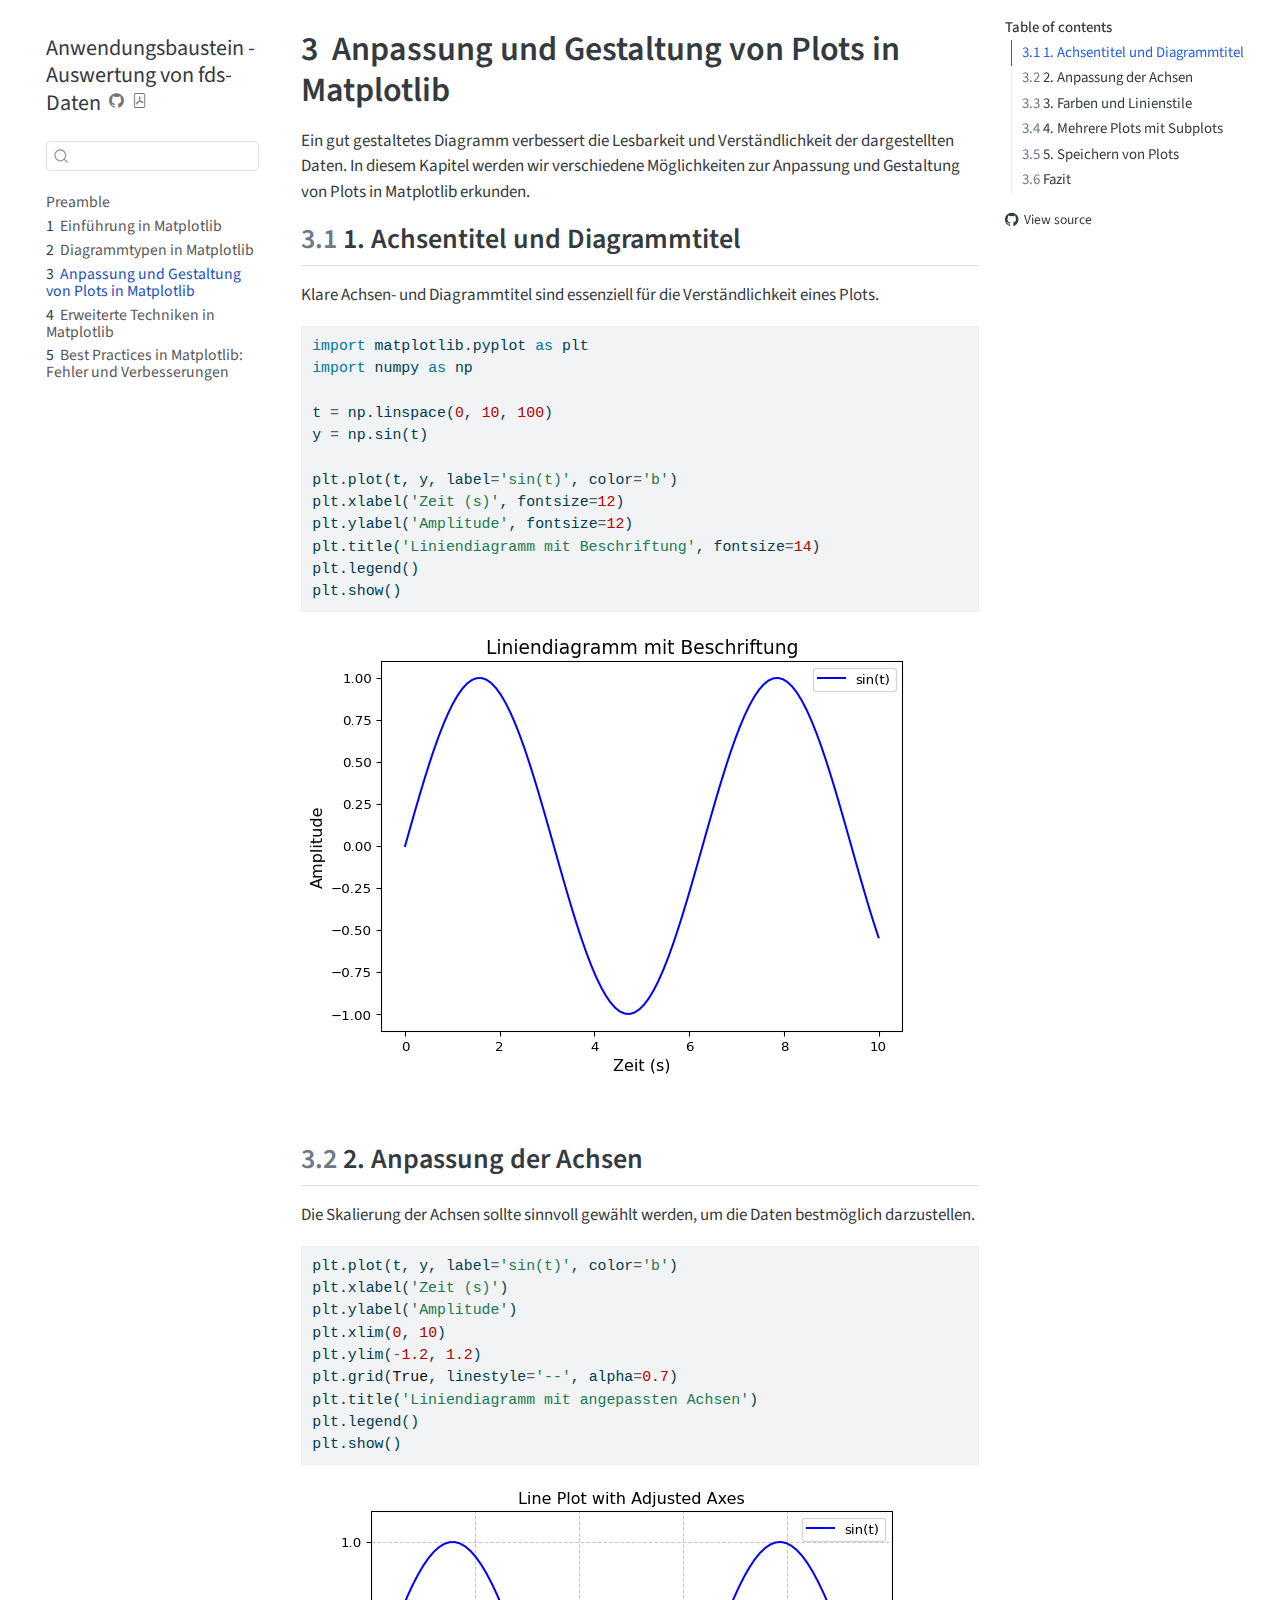
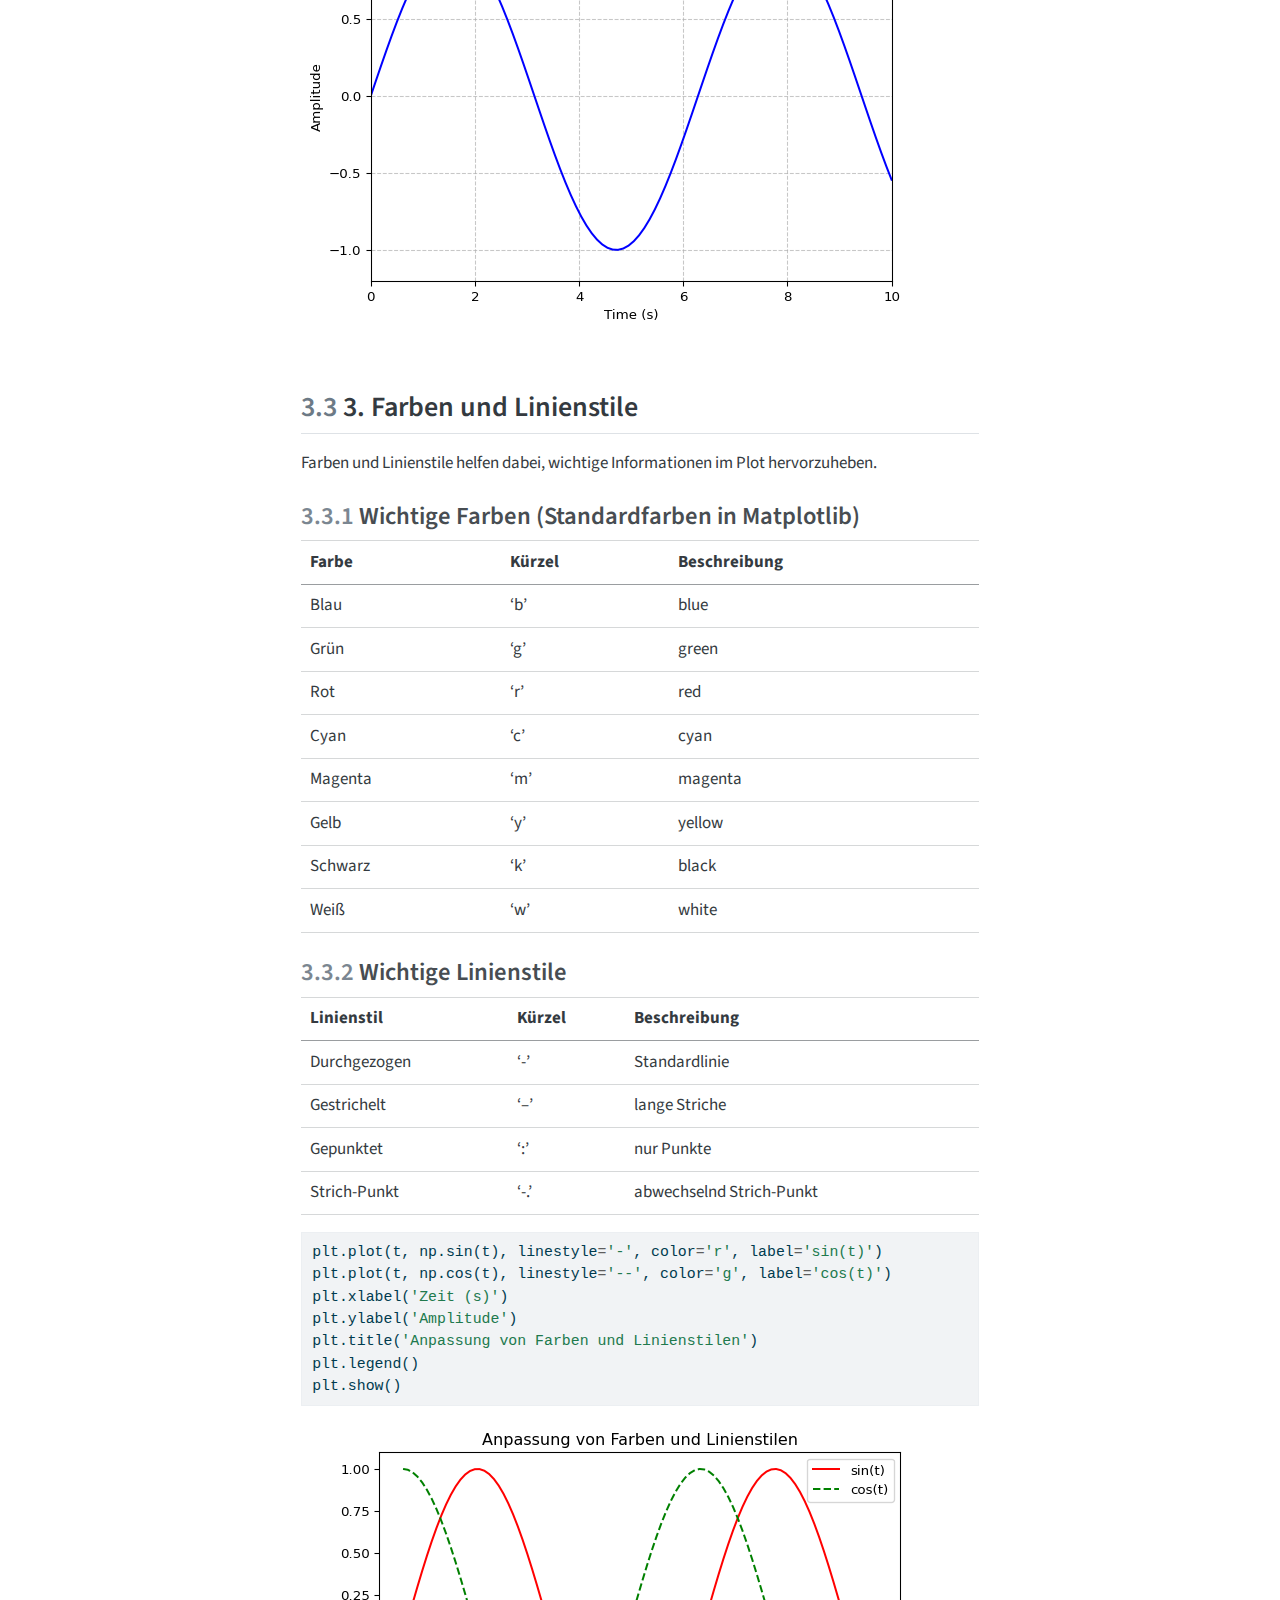
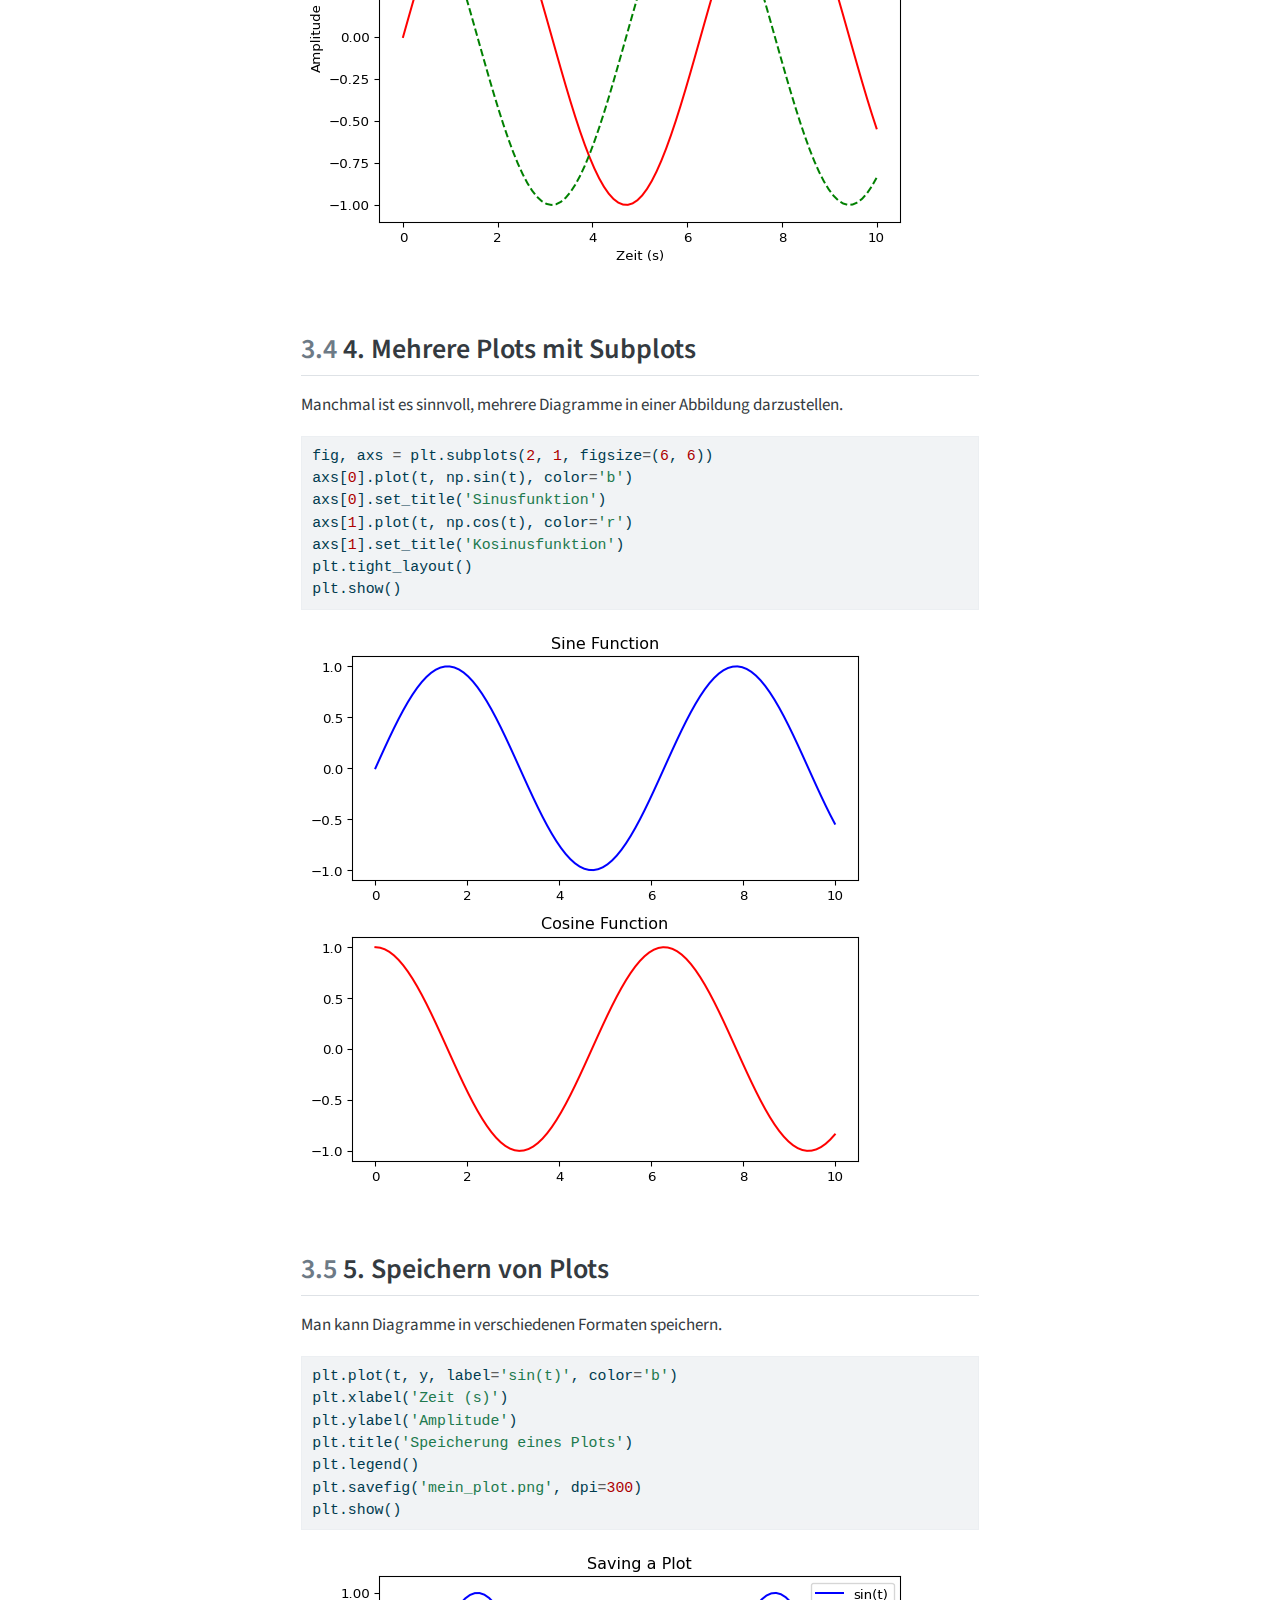
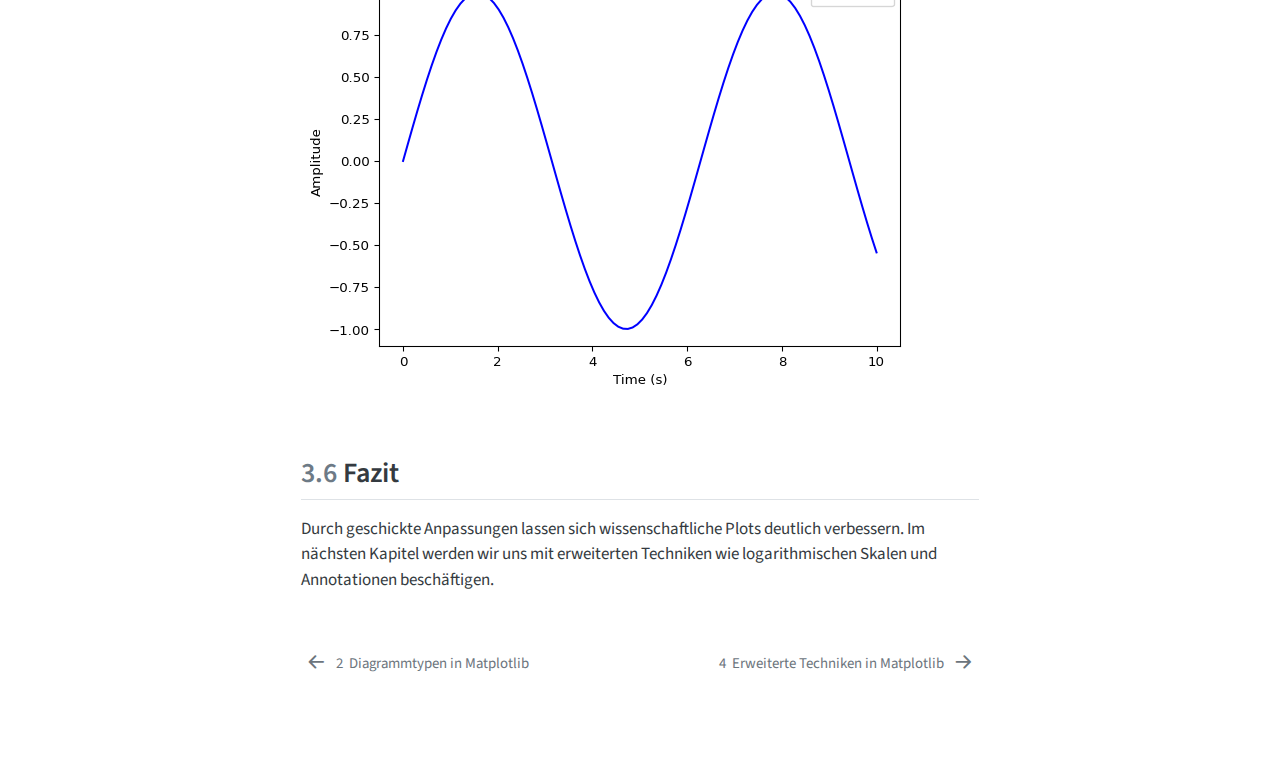
<file: output/book/skript/adapting_plots.html>
<!DOCTYPE html>
<html xmlns="http://www.w3.org/1999/xhtml" lang="en" xml:lang="en"><head>

<meta charset="utf-8">
<meta name="generator" content="quarto-1.6.42">

<meta name="viewport" content="width=device-width, initial-scale=1.0, user-scalable=yes">


<title>3&nbsp; Anpassung und Gestaltung von Plots in Matplotlib – Anwendungsbaustein - Auswertung von fds-Daten</title>
<style>
code{white-space: pre-wrap;}
span.smallcaps{font-variant: small-caps;}
div.columns{display: flex; gap: min(4vw, 1.5em);}
div.column{flex: auto; overflow-x: auto;}
div.hanging-indent{margin-left: 1.5em; text-indent: -1.5em;}
ul.task-list{list-style: none;}
ul.task-list li input[type="checkbox"] {
  width: 0.8em;
  margin: 0 0.8em 0.2em -1em; /* quarto-specific, see https://github.com/quarto-dev/quarto-cli/issues/4556 */ 
  vertical-align: middle;
}
/* CSS for syntax highlighting */
pre > code.sourceCode { white-space: pre; position: relative; }
pre > code.sourceCode > span { line-height: 1.25; }
pre > code.sourceCode > span:empty { height: 1.2em; }
.sourceCode { overflow: visible; }
code.sourceCode > span { color: inherit; text-decoration: inherit; }
div.sourceCode { margin: 1em 0; }
pre.sourceCode { margin: 0; }
@media screen {
div.sourceCode { overflow: auto; }
}
@media print {
pre > code.sourceCode { white-space: pre-wrap; }
pre > code.sourceCode > span { display: inline-block; text-indent: -5em; padding-left: 5em; }
}
pre.numberSource code
  { counter-reset: source-line 0; }
pre.numberSource code > span
  { position: relative; left: -4em; counter-increment: source-line; }
pre.numberSource code > span > a:first-child::before
  { content: counter(source-line);
    position: relative; left: -1em; text-align: right; vertical-align: baseline;
    border: none; display: inline-block;
    -webkit-touch-callout: none; -webkit-user-select: none;
    -khtml-user-select: none; -moz-user-select: none;
    -ms-user-select: none; user-select: none;
    padding: 0 4px; width: 4em;
  }
pre.numberSource { margin-left: 3em;  padding-left: 4px; }
div.sourceCode
  {   }
@media screen {
pre > code.sourceCode > span > a:first-child::before { text-decoration: underline; }
}
</style>


<script src="../site_libs/quarto-nav/quarto-nav.js"></script>
<script src="../site_libs/quarto-nav/headroom.min.js"></script>
<script src="../site_libs/clipboard/clipboard.min.js"></script>
<script src="../site_libs/quarto-search/autocomplete.umd.js"></script>
<script src="../site_libs/quarto-search/fuse.min.js"></script>
<script src="../site_libs/quarto-search/quarto-search.js"></script>
<meta name="quarto:offset" content="../">
<link href="../skript/advanced_techniques.html" rel="next">
<link href="../skript/basic_plot_types.html" rel="prev">
<script src="../site_libs/quarto-html/quarto.js"></script>
<script src="../site_libs/quarto-html/popper.min.js"></script>
<script src="../site_libs/quarto-html/tippy.umd.min.js"></script>
<script src="../site_libs/quarto-html/anchor.min.js"></script>
<link href="../site_libs/quarto-html/tippy.css" rel="stylesheet">
<link href="../site_libs/quarto-html/quarto-syntax-highlighting-2f5df379a58b258e96c21c0638c20c03.css" rel="stylesheet" id="quarto-text-highlighting-styles">
<script src="../site_libs/bootstrap/bootstrap.min.js"></script>
<link href="../site_libs/bootstrap/bootstrap-icons.css" rel="stylesheet">
<link href="../site_libs/bootstrap/bootstrap-173c08f0120535b1b8a0ba1fc00bb1ae.min.css" rel="stylesheet" append-hash="true" id="quarto-bootstrap" data-mode="light">
<script id="quarto-search-options" type="application/json">{
  "location": "sidebar",
  "copy-button": false,
  "collapse-after": 3,
  "panel-placement": "start",
  "type": "textbox",
  "limit": 50,
  "keyboard-shortcut": [
    "f",
    "/",
    "s"
  ],
  "show-item-context": false,
  "language": {
    "search-no-results-text": "No results",
    "search-matching-documents-text": "matching documents",
    "search-copy-link-title": "Copy link to search",
    "search-hide-matches-text": "Hide additional matches",
    "search-more-match-text": "more match in this document",
    "search-more-matches-text": "more matches in this document",
    "search-clear-button-title": "Clear",
    "search-text-placeholder": "",
    "search-detached-cancel-button-title": "Cancel",
    "search-submit-button-title": "Submit",
    "search-label": "Search"
  }
}</script>


</head>

<body class="nav-sidebar floating">

<div id="quarto-search-results"></div>
  <header id="quarto-header" class="headroom fixed-top">
  <nav class="quarto-secondary-nav">
    <div class="container-fluid d-flex">
      <button type="button" class="quarto-btn-toggle btn" data-bs-toggle="collapse" role="button" data-bs-target=".quarto-sidebar-collapse-item" aria-controls="quarto-sidebar" aria-expanded="false" aria-label="Toggle sidebar navigation" onclick="if (window.quartoToggleHeadroom) { window.quartoToggleHeadroom(); }">
        <i class="bi bi-layout-text-sidebar-reverse"></i>
      </button>
        <nav class="quarto-page-breadcrumbs" aria-label="breadcrumb"><ol class="breadcrumb"><li class="breadcrumb-item"><a href="../skript/adapting_plots.html"><span class="chapter-number">3</span>&nbsp; <span class="chapter-title">Anpassung und Gestaltung von Plots in Matplotlib</span></a></li></ol></nav>
        <a class="flex-grow-1" role="navigation" data-bs-toggle="collapse" data-bs-target=".quarto-sidebar-collapse-item" aria-controls="quarto-sidebar" aria-expanded="false" aria-label="Toggle sidebar navigation" onclick="if (window.quartoToggleHeadroom) { window.quartoToggleHeadroom(); }">      
        </a>
      <button type="button" class="btn quarto-search-button" aria-label="Search" onclick="window.quartoOpenSearch();">
        <i class="bi bi-search"></i>
      </button>
    </div>
  </nav>
</header>
<!-- content -->
<div id="quarto-content" class="quarto-container page-columns page-rows-contents page-layout-article">
<!-- sidebar -->
  <nav id="quarto-sidebar" class="sidebar collapse collapse-horizontal quarto-sidebar-collapse-item sidebar-navigation floating overflow-auto">
    <div class="pt-lg-2 mt-2 text-left sidebar-header">
    <div class="sidebar-title mb-0 py-0">
      <a href="../">Anwendungsbaustein - Auswertung von fds-Daten</a> 
        <div class="sidebar-tools-main">
    <a href="https://github.com/bausteine-der-datenanalyse/a-auswertung_fds_daten" title="Source Code" class="quarto-navigation-tool px-1" aria-label="Source Code"><i class="bi bi-github"></i></a>
    <a href="../Anwendungsbaustein---Auswertung-von-fds-Daten.pdf" title="Download PDF" class="quarto-navigation-tool px-1" aria-label="Download PDF"><i class="bi bi-file-pdf"></i></a>
</div>
    </div>
      </div>
        <div class="mt-2 flex-shrink-0 align-items-center">
        <div class="sidebar-search">
        <div id="quarto-search" class="" title="Search"></div>
        </div>
        </div>
    <div class="sidebar-menu-container"> 
    <ul class="list-unstyled mt-1">
        <li class="sidebar-item">
  <div class="sidebar-item-container"> 
  <a href="../index.html" class="sidebar-item-text sidebar-link">
 <span class="menu-text">Preamble</span></a>
  </div>
</li>
        <li class="sidebar-item">
  <div class="sidebar-item-container"> 
  <a href="../skript/introduction.html" class="sidebar-item-text sidebar-link">
 <span class="menu-text"><span class="chapter-number">1</span>&nbsp; <span class="chapter-title">Einführung in Matplotlib</span></span></a>
  </div>
</li>
        <li class="sidebar-item">
  <div class="sidebar-item-container"> 
  <a href="../skript/basic_plot_types.html" class="sidebar-item-text sidebar-link">
 <span class="menu-text"><span class="chapter-number">2</span>&nbsp; <span class="chapter-title">Diagrammtypen in Matplotlib</span></span></a>
  </div>
</li>
        <li class="sidebar-item">
  <div class="sidebar-item-container"> 
  <a href="../skript/adapting_plots.html" class="sidebar-item-text sidebar-link active">
 <span class="menu-text"><span class="chapter-number">3</span>&nbsp; <span class="chapter-title">Anpassung und Gestaltung von Plots in Matplotlib</span></span></a>
  </div>
</li>
        <li class="sidebar-item">
  <div class="sidebar-item-container"> 
  <a href="../skript/advanced_techniques.html" class="sidebar-item-text sidebar-link">
 <span class="menu-text"><span class="chapter-number">4</span>&nbsp; <span class="chapter-title">Erweiterte Techniken in Matplotlib</span></span></a>
  </div>
</li>
        <li class="sidebar-item">
  <div class="sidebar-item-container"> 
  <a href="../skript/scientific_plotting.html" class="sidebar-item-text sidebar-link">
 <span class="menu-text"><span class="chapter-number">5</span>&nbsp; <span class="chapter-title">Best Practices in Matplotlib: Fehler und Verbesserungen</span></span></a>
  </div>
</li>
    </ul>
    </div>
</nav>
<div id="quarto-sidebar-glass" class="quarto-sidebar-collapse-item" data-bs-toggle="collapse" data-bs-target=".quarto-sidebar-collapse-item"></div>
<!-- margin-sidebar -->
    <div id="quarto-margin-sidebar" class="sidebar margin-sidebar">
        <nav id="TOC" role="doc-toc" class="toc-active">
    <h2 id="toc-title">Table of contents</h2>
   
  <ul>
  <li><a href="#achsentitel-und-diagrammtitel" id="toc-achsentitel-und-diagrammtitel" class="nav-link active" data-scroll-target="#achsentitel-und-diagrammtitel"><span class="header-section-number">3.1</span> 1. Achsentitel und Diagrammtitel</a></li>
  <li><a href="#anpassung-der-achsen" id="toc-anpassung-der-achsen" class="nav-link" data-scroll-target="#anpassung-der-achsen"><span class="header-section-number">3.2</span> 2. Anpassung der Achsen</a></li>
  <li><a href="#farben-und-linienstile" id="toc-farben-und-linienstile" class="nav-link" data-scroll-target="#farben-und-linienstile"><span class="header-section-number">3.3</span> 3. Farben und Linienstile</a>
  <ul class="collapse">
  <li><a href="#wichtige-farben-standardfarben-in-matplotlib" id="toc-wichtige-farben-standardfarben-in-matplotlib" class="nav-link" data-scroll-target="#wichtige-farben-standardfarben-in-matplotlib"><span class="header-section-number">3.3.1</span> Wichtige Farben (Standardfarben in Matplotlib)</a></li>
  <li><a href="#wichtige-linienstile" id="toc-wichtige-linienstile" class="nav-link" data-scroll-target="#wichtige-linienstile"><span class="header-section-number">3.3.2</span> Wichtige Linienstile</a></li>
  </ul></li>
  <li><a href="#mehrere-plots-mit-subplots" id="toc-mehrere-plots-mit-subplots" class="nav-link" data-scroll-target="#mehrere-plots-mit-subplots"><span class="header-section-number">3.4</span> 4. Mehrere Plots mit Subplots</a></li>
  <li><a href="#speichern-von-plots" id="toc-speichern-von-plots" class="nav-link" data-scroll-target="#speichern-von-plots"><span class="header-section-number">3.5</span> 5. Speichern von Plots</a></li>
  <li><a href="#fazit" id="toc-fazit" class="nav-link" data-scroll-target="#fazit"><span class="header-section-number">3.6</span> Fazit</a></li>
  </ul>
<div class="toc-actions"><ul><li><a href="https://github.com/bausteine-der-datenanalyse/a-auswertung_fds_daten/blob/main/skript/adapting_plots.qmd" class="toc-action"><i class="bi bi-github"></i>View source</a></li></ul></div></nav>
    </div>
<!-- main -->
<main class="content" id="quarto-document-content">

<header id="title-block-header" class="quarto-title-block default">
<div class="quarto-title">
<h1 class="title"><span class="chapter-number">3</span>&nbsp; <span class="chapter-title">Anpassung und Gestaltung von Plots in Matplotlib</span></h1>
</div>



<div class="quarto-title-meta">

    
  
    
  </div>
  


</header>


<p>Ein gut gestaltetes Diagramm verbessert die Lesbarkeit und Verständlichkeit der dargestellten Daten. In diesem Kapitel werden wir verschiedene Möglichkeiten zur Anpassung und Gestaltung von Plots in Matplotlib erkunden.</p>
<section id="achsentitel-und-diagrammtitel" class="level2" data-number="3.1">
<h2 data-number="3.1" class="anchored" data-anchor-id="achsentitel-und-diagrammtitel"><span class="header-section-number">3.1</span> 1. Achsentitel und Diagrammtitel</h2>
<p>Klare Achsen- und Diagrammtitel sind essenziell für die Verständlichkeit eines Plots.</p>
<div id="021e5a66" class="cell" data-execution_count="1">
<div class="sourceCode cell-code" id="cb1"><pre class="sourceCode python code-with-copy"><code class="sourceCode python"><span id="cb1-1"><a href="#cb1-1" aria-hidden="true" tabindex="-1"></a><span class="im">import</span> matplotlib.pyplot <span class="im">as</span> plt</span>
<span id="cb1-2"><a href="#cb1-2" aria-hidden="true" tabindex="-1"></a><span class="im">import</span> numpy <span class="im">as</span> np</span>
<span id="cb1-3"><a href="#cb1-3" aria-hidden="true" tabindex="-1"></a></span>
<span id="cb1-4"><a href="#cb1-4" aria-hidden="true" tabindex="-1"></a>t <span class="op">=</span> np.linspace(<span class="dv">0</span>, <span class="dv">10</span>, <span class="dv">100</span>)</span>
<span id="cb1-5"><a href="#cb1-5" aria-hidden="true" tabindex="-1"></a>y <span class="op">=</span> np.sin(t)</span>
<span id="cb1-6"><a href="#cb1-6" aria-hidden="true" tabindex="-1"></a></span>
<span id="cb1-7"><a href="#cb1-7" aria-hidden="true" tabindex="-1"></a>plt.plot(t, y, label<span class="op">=</span><span class="st">'sin(t)'</span>, color<span class="op">=</span><span class="st">'b'</span>)</span>
<span id="cb1-8"><a href="#cb1-8" aria-hidden="true" tabindex="-1"></a>plt.xlabel(<span class="st">'Zeit (s)'</span>, fontsize<span class="op">=</span><span class="dv">12</span>)</span>
<span id="cb1-9"><a href="#cb1-9" aria-hidden="true" tabindex="-1"></a>plt.ylabel(<span class="st">'Amplitude'</span>, fontsize<span class="op">=</span><span class="dv">12</span>)</span>
<span id="cb1-10"><a href="#cb1-10" aria-hidden="true" tabindex="-1"></a>plt.title(<span class="st">'Liniendiagramm mit Beschriftung'</span>, fontsize<span class="op">=</span><span class="dv">14</span>)</span>
<span id="cb1-11"><a href="#cb1-11" aria-hidden="true" tabindex="-1"></a>plt.legend()</span>
<span id="cb1-12"><a href="#cb1-12" aria-hidden="true" tabindex="-1"></a>plt.show()</span></code><button title="Copy to Clipboard" class="code-copy-button"><i class="bi"></i></button></pre></div>
<div class="cell-output cell-output-display">
<div>
<figure class="figure">
<p><img src="adapting_plots_files/figure-html/cell-2-output-1.png" class="img-fluid figure-img"></p>
</figure>
</div>
</div>
</div>
</section>
<section id="anpassung-der-achsen" class="level2" data-number="3.2">
<h2 data-number="3.2" class="anchored" data-anchor-id="anpassung-der-achsen"><span class="header-section-number">3.2</span> 2. Anpassung der Achsen</h2>
<p>Die Skalierung der Achsen sollte sinnvoll gewählt werden, um die Daten bestmöglich darzustellen.</p>
<div id="a195173a" class="cell" data-execution_count="2">
<div class="sourceCode cell-code" id="cb2"><pre class="sourceCode python code-with-copy"><code class="sourceCode python"><span id="cb2-1"><a href="#cb2-1" aria-hidden="true" tabindex="-1"></a>plt.plot(t, y, label<span class="op">=</span><span class="st">'sin(t)'</span>, color<span class="op">=</span><span class="st">'b'</span>)</span>
<span id="cb2-2"><a href="#cb2-2" aria-hidden="true" tabindex="-1"></a>plt.xlabel(<span class="st">'Zeit (s)'</span>)</span>
<span id="cb2-3"><a href="#cb2-3" aria-hidden="true" tabindex="-1"></a>plt.ylabel(<span class="st">'Amplitude'</span>)</span>
<span id="cb2-4"><a href="#cb2-4" aria-hidden="true" tabindex="-1"></a>plt.xlim(<span class="dv">0</span>, <span class="dv">10</span>)</span>
<span id="cb2-5"><a href="#cb2-5" aria-hidden="true" tabindex="-1"></a>plt.ylim(<span class="op">-</span><span class="fl">1.2</span>, <span class="fl">1.2</span>)</span>
<span id="cb2-6"><a href="#cb2-6" aria-hidden="true" tabindex="-1"></a>plt.grid(<span class="va">True</span>, linestyle<span class="op">=</span><span class="st">'--'</span>, alpha<span class="op">=</span><span class="fl">0.7</span>)</span>
<span id="cb2-7"><a href="#cb2-7" aria-hidden="true" tabindex="-1"></a>plt.title(<span class="st">'Liniendiagramm mit angepassten Achsen'</span>)</span>
<span id="cb2-8"><a href="#cb2-8" aria-hidden="true" tabindex="-1"></a>plt.legend()</span>
<span id="cb2-9"><a href="#cb2-9" aria-hidden="true" tabindex="-1"></a>plt.show()</span></code><button title="Copy to Clipboard" class="code-copy-button"><i class="bi"></i></button></pre></div>
<div class="cell-output cell-output-display">
<div>
<figure class="figure">
<p><img src="adapting_plots_files/figure-html/cell-3-output-1.png" class="img-fluid figure-img"></p>
</figure>
</div>
</div>
</div>
</section>
<section id="farben-und-linienstile" class="level2" data-number="3.3">
<h2 data-number="3.3" class="anchored" data-anchor-id="farben-und-linienstile"><span class="header-section-number">3.3</span> 3. Farben und Linienstile</h2>
<p>Farben und Linienstile helfen dabei, wichtige Informationen im Plot hervorzuheben.</p>
<section id="wichtige-farben-standardfarben-in-matplotlib" class="level3" data-number="3.3.1">
<h3 data-number="3.3.1" class="anchored" data-anchor-id="wichtige-farben-standardfarben-in-matplotlib"><span class="header-section-number">3.3.1</span> Wichtige Farben (Standardfarben in Matplotlib)</h3>
<table class="table">
<thead>
<tr class="header">
<th>Farbe</th>
<th>Kürzel</th>
<th>Beschreibung</th>
</tr>
</thead>
<tbody>
<tr class="odd">
<td>Blau</td>
<td>‘b’</td>
<td>blue</td>
</tr>
<tr class="even">
<td>Grün</td>
<td>‘g’</td>
<td>green</td>
</tr>
<tr class="odd">
<td>Rot</td>
<td>‘r’</td>
<td>red</td>
</tr>
<tr class="even">
<td>Cyan</td>
<td>‘c’</td>
<td>cyan</td>
</tr>
<tr class="odd">
<td>Magenta</td>
<td>‘m’</td>
<td>magenta</td>
</tr>
<tr class="even">
<td>Gelb</td>
<td>‘y’</td>
<td>yellow</td>
</tr>
<tr class="odd">
<td>Schwarz</td>
<td>‘k’</td>
<td>black</td>
</tr>
<tr class="even">
<td>Weiß</td>
<td>‘w’</td>
<td>white</td>
</tr>
</tbody>
</table>
</section>
<section id="wichtige-linienstile" class="level3" data-number="3.3.2">
<h3 data-number="3.3.2" class="anchored" data-anchor-id="wichtige-linienstile"><span class="header-section-number">3.3.2</span> Wichtige Linienstile</h3>
<table class="table">
<thead>
<tr class="header">
<th>Linienstil</th>
<th>Kürzel</th>
<th>Beschreibung</th>
</tr>
</thead>
<tbody>
<tr class="odd">
<td>Durchgezogen</td>
<td>‘-’</td>
<td>Standardlinie</td>
</tr>
<tr class="even">
<td>Gestrichelt</td>
<td>‘–’</td>
<td>lange Striche</td>
</tr>
<tr class="odd">
<td>Gepunktet</td>
<td>‘:’</td>
<td>nur Punkte</td>
</tr>
<tr class="even">
<td>Strich-Punkt</td>
<td>‘-.’</td>
<td>abwechselnd Strich-Punkt</td>
</tr>
</tbody>
</table>
<div id="2fc92881" class="cell" data-execution_count="3">
<div class="sourceCode cell-code" id="cb3"><pre class="sourceCode python code-with-copy"><code class="sourceCode python"><span id="cb3-1"><a href="#cb3-1" aria-hidden="true" tabindex="-1"></a>plt.plot(t, np.sin(t), linestyle<span class="op">=</span><span class="st">'-'</span>, color<span class="op">=</span><span class="st">'r'</span>, label<span class="op">=</span><span class="st">'sin(t)'</span>)</span>
<span id="cb3-2"><a href="#cb3-2" aria-hidden="true" tabindex="-1"></a>plt.plot(t, np.cos(t), linestyle<span class="op">=</span><span class="st">'--'</span>, color<span class="op">=</span><span class="st">'g'</span>, label<span class="op">=</span><span class="st">'cos(t)'</span>)</span>
<span id="cb3-3"><a href="#cb3-3" aria-hidden="true" tabindex="-1"></a>plt.xlabel(<span class="st">'Zeit (s)'</span>)</span>
<span id="cb3-4"><a href="#cb3-4" aria-hidden="true" tabindex="-1"></a>plt.ylabel(<span class="st">'Amplitude'</span>)</span>
<span id="cb3-5"><a href="#cb3-5" aria-hidden="true" tabindex="-1"></a>plt.title(<span class="st">'Anpassung von Farben und Linienstilen'</span>)</span>
<span id="cb3-6"><a href="#cb3-6" aria-hidden="true" tabindex="-1"></a>plt.legend()</span>
<span id="cb3-7"><a href="#cb3-7" aria-hidden="true" tabindex="-1"></a>plt.show()</span></code><button title="Copy to Clipboard" class="code-copy-button"><i class="bi"></i></button></pre></div>
<div class="cell-output cell-output-display">
<div>
<figure class="figure">
<p><img src="adapting_plots_files/figure-html/cell-4-output-1.png" class="img-fluid figure-img"></p>
</figure>
</div>
</div>
</div>
</section>
</section>
<section id="mehrere-plots-mit-subplots" class="level2" data-number="3.4">
<h2 data-number="3.4" class="anchored" data-anchor-id="mehrere-plots-mit-subplots"><span class="header-section-number">3.4</span> 4. Mehrere Plots mit Subplots</h2>
<p>Manchmal ist es sinnvoll, mehrere Diagramme in einer Abbildung darzustellen.</p>
<div id="88d4530c" class="cell" data-execution_count="4">
<div class="sourceCode cell-code" id="cb4"><pre class="sourceCode python code-with-copy"><code class="sourceCode python"><span id="cb4-1"><a href="#cb4-1" aria-hidden="true" tabindex="-1"></a>fig, axs <span class="op">=</span> plt.subplots(<span class="dv">2</span>, <span class="dv">1</span>, figsize<span class="op">=</span>(<span class="dv">6</span>, <span class="dv">6</span>))</span>
<span id="cb4-2"><a href="#cb4-2" aria-hidden="true" tabindex="-1"></a>axs[<span class="dv">0</span>].plot(t, np.sin(t), color<span class="op">=</span><span class="st">'b'</span>)</span>
<span id="cb4-3"><a href="#cb4-3" aria-hidden="true" tabindex="-1"></a>axs[<span class="dv">0</span>].set_title(<span class="st">'Sinusfunktion'</span>)</span>
<span id="cb4-4"><a href="#cb4-4" aria-hidden="true" tabindex="-1"></a>axs[<span class="dv">1</span>].plot(t, np.cos(t), color<span class="op">=</span><span class="st">'r'</span>)</span>
<span id="cb4-5"><a href="#cb4-5" aria-hidden="true" tabindex="-1"></a>axs[<span class="dv">1</span>].set_title(<span class="st">'Kosinusfunktion'</span>)</span>
<span id="cb4-6"><a href="#cb4-6" aria-hidden="true" tabindex="-1"></a>plt.tight_layout()</span>
<span id="cb4-7"><a href="#cb4-7" aria-hidden="true" tabindex="-1"></a>plt.show()</span></code><button title="Copy to Clipboard" class="code-copy-button"><i class="bi"></i></button></pre></div>
<div class="cell-output cell-output-display">
<div>
<figure class="figure">
<p><img src="adapting_plots_files/figure-html/cell-5-output-1.png" class="img-fluid figure-img"></p>
</figure>
</div>
</div>
</div>
</section>
<section id="speichern-von-plots" class="level2" data-number="3.5">
<h2 data-number="3.5" class="anchored" data-anchor-id="speichern-von-plots"><span class="header-section-number">3.5</span> 5. Speichern von Plots</h2>
<p>Man kann Diagramme in verschiedenen Formaten speichern.</p>
<div id="10e4d010" class="cell" data-execution_count="5">
<div class="sourceCode cell-code" id="cb5"><pre class="sourceCode python code-with-copy"><code class="sourceCode python"><span id="cb5-1"><a href="#cb5-1" aria-hidden="true" tabindex="-1"></a>plt.plot(t, y, label<span class="op">=</span><span class="st">'sin(t)'</span>, color<span class="op">=</span><span class="st">'b'</span>)</span>
<span id="cb5-2"><a href="#cb5-2" aria-hidden="true" tabindex="-1"></a>plt.xlabel(<span class="st">'Zeit (s)'</span>)</span>
<span id="cb5-3"><a href="#cb5-3" aria-hidden="true" tabindex="-1"></a>plt.ylabel(<span class="st">'Amplitude'</span>)</span>
<span id="cb5-4"><a href="#cb5-4" aria-hidden="true" tabindex="-1"></a>plt.title(<span class="st">'Speicherung eines Plots'</span>)</span>
<span id="cb5-5"><a href="#cb5-5" aria-hidden="true" tabindex="-1"></a>plt.legend()</span>
<span id="cb5-6"><a href="#cb5-6" aria-hidden="true" tabindex="-1"></a>plt.savefig(<span class="st">'mein_plot.png'</span>, dpi<span class="op">=</span><span class="dv">300</span>)</span>
<span id="cb5-7"><a href="#cb5-7" aria-hidden="true" tabindex="-1"></a>plt.show()</span></code><button title="Copy to Clipboard" class="code-copy-button"><i class="bi"></i></button></pre></div>
<div class="cell-output cell-output-display">
<div>
<figure class="figure">
<p><img src="adapting_plots_files/figure-html/cell-6-output-1.png" class="img-fluid figure-img"></p>
</figure>
</div>
</div>
</div>
</section>
<section id="fazit" class="level2" data-number="3.6">
<h2 data-number="3.6" class="anchored" data-anchor-id="fazit"><span class="header-section-number">3.6</span> Fazit</h2>
<p>Durch geschickte Anpassungen lassen sich wissenschaftliche Plots deutlich verbessern. Im nächsten Kapitel werden wir uns mit erweiterten Techniken wie logarithmischen Skalen und Annotationen beschäftigen.</p>


</section>

</main> <!-- /main -->
<script id="quarto-html-after-body" type="application/javascript">
window.document.addEventListener("DOMContentLoaded", function (event) {
  const toggleBodyColorMode = (bsSheetEl) => {
    const mode = bsSheetEl.getAttribute("data-mode");
    const bodyEl = window.document.querySelector("body");
    if (mode === "dark") {
      bodyEl.classList.add("quarto-dark");
      bodyEl.classList.remove("quarto-light");
    } else {
      bodyEl.classList.add("quarto-light");
      bodyEl.classList.remove("quarto-dark");
    }
  }
  const toggleBodyColorPrimary = () => {
    const bsSheetEl = window.document.querySelector("link#quarto-bootstrap");
    if (bsSheetEl) {
      toggleBodyColorMode(bsSheetEl);
    }
  }
  toggleBodyColorPrimary();  
  const icon = "";
  const anchorJS = new window.AnchorJS();
  anchorJS.options = {
    placement: 'right',
    icon: icon
  };
  anchorJS.add('.anchored');
  const isCodeAnnotation = (el) => {
    for (const clz of el.classList) {
      if (clz.startsWith('code-annotation-')) {                     
        return true;
      }
    }
    return false;
  }
  const onCopySuccess = function(e) {
    // button target
    const button = e.trigger;
    // don't keep focus
    button.blur();
    // flash "checked"
    button.classList.add('code-copy-button-checked');
    var currentTitle = button.getAttribute("title");
    button.setAttribute("title", "Copied!");
    let tooltip;
    if (window.bootstrap) {
      button.setAttribute("data-bs-toggle", "tooltip");
      button.setAttribute("data-bs-placement", "left");
      button.setAttribute("data-bs-title", "Copied!");
      tooltip = new bootstrap.Tooltip(button, 
        { trigger: "manual", 
          customClass: "code-copy-button-tooltip",
          offset: [0, -8]});
      tooltip.show();    
    }
    setTimeout(function() {
      if (tooltip) {
        tooltip.hide();
        button.removeAttribute("data-bs-title");
        button.removeAttribute("data-bs-toggle");
        button.removeAttribute("data-bs-placement");
      }
      button.setAttribute("title", currentTitle);
      button.classList.remove('code-copy-button-checked');
    }, 1000);
    // clear code selection
    e.clearSelection();
  }
  const getTextToCopy = function(trigger) {
      const codeEl = trigger.previousElementSibling.cloneNode(true);
      for (const childEl of codeEl.children) {
        if (isCodeAnnotation(childEl)) {
          childEl.remove();
        }
      }
      return codeEl.innerText;
  }
  const clipboard = new window.ClipboardJS('.code-copy-button:not([data-in-quarto-modal])', {
    text: getTextToCopy
  });
  clipboard.on('success', onCopySuccess);
  if (window.document.getElementById('quarto-embedded-source-code-modal')) {
    const clipboardModal = new window.ClipboardJS('.code-copy-button[data-in-quarto-modal]', {
      text: getTextToCopy,
      container: window.document.getElementById('quarto-embedded-source-code-modal')
    });
    clipboardModal.on('success', onCopySuccess);
  }
    var localhostRegex = new RegExp(/^(?:http|https):\/\/localhost\:?[0-9]*\//);
    var mailtoRegex = new RegExp(/^mailto:/);
      var filterRegex = new RegExp('/' + window.location.host + '/');
    var isInternal = (href) => {
        return filterRegex.test(href) || localhostRegex.test(href) || mailtoRegex.test(href);
    }
    // Inspect non-navigation links and adorn them if external
 	var links = window.document.querySelectorAll('a[href]:not(.nav-link):not(.navbar-brand):not(.toc-action):not(.sidebar-link):not(.sidebar-item-toggle):not(.pagination-link):not(.no-external):not([aria-hidden]):not(.dropdown-item):not(.quarto-navigation-tool):not(.about-link)');
    for (var i=0; i<links.length; i++) {
      const link = links[i];
      if (!isInternal(link.href)) {
        // undo the damage that might have been done by quarto-nav.js in the case of
        // links that we want to consider external
        if (link.dataset.originalHref !== undefined) {
          link.href = link.dataset.originalHref;
        }
      }
    }
  function tippyHover(el, contentFn, onTriggerFn, onUntriggerFn) {
    const config = {
      allowHTML: true,
      maxWidth: 500,
      delay: 100,
      arrow: false,
      appendTo: function(el) {
          return el.parentElement;
      },
      interactive: true,
      interactiveBorder: 10,
      theme: 'quarto',
      placement: 'bottom-start',
    };
    if (contentFn) {
      config.content = contentFn;
    }
    if (onTriggerFn) {
      config.onTrigger = onTriggerFn;
    }
    if (onUntriggerFn) {
      config.onUntrigger = onUntriggerFn;
    }
    window.tippy(el, config); 
  }
  const noterefs = window.document.querySelectorAll('a[role="doc-noteref"]');
  for (var i=0; i<noterefs.length; i++) {
    const ref = noterefs[i];
    tippyHover(ref, function() {
      // use id or data attribute instead here
      let href = ref.getAttribute('data-footnote-href') || ref.getAttribute('href');
      try { href = new URL(href).hash; } catch {}
      const id = href.replace(/^#\/?/, "");
      const note = window.document.getElementById(id);
      if (note) {
        return note.innerHTML;
      } else {
        return "";
      }
    });
  }
  const xrefs = window.document.querySelectorAll('a.quarto-xref');
  const processXRef = (id, note) => {
    // Strip column container classes
    const stripColumnClz = (el) => {
      el.classList.remove("page-full", "page-columns");
      if (el.children) {
        for (const child of el.children) {
          stripColumnClz(child);
        }
      }
    }
    stripColumnClz(note)
    if (id === null || id.startsWith('sec-')) {
      // Special case sections, only their first couple elements
      const container = document.createElement("div");
      if (note.children && note.children.length > 2) {
        container.appendChild(note.children[0].cloneNode(true));
        for (let i = 1; i < note.children.length; i++) {
          const child = note.children[i];
          if (child.tagName === "P" && child.innerText === "") {
            continue;
          } else {
            container.appendChild(child.cloneNode(true));
            break;
          }
        }
        if (window.Quarto?.typesetMath) {
          window.Quarto.typesetMath(container);
        }
        return container.innerHTML
      } else {
        if (window.Quarto?.typesetMath) {
          window.Quarto.typesetMath(note);
        }
        return note.innerHTML;
      }
    } else {
      // Remove any anchor links if they are present
      const anchorLink = note.querySelector('a.anchorjs-link');
      if (anchorLink) {
        anchorLink.remove();
      }
      if (window.Quarto?.typesetMath) {
        window.Quarto.typesetMath(note);
      }
      if (note.classList.contains("callout")) {
        return note.outerHTML;
      } else {
        return note.innerHTML;
      }
    }
  }
  for (var i=0; i<xrefs.length; i++) {
    const xref = xrefs[i];
    tippyHover(xref, undefined, function(instance) {
      instance.disable();
      let url = xref.getAttribute('href');
      let hash = undefined; 
      if (url.startsWith('#')) {
        hash = url;
      } else {
        try { hash = new URL(url).hash; } catch {}
      }
      if (hash) {
        const id = hash.replace(/^#\/?/, "");
        const note = window.document.getElementById(id);
        if (note !== null) {
          try {
            const html = processXRef(id, note.cloneNode(true));
            instance.setContent(html);
          } finally {
            instance.enable();
            instance.show();
          }
        } else {
          // See if we can fetch this
          fetch(url.split('#')[0])
          .then(res => res.text())
          .then(html => {
            const parser = new DOMParser();
            const htmlDoc = parser.parseFromString(html, "text/html");
            const note = htmlDoc.getElementById(id);
            if (note !== null) {
              const html = processXRef(id, note);
              instance.setContent(html);
            } 
          }).finally(() => {
            instance.enable();
            instance.show();
          });
        }
      } else {
        // See if we can fetch a full url (with no hash to target)
        // This is a special case and we should probably do some content thinning / targeting
        fetch(url)
        .then(res => res.text())
        .then(html => {
          const parser = new DOMParser();
          const htmlDoc = parser.parseFromString(html, "text/html");
          const note = htmlDoc.querySelector('main.content');
          if (note !== null) {
            // This should only happen for chapter cross references
            // (since there is no id in the URL)
            // remove the first header
            if (note.children.length > 0 && note.children[0].tagName === "HEADER") {
              note.children[0].remove();
            }
            const html = processXRef(null, note);
            instance.setContent(html);
          } 
        }).finally(() => {
          instance.enable();
          instance.show();
        });
      }
    }, function(instance) {
    });
  }
      let selectedAnnoteEl;
      const selectorForAnnotation = ( cell, annotation) => {
        let cellAttr = 'data-code-cell="' + cell + '"';
        let lineAttr = 'data-code-annotation="' +  annotation + '"';
        const selector = 'span[' + cellAttr + '][' + lineAttr + ']';
        return selector;
      }
      const selectCodeLines = (annoteEl) => {
        const doc = window.document;
        const targetCell = annoteEl.getAttribute("data-target-cell");
        const targetAnnotation = annoteEl.getAttribute("data-target-annotation");
        const annoteSpan = window.document.querySelector(selectorForAnnotation(targetCell, targetAnnotation));
        const lines = annoteSpan.getAttribute("data-code-lines").split(",");
        const lineIds = lines.map((line) => {
          return targetCell + "-" + line;
        })
        let top = null;
        let height = null;
        let parent = null;
        if (lineIds.length > 0) {
            //compute the position of the single el (top and bottom and make a div)
            const el = window.document.getElementById(lineIds[0]);
            top = el.offsetTop;
            height = el.offsetHeight;
            parent = el.parentElement.parentElement;
          if (lineIds.length > 1) {
            const lastEl = window.document.getElementById(lineIds[lineIds.length - 1]);
            const bottom = lastEl.offsetTop + lastEl.offsetHeight;
            height = bottom - top;
          }
          if (top !== null && height !== null && parent !== null) {
            // cook up a div (if necessary) and position it 
            let div = window.document.getElementById("code-annotation-line-highlight");
            if (div === null) {
              div = window.document.createElement("div");
              div.setAttribute("id", "code-annotation-line-highlight");
              div.style.position = 'absolute';
              parent.appendChild(div);
            }
            div.style.top = top - 2 + "px";
            div.style.height = height + 4 + "px";
            div.style.left = 0;
            let gutterDiv = window.document.getElementById("code-annotation-line-highlight-gutter");
            if (gutterDiv === null) {
              gutterDiv = window.document.createElement("div");
              gutterDiv.setAttribute("id", "code-annotation-line-highlight-gutter");
              gutterDiv.style.position = 'absolute';
              const codeCell = window.document.getElementById(targetCell);
              const gutter = codeCell.querySelector('.code-annotation-gutter');
              gutter.appendChild(gutterDiv);
            }
            gutterDiv.style.top = top - 2 + "px";
            gutterDiv.style.height = height + 4 + "px";
          }
          selectedAnnoteEl = annoteEl;
        }
      };
      const unselectCodeLines = () => {
        const elementsIds = ["code-annotation-line-highlight", "code-annotation-line-highlight-gutter"];
        elementsIds.forEach((elId) => {
          const div = window.document.getElementById(elId);
          if (div) {
            div.remove();
          }
        });
        selectedAnnoteEl = undefined;
      };
        // Handle positioning of the toggle
    window.addEventListener(
      "resize",
      throttle(() => {
        elRect = undefined;
        if (selectedAnnoteEl) {
          selectCodeLines(selectedAnnoteEl);
        }
      }, 10)
    );
    function throttle(fn, ms) {
    let throttle = false;
    let timer;
      return (...args) => {
        if(!throttle) { // first call gets through
            fn.apply(this, args);
            throttle = true;
        } else { // all the others get throttled
            if(timer) clearTimeout(timer); // cancel #2
            timer = setTimeout(() => {
              fn.apply(this, args);
              timer = throttle = false;
            }, ms);
        }
      };
    }
      // Attach click handler to the DT
      const annoteDls = window.document.querySelectorAll('dt[data-target-cell]');
      for (const annoteDlNode of annoteDls) {
        annoteDlNode.addEventListener('click', (event) => {
          const clickedEl = event.target;
          if (clickedEl !== selectedAnnoteEl) {
            unselectCodeLines();
            const activeEl = window.document.querySelector('dt[data-target-cell].code-annotation-active');
            if (activeEl) {
              activeEl.classList.remove('code-annotation-active');
            }
            selectCodeLines(clickedEl);
            clickedEl.classList.add('code-annotation-active');
          } else {
            // Unselect the line
            unselectCodeLines();
            clickedEl.classList.remove('code-annotation-active');
          }
        });
      }
  const findCites = (el) => {
    const parentEl = el.parentElement;
    if (parentEl) {
      const cites = parentEl.dataset.cites;
      if (cites) {
        return {
          el,
          cites: cites.split(' ')
        };
      } else {
        return findCites(el.parentElement)
      }
    } else {
      return undefined;
    }
  };
  var bibliorefs = window.document.querySelectorAll('a[role="doc-biblioref"]');
  for (var i=0; i<bibliorefs.length; i++) {
    const ref = bibliorefs[i];
    const citeInfo = findCites(ref);
    if (citeInfo) {
      tippyHover(citeInfo.el, function() {
        var popup = window.document.createElement('div');
        citeInfo.cites.forEach(function(cite) {
          var citeDiv = window.document.createElement('div');
          citeDiv.classList.add('hanging-indent');
          citeDiv.classList.add('csl-entry');
          var biblioDiv = window.document.getElementById('ref-' + cite);
          if (biblioDiv) {
            citeDiv.innerHTML = biblioDiv.innerHTML;
          }
          popup.appendChild(citeDiv);
        });
        return popup.innerHTML;
      });
    }
  }
});
</script>
<nav class="page-navigation">
  <div class="nav-page nav-page-previous">
      <a href="../skript/basic_plot_types.html" class="pagination-link" aria-label="Diagrammtypen in Matplotlib">
        <i class="bi bi-arrow-left-short"></i> <span class="nav-page-text"><span class="chapter-number">2</span>&nbsp; <span class="chapter-title">Diagrammtypen in Matplotlib</span></span>
      </a>          
  </div>
  <div class="nav-page nav-page-next">
      <a href="../skript/advanced_techniques.html" class="pagination-link" aria-label="Erweiterte Techniken in Matplotlib">
        <span class="nav-page-text"><span class="chapter-number">4</span>&nbsp; <span class="chapter-title">Erweiterte Techniken in Matplotlib</span></span> <i class="bi bi-arrow-right-short"></i>
      </a>
  </div>
</nav>
</div> <!-- /content -->




<footer class="footer"><div class="nav-footer"><div class="nav-footer-center"><div class="toc-actions d-sm-block d-md-none"><ul><li><a href="https://github.com/bausteine-der-datenanalyse/a-auswertung_fds_daten/blob/main/skript/adapting_plots.qmd" class="toc-action"><i class="bi bi-github"></i>View source</a></li></ul></div></div></div></footer></body></html>
</file>
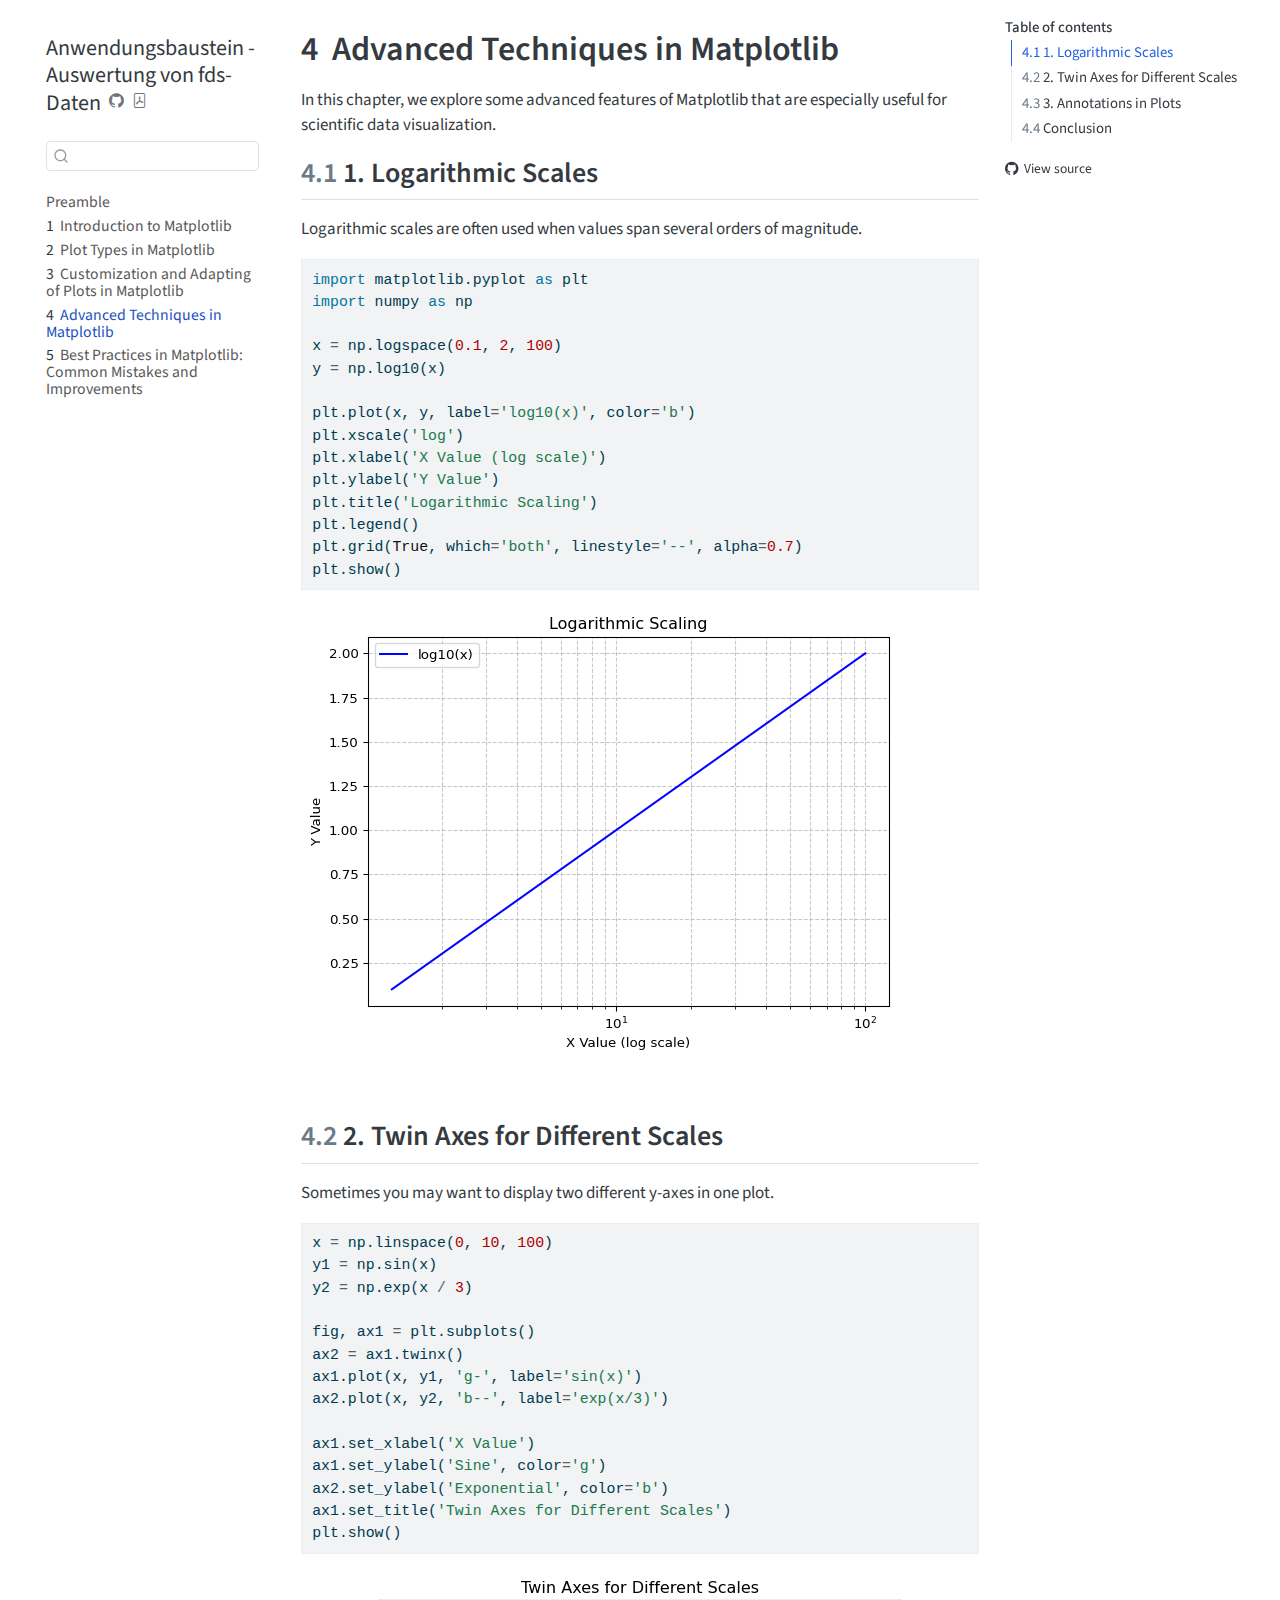
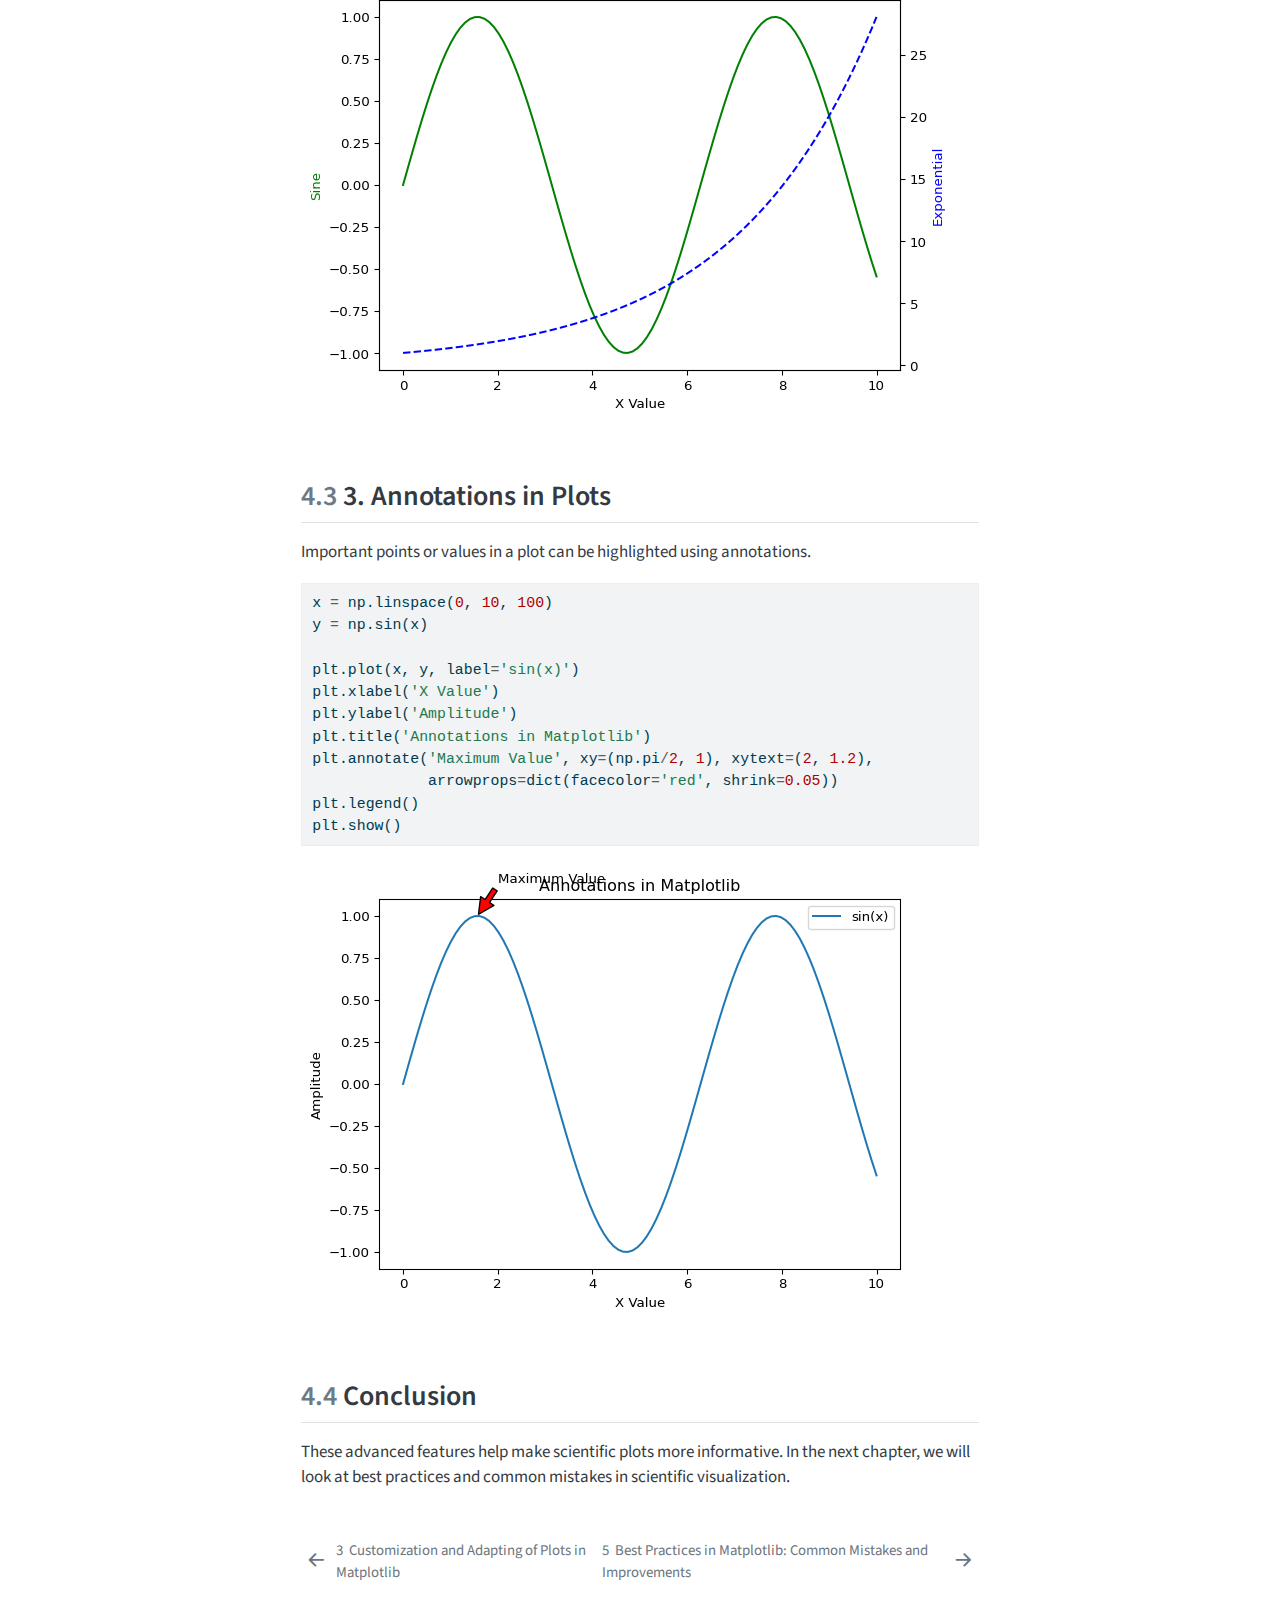
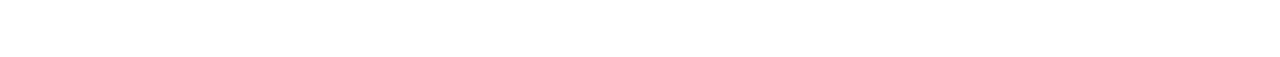
<file: output/book/skript/advanced_techniques.html>
<!DOCTYPE html>
<html xmlns="http://www.w3.org/1999/xhtml" lang="en" xml:lang="en"><head>

<meta charset="utf-8">
<meta name="generator" content="quarto-1.6.42">

<meta name="viewport" content="width=device-width, initial-scale=1.0, user-scalable=yes">


<title>4&nbsp; Advanced Techniques in Matplotlib – Anwendungsbaustein - Auswertung von fds-Daten</title>
<style>
code{white-space: pre-wrap;}
span.smallcaps{font-variant: small-caps;}
div.columns{display: flex; gap: min(4vw, 1.5em);}
div.column{flex: auto; overflow-x: auto;}
div.hanging-indent{margin-left: 1.5em; text-indent: -1.5em;}
ul.task-list{list-style: none;}
ul.task-list li input[type="checkbox"] {
  width: 0.8em;
  margin: 0 0.8em 0.2em -1em; /* quarto-specific, see https://github.com/quarto-dev/quarto-cli/issues/4556 */ 
  vertical-align: middle;
}
/* CSS for syntax highlighting */
pre > code.sourceCode { white-space: pre; position: relative; }
pre > code.sourceCode > span { line-height: 1.25; }
pre > code.sourceCode > span:empty { height: 1.2em; }
.sourceCode { overflow: visible; }
code.sourceCode > span { color: inherit; text-decoration: inherit; }
div.sourceCode { margin: 1em 0; }
pre.sourceCode { margin: 0; }
@media screen {
div.sourceCode { overflow: auto; }
}
@media print {
pre > code.sourceCode { white-space: pre-wrap; }
pre > code.sourceCode > span { display: inline-block; text-indent: -5em; padding-left: 5em; }
}
pre.numberSource code
  { counter-reset: source-line 0; }
pre.numberSource code > span
  { position: relative; left: -4em; counter-increment: source-line; }
pre.numberSource code > span > a:first-child::before
  { content: counter(source-line);
    position: relative; left: -1em; text-align: right; vertical-align: baseline;
    border: none; display: inline-block;
    -webkit-touch-callout: none; -webkit-user-select: none;
    -khtml-user-select: none; -moz-user-select: none;
    -ms-user-select: none; user-select: none;
    padding: 0 4px; width: 4em;
  }
pre.numberSource { margin-left: 3em;  padding-left: 4px; }
div.sourceCode
  {   }
@media screen {
pre > code.sourceCode > span > a:first-child::before { text-decoration: underline; }
}
</style>


<script src="../site_libs/quarto-nav/quarto-nav.js"></script>
<script src="../site_libs/quarto-nav/headroom.min.js"></script>
<script src="../site_libs/clipboard/clipboard.min.js"></script>
<script src="../site_libs/quarto-search/autocomplete.umd.js"></script>
<script src="../site_libs/quarto-search/fuse.min.js"></script>
<script src="../site_libs/quarto-search/quarto-search.js"></script>
<meta name="quarto:offset" content="../">
<link href="../skript/scientific_plotting.html" rel="next">
<link href="../skript/adapting_plots.html" rel="prev">
<script src="../site_libs/quarto-html/quarto.js"></script>
<script src="../site_libs/quarto-html/popper.min.js"></script>
<script src="../site_libs/quarto-html/tippy.umd.min.js"></script>
<script src="../site_libs/quarto-html/anchor.min.js"></script>
<link href="../site_libs/quarto-html/tippy.css" rel="stylesheet">
<link href="../site_libs/quarto-html/quarto-syntax-highlighting-2f5df379a58b258e96c21c0638c20c03.css" rel="stylesheet" id="quarto-text-highlighting-styles">
<script src="../site_libs/bootstrap/bootstrap.min.js"></script>
<link href="../site_libs/bootstrap/bootstrap-icons.css" rel="stylesheet">
<link href="../site_libs/bootstrap/bootstrap-81892d67c6241247f2c4f8ce88ed6504.min.css" rel="stylesheet" append-hash="true" id="quarto-bootstrap" data-mode="light">
<script id="quarto-search-options" type="application/json">{
  "location": "sidebar",
  "copy-button": false,
  "collapse-after": 3,
  "panel-placement": "start",
  "type": "textbox",
  "limit": 50,
  "keyboard-shortcut": [
    "f",
    "/",
    "s"
  ],
  "show-item-context": false,
  "language": {
    "search-no-results-text": "No results",
    "search-matching-documents-text": "matching documents",
    "search-copy-link-title": "Copy link to search",
    "search-hide-matches-text": "Hide additional matches",
    "search-more-match-text": "more match in this document",
    "search-more-matches-text": "more matches in this document",
    "search-clear-button-title": "Clear",
    "search-text-placeholder": "",
    "search-detached-cancel-button-title": "Cancel",
    "search-submit-button-title": "Submit",
    "search-label": "Search"
  }
}</script>


</head>

<body class="nav-sidebar floating">

<div id="quarto-search-results"></div>
  <header id="quarto-header" class="headroom fixed-top">
  <nav class="quarto-secondary-nav">
    <div class="container-fluid d-flex">
      <button type="button" class="quarto-btn-toggle btn" data-bs-toggle="collapse" role="button" data-bs-target=".quarto-sidebar-collapse-item" aria-controls="quarto-sidebar" aria-expanded="false" aria-label="Toggle sidebar navigation" onclick="if (window.quartoToggleHeadroom) { window.quartoToggleHeadroom(); }">
        <i class="bi bi-layout-text-sidebar-reverse"></i>
      </button>
        <nav class="quarto-page-breadcrumbs" aria-label="breadcrumb"><ol class="breadcrumb"><li class="breadcrumb-item"><a href="../skript/advanced_techniques.html"><span class="chapter-number">4</span>&nbsp; <span class="chapter-title">Advanced Techniques in Matplotlib</span></a></li></ol></nav>
        <a class="flex-grow-1" role="navigation" data-bs-toggle="collapse" data-bs-target=".quarto-sidebar-collapse-item" aria-controls="quarto-sidebar" aria-expanded="false" aria-label="Toggle sidebar navigation" onclick="if (window.quartoToggleHeadroom) { window.quartoToggleHeadroom(); }">      
        </a>
      <button type="button" class="btn quarto-search-button" aria-label="Search" onclick="window.quartoOpenSearch();">
        <i class="bi bi-search"></i>
      </button>
    </div>
  </nav>
</header>
<!-- content -->
<div id="quarto-content" class="quarto-container page-columns page-rows-contents page-layout-article">
<!-- sidebar -->
  <nav id="quarto-sidebar" class="sidebar collapse collapse-horizontal quarto-sidebar-collapse-item sidebar-navigation floating overflow-auto">
    <div class="pt-lg-2 mt-2 text-left sidebar-header">
    <div class="sidebar-title mb-0 py-0">
      <a href="../">Anwendungsbaustein - Auswertung von fds-Daten</a> 
        <div class="sidebar-tools-main">
    <a href="https://github.com/bausteine-der-datenanalyse/a-auswertung_fds_daten" title="Source Code" class="quarto-navigation-tool px-1" aria-label="Source Code"><i class="bi bi-github"></i></a>
    <a href="../Anwendungsbaustein---Auswertung-von-fds-Daten.pdf" title="Download PDF" class="quarto-navigation-tool px-1" aria-label="Download PDF"><i class="bi bi-file-pdf"></i></a>
</div>
    </div>
      </div>
        <div class="mt-2 flex-shrink-0 align-items-center">
        <div class="sidebar-search">
        <div id="quarto-search" class="" title="Search"></div>
        </div>
        </div>
    <div class="sidebar-menu-container"> 
    <ul class="list-unstyled mt-1">
        <li class="sidebar-item">
  <div class="sidebar-item-container"> 
  <a href="../index.html" class="sidebar-item-text sidebar-link">
 <span class="menu-text">Preamble</span></a>
  </div>
</li>
        <li class="sidebar-item">
  <div class="sidebar-item-container"> 
  <a href="../skript/introduction.html" class="sidebar-item-text sidebar-link">
 <span class="menu-text"><span class="chapter-number">1</span>&nbsp; <span class="chapter-title">Introduction to Matplotlib</span></span></a>
  </div>
</li>
        <li class="sidebar-item">
  <div class="sidebar-item-container"> 
  <a href="../skript/basic_plot_types.html" class="sidebar-item-text sidebar-link">
 <span class="menu-text"><span class="chapter-number">2</span>&nbsp; <span class="chapter-title">Plot Types in Matplotlib</span></span></a>
  </div>
</li>
        <li class="sidebar-item">
  <div class="sidebar-item-container"> 
  <a href="../skript/adapting_plots.html" class="sidebar-item-text sidebar-link">
 <span class="menu-text"><span class="chapter-number">3</span>&nbsp; <span class="chapter-title">Customization and Adapting of Plots in Matplotlib</span></span></a>
  </div>
</li>
        <li class="sidebar-item">
  <div class="sidebar-item-container"> 
  <a href="../skript/advanced_techniques.html" class="sidebar-item-text sidebar-link active">
 <span class="menu-text"><span class="chapter-number">4</span>&nbsp; <span class="chapter-title">Advanced Techniques in Matplotlib</span></span></a>
  </div>
</li>
        <li class="sidebar-item">
  <div class="sidebar-item-container"> 
  <a href="../skript/scientific_plotting.html" class="sidebar-item-text sidebar-link">
 <span class="menu-text"><span class="chapter-number">5</span>&nbsp; <span class="chapter-title">Best Practices in Matplotlib: Common Mistakes and Improvements</span></span></a>
  </div>
</li>
    </ul>
    </div>
</nav>
<div id="quarto-sidebar-glass" class="quarto-sidebar-collapse-item" data-bs-toggle="collapse" data-bs-target=".quarto-sidebar-collapse-item"></div>
<!-- margin-sidebar -->
    <div id="quarto-margin-sidebar" class="sidebar margin-sidebar">
        <nav id="TOC" role="doc-toc" class="toc-active">
    <h2 id="toc-title">Table of contents</h2>
   
  <ul>
  <li><a href="#logarithmic-scales" id="toc-logarithmic-scales" class="nav-link active" data-scroll-target="#logarithmic-scales"><span class="header-section-number">4.1</span> 1. Logarithmic Scales</a></li>
  <li><a href="#twin-axes-for-different-scales" id="toc-twin-axes-for-different-scales" class="nav-link" data-scroll-target="#twin-axes-for-different-scales"><span class="header-section-number">4.2</span> 2. Twin Axes for Different Scales</a></li>
  <li><a href="#annotations-in-plots" id="toc-annotations-in-plots" class="nav-link" data-scroll-target="#annotations-in-plots"><span class="header-section-number">4.3</span> 3. Annotations in Plots</a></li>
  <li><a href="#conclusion" id="toc-conclusion" class="nav-link" data-scroll-target="#conclusion"><span class="header-section-number">4.4</span> Conclusion</a></li>
  </ul>
<div class="toc-actions"><ul><li><a href="https://github.com/bausteine-der-datenanalyse/a-auswertung_fds_daten/blob/main/skript/advanced_techniques.qmd" class="toc-action"><i class="bi bi-github"></i>View source</a></li></ul></div></nav>
    </div>
<!-- main -->
<main class="content" id="quarto-document-content">

<header id="title-block-header" class="quarto-title-block default">
<div class="quarto-title">
<h1 class="title"><span class="chapter-number">4</span>&nbsp; <span class="chapter-title">Advanced Techniques in Matplotlib</span></h1>
</div>



<div class="quarto-title-meta">

    
  
    
  </div>
  


</header>


<p>In this chapter, we explore some advanced features of Matplotlib that are especially useful for scientific data visualization.</p>
<section id="logarithmic-scales" class="level2" data-number="4.1">
<h2 data-number="4.1" class="anchored" data-anchor-id="logarithmic-scales"><span class="header-section-number">4.1</span> 1. Logarithmic Scales</h2>
<p>Logarithmic scales are often used when values span several orders of magnitude.</p>
<div id="86449ad0" class="cell" data-execution_count="1">
<div class="sourceCode cell-code" id="cb1"><pre class="sourceCode python code-with-copy"><code class="sourceCode python"><span id="cb1-1"><a href="#cb1-1" aria-hidden="true" tabindex="-1"></a><span class="im">import</span> matplotlib.pyplot <span class="im">as</span> plt</span>
<span id="cb1-2"><a href="#cb1-2" aria-hidden="true" tabindex="-1"></a><span class="im">import</span> numpy <span class="im">as</span> np</span>
<span id="cb1-3"><a href="#cb1-3" aria-hidden="true" tabindex="-1"></a></span>
<span id="cb1-4"><a href="#cb1-4" aria-hidden="true" tabindex="-1"></a>x <span class="op">=</span> np.logspace(<span class="fl">0.1</span>, <span class="dv">2</span>, <span class="dv">100</span>)</span>
<span id="cb1-5"><a href="#cb1-5" aria-hidden="true" tabindex="-1"></a>y <span class="op">=</span> np.log10(x)</span>
<span id="cb1-6"><a href="#cb1-6" aria-hidden="true" tabindex="-1"></a></span>
<span id="cb1-7"><a href="#cb1-7" aria-hidden="true" tabindex="-1"></a>plt.plot(x, y, label<span class="op">=</span><span class="st">'log10(x)'</span>, color<span class="op">=</span><span class="st">'b'</span>)</span>
<span id="cb1-8"><a href="#cb1-8" aria-hidden="true" tabindex="-1"></a>plt.xscale(<span class="st">'log'</span>)</span>
<span id="cb1-9"><a href="#cb1-9" aria-hidden="true" tabindex="-1"></a>plt.xlabel(<span class="st">'X Value (log scale)'</span>)</span>
<span id="cb1-10"><a href="#cb1-10" aria-hidden="true" tabindex="-1"></a>plt.ylabel(<span class="st">'Y Value'</span>)</span>
<span id="cb1-11"><a href="#cb1-11" aria-hidden="true" tabindex="-1"></a>plt.title(<span class="st">'Logarithmic Scaling'</span>)</span>
<span id="cb1-12"><a href="#cb1-12" aria-hidden="true" tabindex="-1"></a>plt.legend()</span>
<span id="cb1-13"><a href="#cb1-13" aria-hidden="true" tabindex="-1"></a>plt.grid(<span class="va">True</span>, which<span class="op">=</span><span class="st">'both'</span>, linestyle<span class="op">=</span><span class="st">'--'</span>, alpha<span class="op">=</span><span class="fl">0.7</span>)</span>
<span id="cb1-14"><a href="#cb1-14" aria-hidden="true" tabindex="-1"></a>plt.show()</span></code><button title="Copy to Clipboard" class="code-copy-button"><i class="bi"></i></button></pre></div>
<div class="cell-output cell-output-display">
<div>
<figure class="figure">
<p><img src="advanced_techniques_files/figure-html/cell-2-output-1.png" class="img-fluid figure-img"></p>
</figure>
</div>
</div>
</div>
</section>
<section id="twin-axes-for-different-scales" class="level2" data-number="4.2">
<h2 data-number="4.2" class="anchored" data-anchor-id="twin-axes-for-different-scales"><span class="header-section-number">4.2</span> 2. Twin Axes for Different Scales</h2>
<p>Sometimes you may want to display two different y-axes in one plot.</p>
<div id="ce365338" class="cell" data-execution_count="2">
<div class="sourceCode cell-code" id="cb2"><pre class="sourceCode python code-with-copy"><code class="sourceCode python"><span id="cb2-1"><a href="#cb2-1" aria-hidden="true" tabindex="-1"></a>x <span class="op">=</span> np.linspace(<span class="dv">0</span>, <span class="dv">10</span>, <span class="dv">100</span>)</span>
<span id="cb2-2"><a href="#cb2-2" aria-hidden="true" tabindex="-1"></a>y1 <span class="op">=</span> np.sin(x)</span>
<span id="cb2-3"><a href="#cb2-3" aria-hidden="true" tabindex="-1"></a>y2 <span class="op">=</span> np.exp(x <span class="op">/</span> <span class="dv">3</span>)</span>
<span id="cb2-4"><a href="#cb2-4" aria-hidden="true" tabindex="-1"></a></span>
<span id="cb2-5"><a href="#cb2-5" aria-hidden="true" tabindex="-1"></a>fig, ax1 <span class="op">=</span> plt.subplots()</span>
<span id="cb2-6"><a href="#cb2-6" aria-hidden="true" tabindex="-1"></a>ax2 <span class="op">=</span> ax1.twinx()</span>
<span id="cb2-7"><a href="#cb2-7" aria-hidden="true" tabindex="-1"></a>ax1.plot(x, y1, <span class="st">'g-'</span>, label<span class="op">=</span><span class="st">'sin(x)'</span>)</span>
<span id="cb2-8"><a href="#cb2-8" aria-hidden="true" tabindex="-1"></a>ax2.plot(x, y2, <span class="st">'b--'</span>, label<span class="op">=</span><span class="st">'exp(x/3)'</span>)</span>
<span id="cb2-9"><a href="#cb2-9" aria-hidden="true" tabindex="-1"></a></span>
<span id="cb2-10"><a href="#cb2-10" aria-hidden="true" tabindex="-1"></a>ax1.set_xlabel(<span class="st">'X Value'</span>)</span>
<span id="cb2-11"><a href="#cb2-11" aria-hidden="true" tabindex="-1"></a>ax1.set_ylabel(<span class="st">'Sine'</span>, color<span class="op">=</span><span class="st">'g'</span>)</span>
<span id="cb2-12"><a href="#cb2-12" aria-hidden="true" tabindex="-1"></a>ax2.set_ylabel(<span class="st">'Exponential'</span>, color<span class="op">=</span><span class="st">'b'</span>)</span>
<span id="cb2-13"><a href="#cb2-13" aria-hidden="true" tabindex="-1"></a>ax1.set_title(<span class="st">'Twin Axes for Different Scales'</span>)</span>
<span id="cb2-14"><a href="#cb2-14" aria-hidden="true" tabindex="-1"></a>plt.show()</span></code><button title="Copy to Clipboard" class="code-copy-button"><i class="bi"></i></button></pre></div>
<div class="cell-output cell-output-display">
<div>
<figure class="figure">
<p><img src="advanced_techniques_files/figure-html/cell-3-output-1.png" class="img-fluid figure-img"></p>
</figure>
</div>
</div>
</div>
</section>
<section id="annotations-in-plots" class="level2" data-number="4.3">
<h2 data-number="4.3" class="anchored" data-anchor-id="annotations-in-plots"><span class="header-section-number">4.3</span> 3. Annotations in Plots</h2>
<p>Important points or values in a plot can be highlighted using annotations.</p>
<div id="b3b5916b" class="cell" data-execution_count="3">
<div class="sourceCode cell-code" id="cb3"><pre class="sourceCode python code-with-copy"><code class="sourceCode python"><span id="cb3-1"><a href="#cb3-1" aria-hidden="true" tabindex="-1"></a>x <span class="op">=</span> np.linspace(<span class="dv">0</span>, <span class="dv">10</span>, <span class="dv">100</span>)</span>
<span id="cb3-2"><a href="#cb3-2" aria-hidden="true" tabindex="-1"></a>y <span class="op">=</span> np.sin(x)</span>
<span id="cb3-3"><a href="#cb3-3" aria-hidden="true" tabindex="-1"></a></span>
<span id="cb3-4"><a href="#cb3-4" aria-hidden="true" tabindex="-1"></a>plt.plot(x, y, label<span class="op">=</span><span class="st">'sin(x)'</span>)</span>
<span id="cb3-5"><a href="#cb3-5" aria-hidden="true" tabindex="-1"></a>plt.xlabel(<span class="st">'X Value'</span>)</span>
<span id="cb3-6"><a href="#cb3-6" aria-hidden="true" tabindex="-1"></a>plt.ylabel(<span class="st">'Amplitude'</span>)</span>
<span id="cb3-7"><a href="#cb3-7" aria-hidden="true" tabindex="-1"></a>plt.title(<span class="st">'Annotations in Matplotlib'</span>)</span>
<span id="cb3-8"><a href="#cb3-8" aria-hidden="true" tabindex="-1"></a>plt.annotate(<span class="st">'Maximum Value'</span>, xy<span class="op">=</span>(np.pi<span class="op">/</span><span class="dv">2</span>, <span class="dv">1</span>), xytext<span class="op">=</span>(<span class="dv">2</span>, <span class="fl">1.2</span>),</span>
<span id="cb3-9"><a href="#cb3-9" aria-hidden="true" tabindex="-1"></a>             arrowprops<span class="op">=</span><span class="bu">dict</span>(facecolor<span class="op">=</span><span class="st">'red'</span>, shrink<span class="op">=</span><span class="fl">0.05</span>))</span>
<span id="cb3-10"><a href="#cb3-10" aria-hidden="true" tabindex="-1"></a>plt.legend()</span>
<span id="cb3-11"><a href="#cb3-11" aria-hidden="true" tabindex="-1"></a>plt.show()</span></code><button title="Copy to Clipboard" class="code-copy-button"><i class="bi"></i></button></pre></div>
<div class="cell-output cell-output-display">
<div>
<figure class="figure">
<p><img src="advanced_techniques_files/figure-html/cell-4-output-1.png" class="img-fluid figure-img"></p>
</figure>
</div>
</div>
</div>
</section>
<section id="conclusion" class="level2" data-number="4.4">
<h2 data-number="4.4" class="anchored" data-anchor-id="conclusion"><span class="header-section-number">4.4</span> Conclusion</h2>
<p>These advanced features help make scientific plots more informative. In the next chapter, we will look at best practices and common mistakes in scientific visualization.</p>


</section>

</main> <!-- /main -->
<script id="quarto-html-after-body" type="application/javascript">
window.document.addEventListener("DOMContentLoaded", function (event) {
  const toggleBodyColorMode = (bsSheetEl) => {
    const mode = bsSheetEl.getAttribute("data-mode");
    const bodyEl = window.document.querySelector("body");
    if (mode === "dark") {
      bodyEl.classList.add("quarto-dark");
      bodyEl.classList.remove("quarto-light");
    } else {
      bodyEl.classList.add("quarto-light");
      bodyEl.classList.remove("quarto-dark");
    }
  }
  const toggleBodyColorPrimary = () => {
    const bsSheetEl = window.document.querySelector("link#quarto-bootstrap");
    if (bsSheetEl) {
      toggleBodyColorMode(bsSheetEl);
    }
  }
  toggleBodyColorPrimary();  
  const icon = "";
  const anchorJS = new window.AnchorJS();
  anchorJS.options = {
    placement: 'right',
    icon: icon
  };
  anchorJS.add('.anchored');
  const isCodeAnnotation = (el) => {
    for (const clz of el.classList) {
      if (clz.startsWith('code-annotation-')) {                     
        return true;
      }
    }
    return false;
  }
  const onCopySuccess = function(e) {
    // button target
    const button = e.trigger;
    // don't keep focus
    button.blur();
    // flash "checked"
    button.classList.add('code-copy-button-checked');
    var currentTitle = button.getAttribute("title");
    button.setAttribute("title", "Copied!");
    let tooltip;
    if (window.bootstrap) {
      button.setAttribute("data-bs-toggle", "tooltip");
      button.setAttribute("data-bs-placement", "left");
      button.setAttribute("data-bs-title", "Copied!");
      tooltip = new bootstrap.Tooltip(button, 
        { trigger: "manual", 
          customClass: "code-copy-button-tooltip",
          offset: [0, -8]});
      tooltip.show();    
    }
    setTimeout(function() {
      if (tooltip) {
        tooltip.hide();
        button.removeAttribute("data-bs-title");
        button.removeAttribute("data-bs-toggle");
        button.removeAttribute("data-bs-placement");
      }
      button.setAttribute("title", currentTitle);
      button.classList.remove('code-copy-button-checked');
    }, 1000);
    // clear code selection
    e.clearSelection();
  }
  const getTextToCopy = function(trigger) {
      const codeEl = trigger.previousElementSibling.cloneNode(true);
      for (const childEl of codeEl.children) {
        if (isCodeAnnotation(childEl)) {
          childEl.remove();
        }
      }
      return codeEl.innerText;
  }
  const clipboard = new window.ClipboardJS('.code-copy-button:not([data-in-quarto-modal])', {
    text: getTextToCopy
  });
  clipboard.on('success', onCopySuccess);
  if (window.document.getElementById('quarto-embedded-source-code-modal')) {
    const clipboardModal = new window.ClipboardJS('.code-copy-button[data-in-quarto-modal]', {
      text: getTextToCopy,
      container: window.document.getElementById('quarto-embedded-source-code-modal')
    });
    clipboardModal.on('success', onCopySuccess);
  }
    var localhostRegex = new RegExp(/^(?:http|https):\/\/localhost\:?[0-9]*\//);
    var mailtoRegex = new RegExp(/^mailto:/);
      var filterRegex = new RegExp('/' + window.location.host + '/');
    var isInternal = (href) => {
        return filterRegex.test(href) || localhostRegex.test(href) || mailtoRegex.test(href);
    }
    // Inspect non-navigation links and adorn them if external
 	var links = window.document.querySelectorAll('a[href]:not(.nav-link):not(.navbar-brand):not(.toc-action):not(.sidebar-link):not(.sidebar-item-toggle):not(.pagination-link):not(.no-external):not([aria-hidden]):not(.dropdown-item):not(.quarto-navigation-tool):not(.about-link)');
    for (var i=0; i<links.length; i++) {
      const link = links[i];
      if (!isInternal(link.href)) {
        // undo the damage that might have been done by quarto-nav.js in the case of
        // links that we want to consider external
        if (link.dataset.originalHref !== undefined) {
          link.href = link.dataset.originalHref;
        }
      }
    }
  function tippyHover(el, contentFn, onTriggerFn, onUntriggerFn) {
    const config = {
      allowHTML: true,
      maxWidth: 500,
      delay: 100,
      arrow: false,
      appendTo: function(el) {
          return el.parentElement;
      },
      interactive: true,
      interactiveBorder: 10,
      theme: 'quarto',
      placement: 'bottom-start',
    };
    if (contentFn) {
      config.content = contentFn;
    }
    if (onTriggerFn) {
      config.onTrigger = onTriggerFn;
    }
    if (onUntriggerFn) {
      config.onUntrigger = onUntriggerFn;
    }
    window.tippy(el, config); 
  }
  const noterefs = window.document.querySelectorAll('a[role="doc-noteref"]');
  for (var i=0; i<noterefs.length; i++) {
    const ref = noterefs[i];
    tippyHover(ref, function() {
      // use id or data attribute instead here
      let href = ref.getAttribute('data-footnote-href') || ref.getAttribute('href');
      try { href = new URL(href).hash; } catch {}
      const id = href.replace(/^#\/?/, "");
      const note = window.document.getElementById(id);
      if (note) {
        return note.innerHTML;
      } else {
        return "";
      }
    });
  }
  const xrefs = window.document.querySelectorAll('a.quarto-xref');
  const processXRef = (id, note) => {
    // Strip column container classes
    const stripColumnClz = (el) => {
      el.classList.remove("page-full", "page-columns");
      if (el.children) {
        for (const child of el.children) {
          stripColumnClz(child);
        }
      }
    }
    stripColumnClz(note)
    if (id === null || id.startsWith('sec-')) {
      // Special case sections, only their first couple elements
      const container = document.createElement("div");
      if (note.children && note.children.length > 2) {
        container.appendChild(note.children[0].cloneNode(true));
        for (let i = 1; i < note.children.length; i++) {
          const child = note.children[i];
          if (child.tagName === "P" && child.innerText === "") {
            continue;
          } else {
            container.appendChild(child.cloneNode(true));
            break;
          }
        }
        if (window.Quarto?.typesetMath) {
          window.Quarto.typesetMath(container);
        }
        return container.innerHTML
      } else {
        if (window.Quarto?.typesetMath) {
          window.Quarto.typesetMath(note);
        }
        return note.innerHTML;
      }
    } else {
      // Remove any anchor links if they are present
      const anchorLink = note.querySelector('a.anchorjs-link');
      if (anchorLink) {
        anchorLink.remove();
      }
      if (window.Quarto?.typesetMath) {
        window.Quarto.typesetMath(note);
      }
      if (note.classList.contains("callout")) {
        return note.outerHTML;
      } else {
        return note.innerHTML;
      }
    }
  }
  for (var i=0; i<xrefs.length; i++) {
    const xref = xrefs[i];
    tippyHover(xref, undefined, function(instance) {
      instance.disable();
      let url = xref.getAttribute('href');
      let hash = undefined; 
      if (url.startsWith('#')) {
        hash = url;
      } else {
        try { hash = new URL(url).hash; } catch {}
      }
      if (hash) {
        const id = hash.replace(/^#\/?/, "");
        const note = window.document.getElementById(id);
        if (note !== null) {
          try {
            const html = processXRef(id, note.cloneNode(true));
            instance.setContent(html);
          } finally {
            instance.enable();
            instance.show();
          }
        } else {
          // See if we can fetch this
          fetch(url.split('#')[0])
          .then(res => res.text())
          .then(html => {
            const parser = new DOMParser();
            const htmlDoc = parser.parseFromString(html, "text/html");
            const note = htmlDoc.getElementById(id);
            if (note !== null) {
              const html = processXRef(id, note);
              instance.setContent(html);
            } 
          }).finally(() => {
            instance.enable();
            instance.show();
          });
        }
      } else {
        // See if we can fetch a full url (with no hash to target)
        // This is a special case and we should probably do some content thinning / targeting
        fetch(url)
        .then(res => res.text())
        .then(html => {
          const parser = new DOMParser();
          const htmlDoc = parser.parseFromString(html, "text/html");
          const note = htmlDoc.querySelector('main.content');
          if (note !== null) {
            // This should only happen for chapter cross references
            // (since there is no id in the URL)
            // remove the first header
            if (note.children.length > 0 && note.children[0].tagName === "HEADER") {
              note.children[0].remove();
            }
            const html = processXRef(null, note);
            instance.setContent(html);
          } 
        }).finally(() => {
          instance.enable();
          instance.show();
        });
      }
    }, function(instance) {
    });
  }
      let selectedAnnoteEl;
      const selectorForAnnotation = ( cell, annotation) => {
        let cellAttr = 'data-code-cell="' + cell + '"';
        let lineAttr = 'data-code-annotation="' +  annotation + '"';
        const selector = 'span[' + cellAttr + '][' + lineAttr + ']';
        return selector;
      }
      const selectCodeLines = (annoteEl) => {
        const doc = window.document;
        const targetCell = annoteEl.getAttribute("data-target-cell");
        const targetAnnotation = annoteEl.getAttribute("data-target-annotation");
        const annoteSpan = window.document.querySelector(selectorForAnnotation(targetCell, targetAnnotation));
        const lines = annoteSpan.getAttribute("data-code-lines").split(",");
        const lineIds = lines.map((line) => {
          return targetCell + "-" + line;
        })
        let top = null;
        let height = null;
        let parent = null;
        if (lineIds.length > 0) {
            //compute the position of the single el (top and bottom and make a div)
            const el = window.document.getElementById(lineIds[0]);
            top = el.offsetTop;
            height = el.offsetHeight;
            parent = el.parentElement.parentElement;
          if (lineIds.length > 1) {
            const lastEl = window.document.getElementById(lineIds[lineIds.length - 1]);
            const bottom = lastEl.offsetTop + lastEl.offsetHeight;
            height = bottom - top;
          }
          if (top !== null && height !== null && parent !== null) {
            // cook up a div (if necessary) and position it 
            let div = window.document.getElementById("code-annotation-line-highlight");
            if (div === null) {
              div = window.document.createElement("div");
              div.setAttribute("id", "code-annotation-line-highlight");
              div.style.position = 'absolute';
              parent.appendChild(div);
            }
            div.style.top = top - 2 + "px";
            div.style.height = height + 4 + "px";
            div.style.left = 0;
            let gutterDiv = window.document.getElementById("code-annotation-line-highlight-gutter");
            if (gutterDiv === null) {
              gutterDiv = window.document.createElement("div");
              gutterDiv.setAttribute("id", "code-annotation-line-highlight-gutter");
              gutterDiv.style.position = 'absolute';
              const codeCell = window.document.getElementById(targetCell);
              const gutter = codeCell.querySelector('.code-annotation-gutter');
              gutter.appendChild(gutterDiv);
            }
            gutterDiv.style.top = top - 2 + "px";
            gutterDiv.style.height = height + 4 + "px";
          }
          selectedAnnoteEl = annoteEl;
        }
      };
      const unselectCodeLines = () => {
        const elementsIds = ["code-annotation-line-highlight", "code-annotation-line-highlight-gutter"];
        elementsIds.forEach((elId) => {
          const div = window.document.getElementById(elId);
          if (div) {
            div.remove();
          }
        });
        selectedAnnoteEl = undefined;
      };
        // Handle positioning of the toggle
    window.addEventListener(
      "resize",
      throttle(() => {
        elRect = undefined;
        if (selectedAnnoteEl) {
          selectCodeLines(selectedAnnoteEl);
        }
      }, 10)
    );
    function throttle(fn, ms) {
    let throttle = false;
    let timer;
      return (...args) => {
        if(!throttle) { // first call gets through
            fn.apply(this, args);
            throttle = true;
        } else { // all the others get throttled
            if(timer) clearTimeout(timer); // cancel #2
            timer = setTimeout(() => {
              fn.apply(this, args);
              timer = throttle = false;
            }, ms);
        }
      };
    }
      // Attach click handler to the DT
      const annoteDls = window.document.querySelectorAll('dt[data-target-cell]');
      for (const annoteDlNode of annoteDls) {
        annoteDlNode.addEventListener('click', (event) => {
          const clickedEl = event.target;
          if (clickedEl !== selectedAnnoteEl) {
            unselectCodeLines();
            const activeEl = window.document.querySelector('dt[data-target-cell].code-annotation-active');
            if (activeEl) {
              activeEl.classList.remove('code-annotation-active');
            }
            selectCodeLines(clickedEl);
            clickedEl.classList.add('code-annotation-active');
          } else {
            // Unselect the line
            unselectCodeLines();
            clickedEl.classList.remove('code-annotation-active');
          }
        });
      }
  const findCites = (el) => {
    const parentEl = el.parentElement;
    if (parentEl) {
      const cites = parentEl.dataset.cites;
      if (cites) {
        return {
          el,
          cites: cites.split(' ')
        };
      } else {
        return findCites(el.parentElement)
      }
    } else {
      return undefined;
    }
  };
  var bibliorefs = window.document.querySelectorAll('a[role="doc-biblioref"]');
  for (var i=0; i<bibliorefs.length; i++) {
    const ref = bibliorefs[i];
    const citeInfo = findCites(ref);
    if (citeInfo) {
      tippyHover(citeInfo.el, function() {
        var popup = window.document.createElement('div');
        citeInfo.cites.forEach(function(cite) {
          var citeDiv = window.document.createElement('div');
          citeDiv.classList.add('hanging-indent');
          citeDiv.classList.add('csl-entry');
          var biblioDiv = window.document.getElementById('ref-' + cite);
          if (biblioDiv) {
            citeDiv.innerHTML = biblioDiv.innerHTML;
          }
          popup.appendChild(citeDiv);
        });
        return popup.innerHTML;
      });
    }
  }
});
</script>
<nav class="page-navigation">
  <div class="nav-page nav-page-previous">
      <a href="../skript/adapting_plots.html" class="pagination-link" aria-label="Customization and Adapting of Plots in Matplotlib">
        <i class="bi bi-arrow-left-short"></i> <span class="nav-page-text"><span class="chapter-number">3</span>&nbsp; <span class="chapter-title">Customization and Adapting of Plots in Matplotlib</span></span>
      </a>          
  </div>
  <div class="nav-page nav-page-next">
      <a href="../skript/scientific_plotting.html" class="pagination-link" aria-label="Best Practices in Matplotlib: Common Mistakes and Improvements">
        <span class="nav-page-text"><span class="chapter-number">5</span>&nbsp; <span class="chapter-title">Best Practices in Matplotlib: Common Mistakes and Improvements</span></span> <i class="bi bi-arrow-right-short"></i>
      </a>
  </div>
</nav>
</div> <!-- /content -->




<footer class="footer"><div class="nav-footer"><div class="nav-footer-center"><div class="toc-actions d-sm-block d-md-none"><ul><li><a href="https://github.com/bausteine-der-datenanalyse/a-auswertung_fds_daten/blob/main/skript/advanced_techniques.qmd" class="toc-action"><i class="bi bi-github"></i>View source</a></li></ul></div></div></div></footer></body></html>
</file>
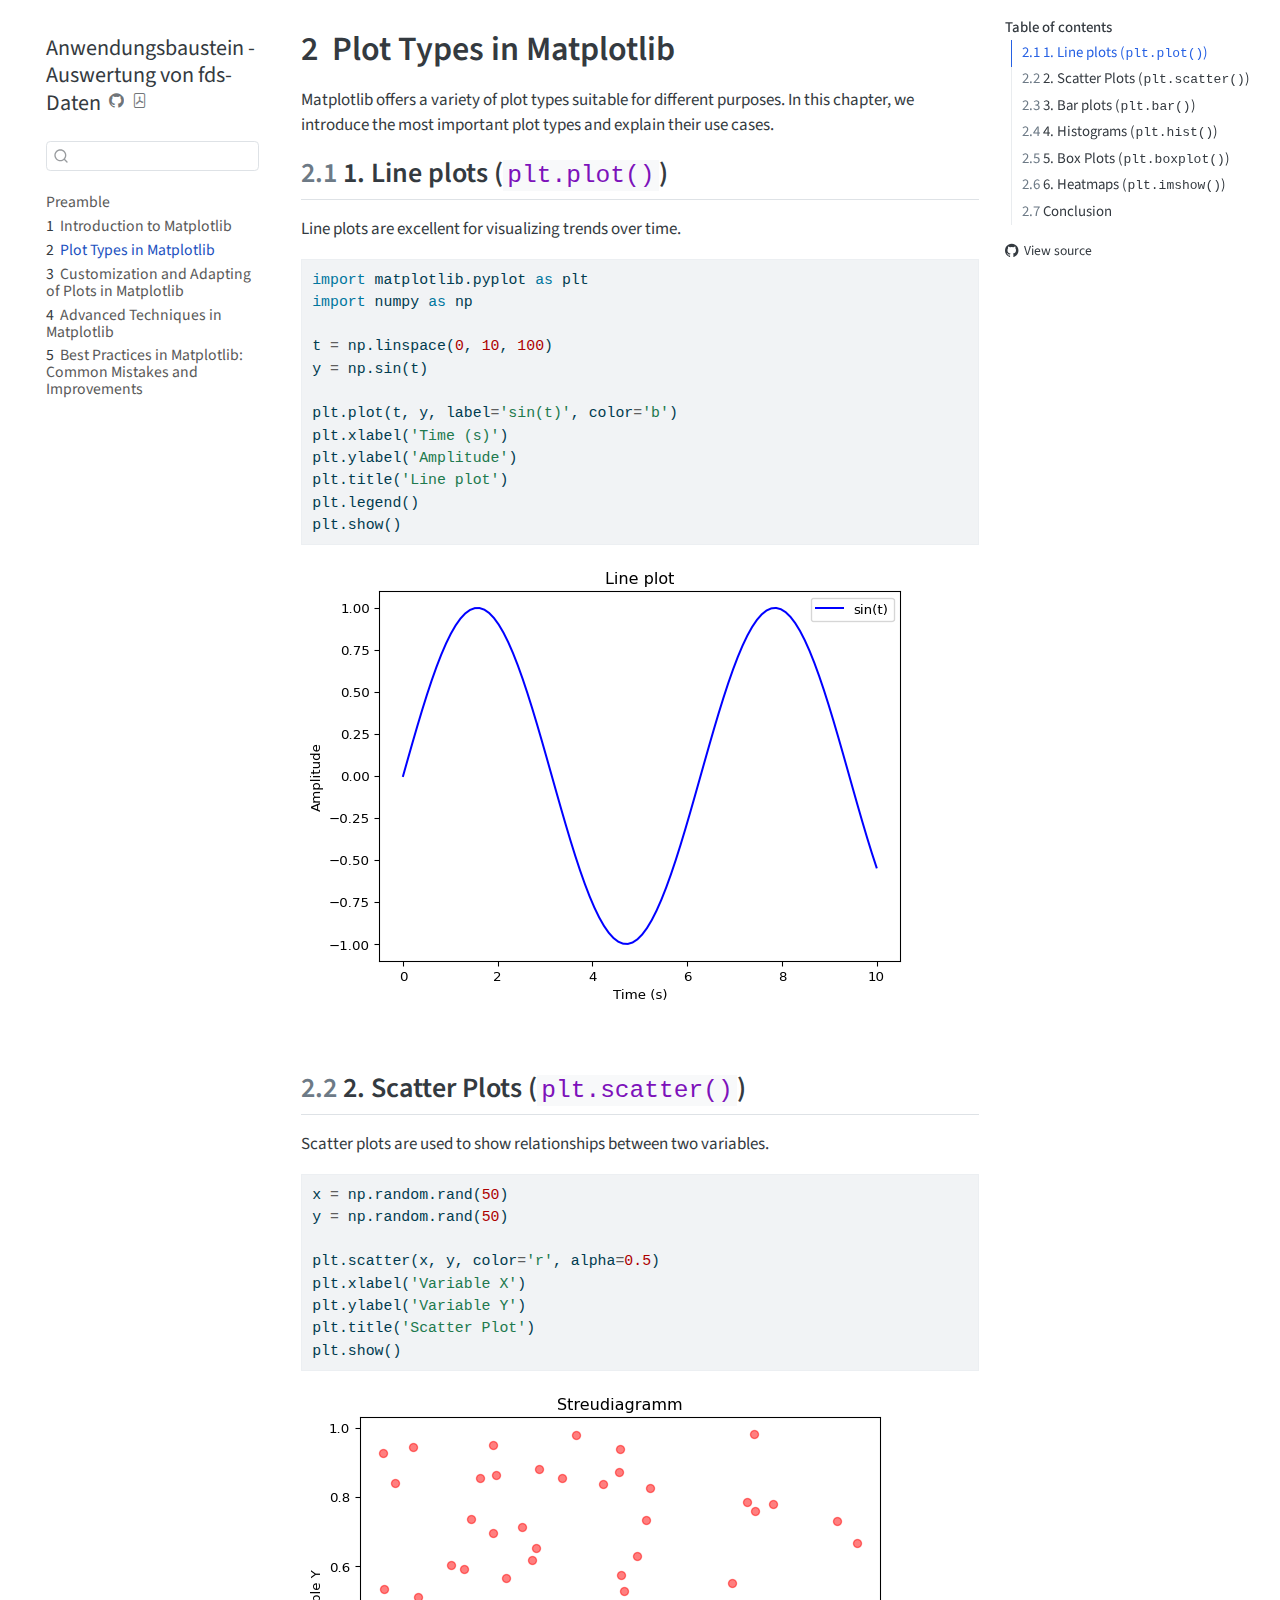
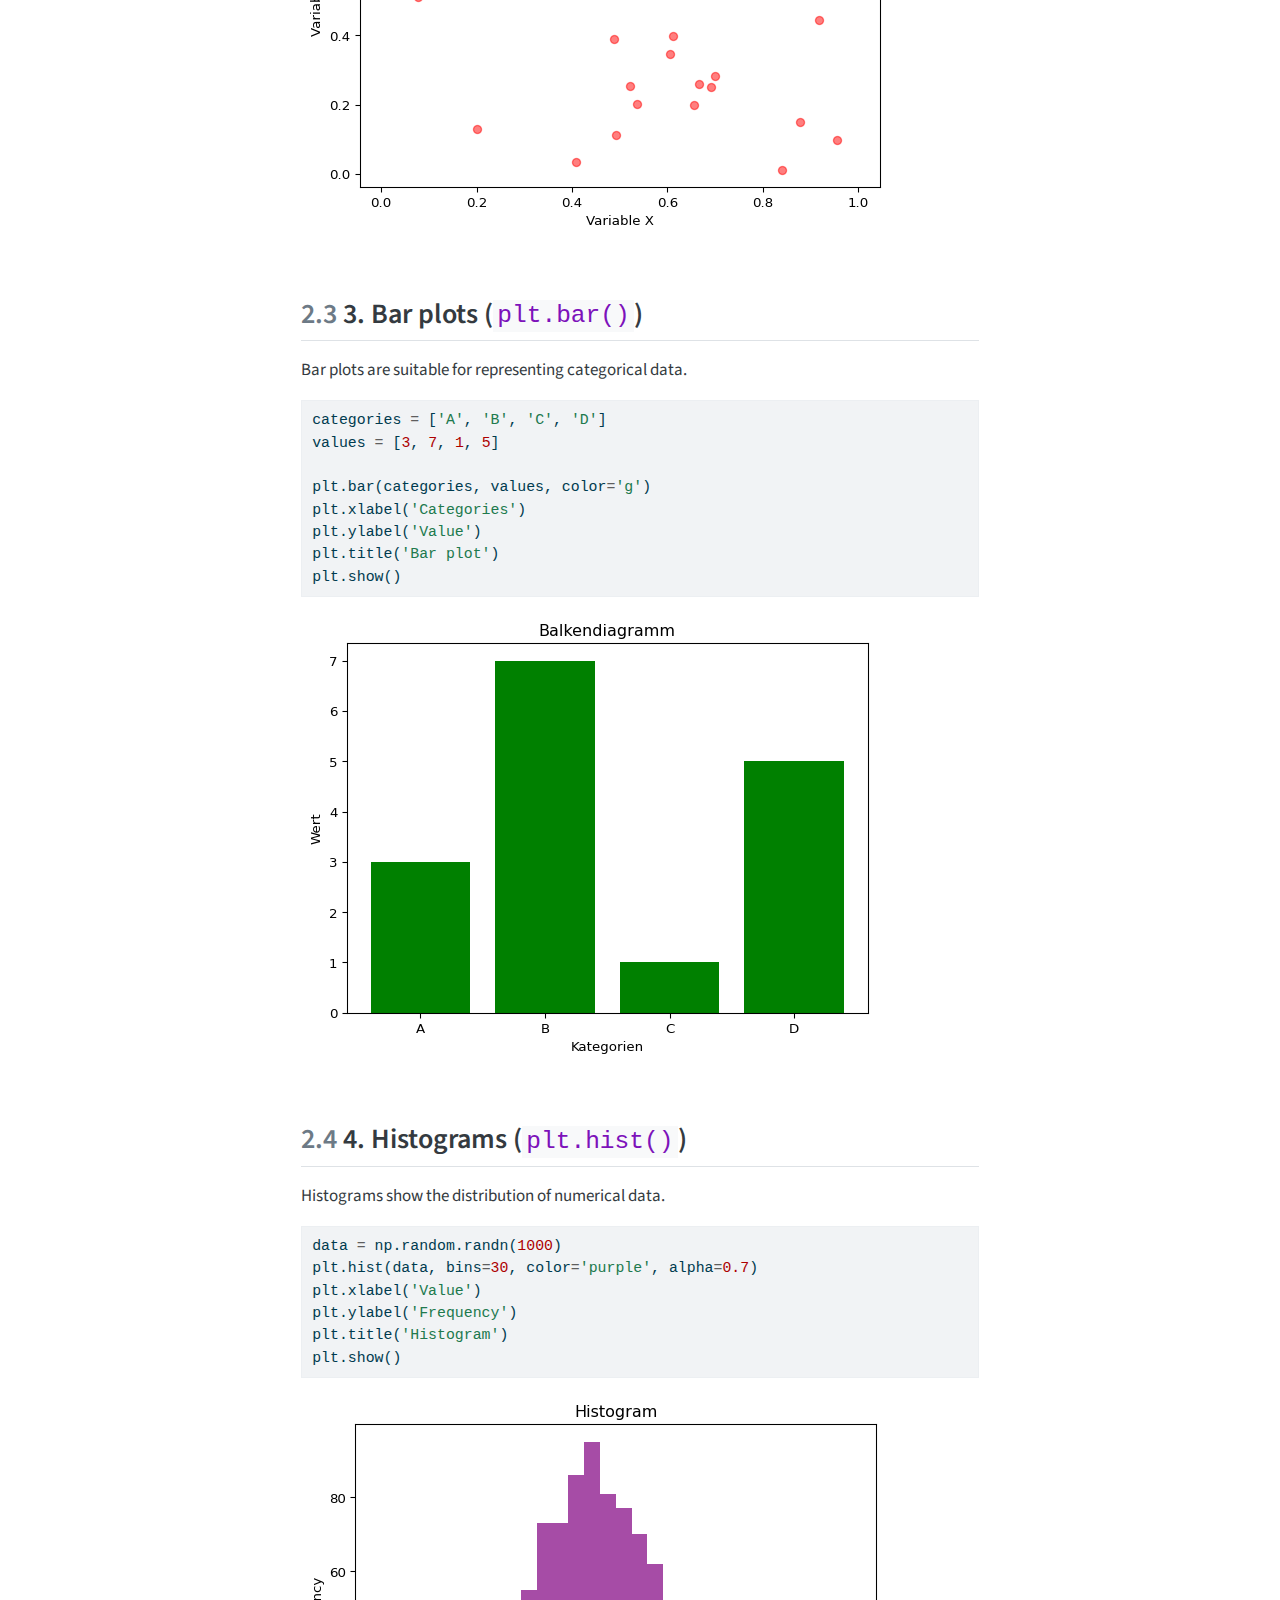
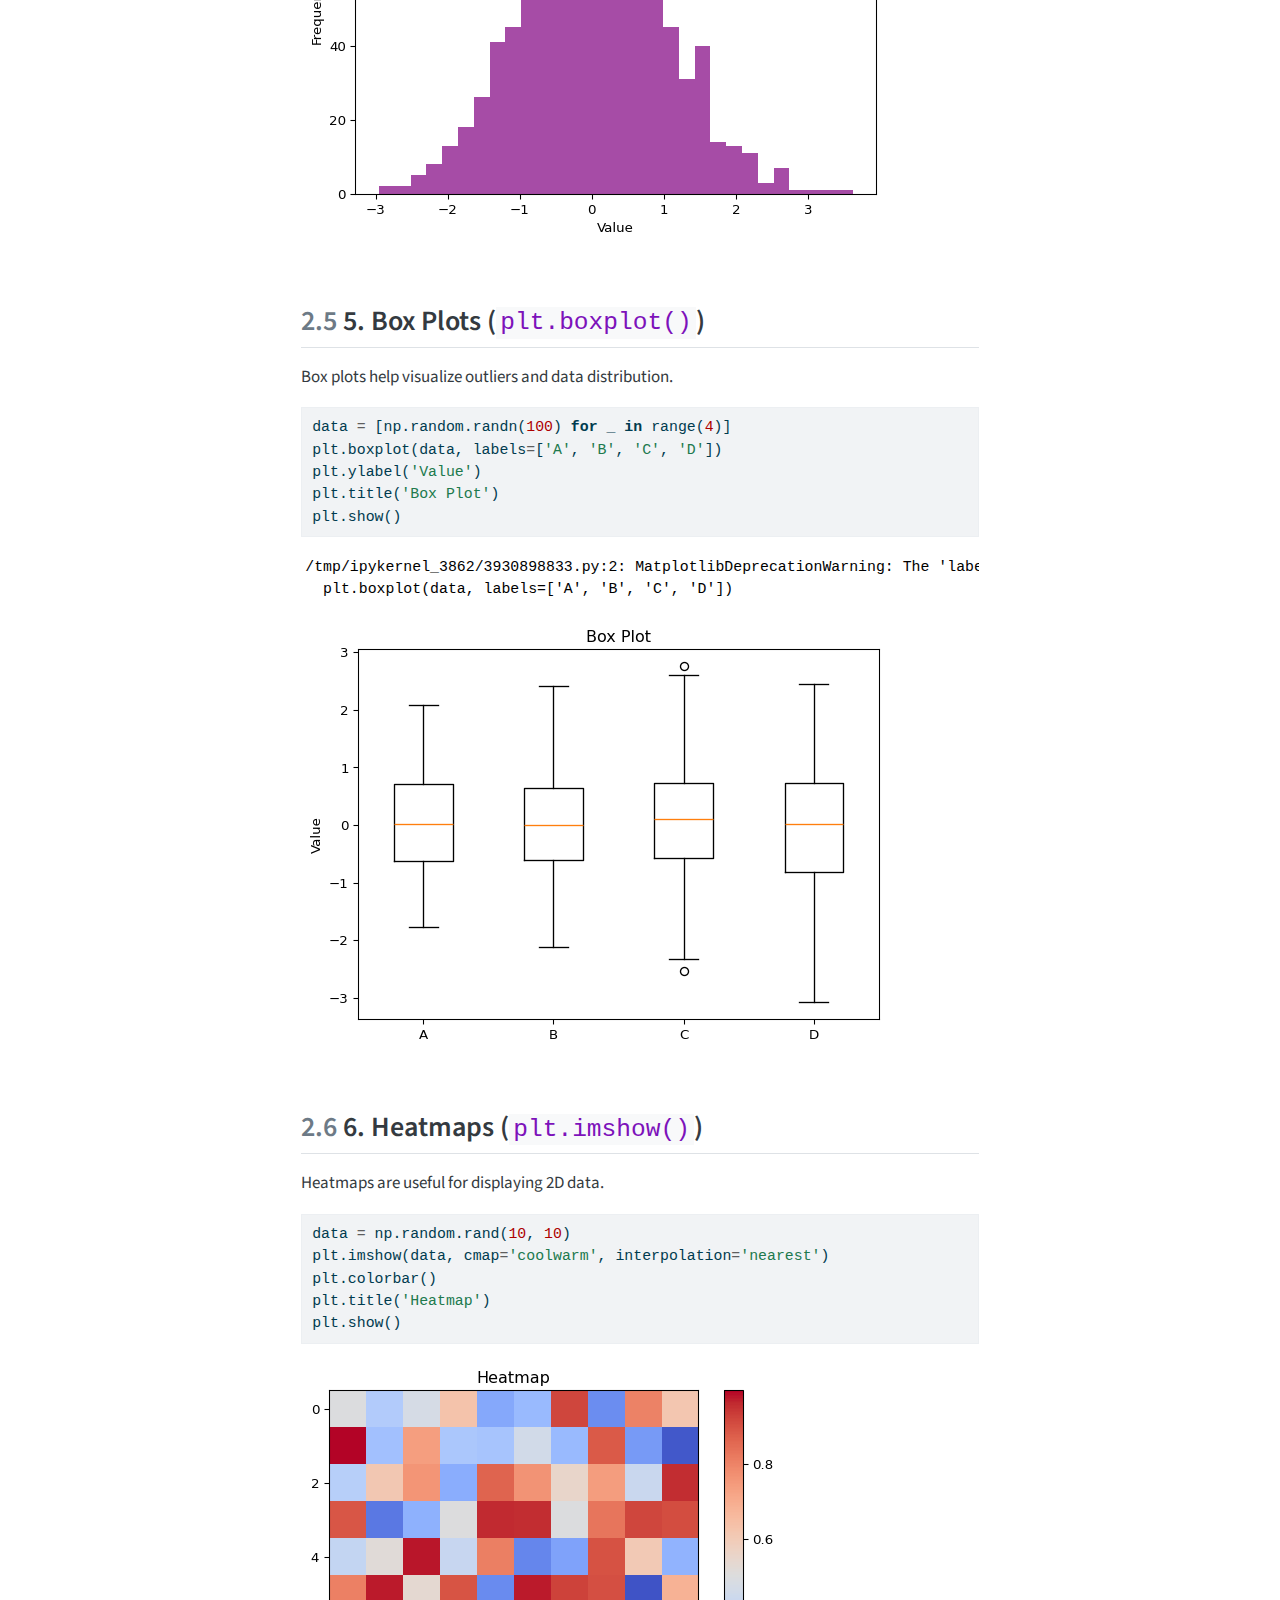
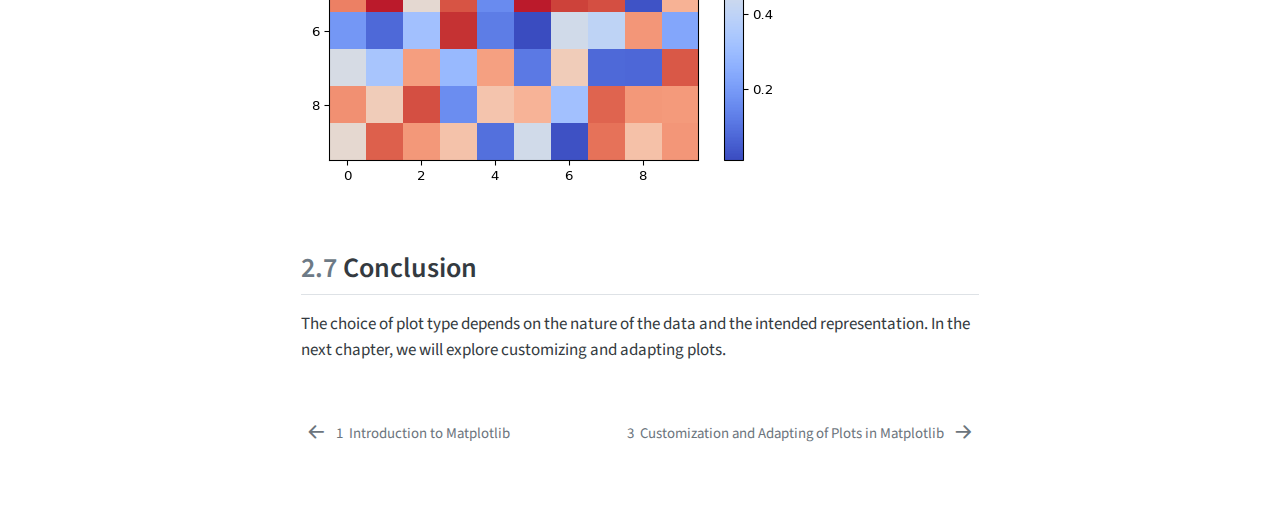
<file: output/book/skript/basic_plot_types.html>
<!DOCTYPE html>
<html xmlns="http://www.w3.org/1999/xhtml" lang="en" xml:lang="en"><head>

<meta charset="utf-8">
<meta name="generator" content="quarto-1.6.42">

<meta name="viewport" content="width=device-width, initial-scale=1.0, user-scalable=yes">


<title>2&nbsp; Plot Types in Matplotlib – Anwendungsbaustein - Auswertung von fds-Daten</title>
<style>
code{white-space: pre-wrap;}
span.smallcaps{font-variant: small-caps;}
div.columns{display: flex; gap: min(4vw, 1.5em);}
div.column{flex: auto; overflow-x: auto;}
div.hanging-indent{margin-left: 1.5em; text-indent: -1.5em;}
ul.task-list{list-style: none;}
ul.task-list li input[type="checkbox"] {
  width: 0.8em;
  margin: 0 0.8em 0.2em -1em; /* quarto-specific, see https://github.com/quarto-dev/quarto-cli/issues/4556 */ 
  vertical-align: middle;
}
/* CSS for syntax highlighting */
pre > code.sourceCode { white-space: pre; position: relative; }
pre > code.sourceCode > span { line-height: 1.25; }
pre > code.sourceCode > span:empty { height: 1.2em; }
.sourceCode { overflow: visible; }
code.sourceCode > span { color: inherit; text-decoration: inherit; }
div.sourceCode { margin: 1em 0; }
pre.sourceCode { margin: 0; }
@media screen {
div.sourceCode { overflow: auto; }
}
@media print {
pre > code.sourceCode { white-space: pre-wrap; }
pre > code.sourceCode > span { display: inline-block; text-indent: -5em; padding-left: 5em; }
}
pre.numberSource code
  { counter-reset: source-line 0; }
pre.numberSource code > span
  { position: relative; left: -4em; counter-increment: source-line; }
pre.numberSource code > span > a:first-child::before
  { content: counter(source-line);
    position: relative; left: -1em; text-align: right; vertical-align: baseline;
    border: none; display: inline-block;
    -webkit-touch-callout: none; -webkit-user-select: none;
    -khtml-user-select: none; -moz-user-select: none;
    -ms-user-select: none; user-select: none;
    padding: 0 4px; width: 4em;
  }
pre.numberSource { margin-left: 3em;  padding-left: 4px; }
div.sourceCode
  {   }
@media screen {
pre > code.sourceCode > span > a:first-child::before { text-decoration: underline; }
}
</style>


<script src="../site_libs/quarto-nav/quarto-nav.js"></script>
<script src="../site_libs/quarto-nav/headroom.min.js"></script>
<script src="../site_libs/clipboard/clipboard.min.js"></script>
<script src="../site_libs/quarto-search/autocomplete.umd.js"></script>
<script src="../site_libs/quarto-search/fuse.min.js"></script>
<script src="../site_libs/quarto-search/quarto-search.js"></script>
<meta name="quarto:offset" content="../">
<link href="../skript/adapting_plots.html" rel="next">
<link href="../skript/introduction.html" rel="prev">
<script src="../site_libs/quarto-html/quarto.js"></script>
<script src="../site_libs/quarto-html/popper.min.js"></script>
<script src="../site_libs/quarto-html/tippy.umd.min.js"></script>
<script src="../site_libs/quarto-html/anchor.min.js"></script>
<link href="../site_libs/quarto-html/tippy.css" rel="stylesheet">
<link href="../site_libs/quarto-html/quarto-syntax-highlighting-2f5df379a58b258e96c21c0638c20c03.css" rel="stylesheet" id="quarto-text-highlighting-styles">
<script src="../site_libs/bootstrap/bootstrap.min.js"></script>
<link href="../site_libs/bootstrap/bootstrap-icons.css" rel="stylesheet">
<link href="../site_libs/bootstrap/bootstrap-81892d67c6241247f2c4f8ce88ed6504.min.css" rel="stylesheet" append-hash="true" id="quarto-bootstrap" data-mode="light">
<script id="quarto-search-options" type="application/json">{
  "location": "sidebar",
  "copy-button": false,
  "collapse-after": 3,
  "panel-placement": "start",
  "type": "textbox",
  "limit": 50,
  "keyboard-shortcut": [
    "f",
    "/",
    "s"
  ],
  "show-item-context": false,
  "language": {
    "search-no-results-text": "No results",
    "search-matching-documents-text": "matching documents",
    "search-copy-link-title": "Copy link to search",
    "search-hide-matches-text": "Hide additional matches",
    "search-more-match-text": "more match in this document",
    "search-more-matches-text": "more matches in this document",
    "search-clear-button-title": "Clear",
    "search-text-placeholder": "",
    "search-detached-cancel-button-title": "Cancel",
    "search-submit-button-title": "Submit",
    "search-label": "Search"
  }
}</script>


</head>

<body class="nav-sidebar floating">

<div id="quarto-search-results"></div>
  <header id="quarto-header" class="headroom fixed-top">
  <nav class="quarto-secondary-nav">
    <div class="container-fluid d-flex">
      <button type="button" class="quarto-btn-toggle btn" data-bs-toggle="collapse" role="button" data-bs-target=".quarto-sidebar-collapse-item" aria-controls="quarto-sidebar" aria-expanded="false" aria-label="Toggle sidebar navigation" onclick="if (window.quartoToggleHeadroom) { window.quartoToggleHeadroom(); }">
        <i class="bi bi-layout-text-sidebar-reverse"></i>
      </button>
        <nav class="quarto-page-breadcrumbs" aria-label="breadcrumb"><ol class="breadcrumb"><li class="breadcrumb-item"><a href="../skript/basic_plot_types.html"><span class="chapter-number">2</span>&nbsp; <span class="chapter-title">Plot Types in Matplotlib</span></a></li></ol></nav>
        <a class="flex-grow-1" role="navigation" data-bs-toggle="collapse" data-bs-target=".quarto-sidebar-collapse-item" aria-controls="quarto-sidebar" aria-expanded="false" aria-label="Toggle sidebar navigation" onclick="if (window.quartoToggleHeadroom) { window.quartoToggleHeadroom(); }">      
        </a>
      <button type="button" class="btn quarto-search-button" aria-label="Search" onclick="window.quartoOpenSearch();">
        <i class="bi bi-search"></i>
      </button>
    </div>
  </nav>
</header>
<!-- content -->
<div id="quarto-content" class="quarto-container page-columns page-rows-contents page-layout-article">
<!-- sidebar -->
  <nav id="quarto-sidebar" class="sidebar collapse collapse-horizontal quarto-sidebar-collapse-item sidebar-navigation floating overflow-auto">
    <div class="pt-lg-2 mt-2 text-left sidebar-header">
    <div class="sidebar-title mb-0 py-0">
      <a href="../">Anwendungsbaustein - Auswertung von fds-Daten</a> 
        <div class="sidebar-tools-main">
    <a href="https://github.com/bausteine-der-datenanalyse/a-auswertung_fds_daten" title="Source Code" class="quarto-navigation-tool px-1" aria-label="Source Code"><i class="bi bi-github"></i></a>
    <a href="../Anwendungsbaustein---Auswertung-von-fds-Daten.pdf" title="Download PDF" class="quarto-navigation-tool px-1" aria-label="Download PDF"><i class="bi bi-file-pdf"></i></a>
</div>
    </div>
      </div>
        <div class="mt-2 flex-shrink-0 align-items-center">
        <div class="sidebar-search">
        <div id="quarto-search" class="" title="Search"></div>
        </div>
        </div>
    <div class="sidebar-menu-container"> 
    <ul class="list-unstyled mt-1">
        <li class="sidebar-item">
  <div class="sidebar-item-container"> 
  <a href="../index.html" class="sidebar-item-text sidebar-link">
 <span class="menu-text">Preamble</span></a>
  </div>
</li>
        <li class="sidebar-item">
  <div class="sidebar-item-container"> 
  <a href="../skript/introduction.html" class="sidebar-item-text sidebar-link">
 <span class="menu-text"><span class="chapter-number">1</span>&nbsp; <span class="chapter-title">Introduction to Matplotlib</span></span></a>
  </div>
</li>
        <li class="sidebar-item">
  <div class="sidebar-item-container"> 
  <a href="../skript/basic_plot_types.html" class="sidebar-item-text sidebar-link active">
 <span class="menu-text"><span class="chapter-number">2</span>&nbsp; <span class="chapter-title">Plot Types in Matplotlib</span></span></a>
  </div>
</li>
        <li class="sidebar-item">
  <div class="sidebar-item-container"> 
  <a href="../skript/adapting_plots.html" class="sidebar-item-text sidebar-link">
 <span class="menu-text"><span class="chapter-number">3</span>&nbsp; <span class="chapter-title">Customization and Adapting of Plots in Matplotlib</span></span></a>
  </div>
</li>
        <li class="sidebar-item">
  <div class="sidebar-item-container"> 
  <a href="../skript/advanced_techniques.html" class="sidebar-item-text sidebar-link">
 <span class="menu-text"><span class="chapter-number">4</span>&nbsp; <span class="chapter-title">Advanced Techniques in Matplotlib</span></span></a>
  </div>
</li>
        <li class="sidebar-item">
  <div class="sidebar-item-container"> 
  <a href="../skript/scientific_plotting.html" class="sidebar-item-text sidebar-link">
 <span class="menu-text"><span class="chapter-number">5</span>&nbsp; <span class="chapter-title">Best Practices in Matplotlib: Common Mistakes and Improvements</span></span></a>
  </div>
</li>
    </ul>
    </div>
</nav>
<div id="quarto-sidebar-glass" class="quarto-sidebar-collapse-item" data-bs-toggle="collapse" data-bs-target=".quarto-sidebar-collapse-item"></div>
<!-- margin-sidebar -->
    <div id="quarto-margin-sidebar" class="sidebar margin-sidebar">
        <nav id="TOC" role="doc-toc" class="toc-active">
    <h2 id="toc-title">Table of contents</h2>
   
  <ul>
  <li><a href="#line-plots-plt.plot" id="toc-line-plots-plt.plot" class="nav-link active" data-scroll-target="#line-plots-plt.plot"><span class="header-section-number">2.1</span> 1. Line plots (<code>plt.plot()</code>)</a></li>
  <li><a href="#scatter-plots-plt.scatter" id="toc-scatter-plots-plt.scatter" class="nav-link" data-scroll-target="#scatter-plots-plt.scatter"><span class="header-section-number">2.2</span> 2. Scatter Plots (<code>plt.scatter()</code>)</a></li>
  <li><a href="#bar-plots-plt.bar" id="toc-bar-plots-plt.bar" class="nav-link" data-scroll-target="#bar-plots-plt.bar"><span class="header-section-number">2.3</span> 3. Bar plots (<code>plt.bar()</code>)</a></li>
  <li><a href="#histograms-plt.hist" id="toc-histograms-plt.hist" class="nav-link" data-scroll-target="#histograms-plt.hist"><span class="header-section-number">2.4</span> 4. Histograms (<code>plt.hist()</code>)</a></li>
  <li><a href="#box-plots-plt.boxplot" id="toc-box-plots-plt.boxplot" class="nav-link" data-scroll-target="#box-plots-plt.boxplot"><span class="header-section-number">2.5</span> 5. Box Plots (<code>plt.boxplot()</code>)</a></li>
  <li><a href="#heatmaps-plt.imshow" id="toc-heatmaps-plt.imshow" class="nav-link" data-scroll-target="#heatmaps-plt.imshow"><span class="header-section-number">2.6</span> 6. Heatmaps (<code>plt.imshow()</code>)</a></li>
  <li><a href="#conclusion" id="toc-conclusion" class="nav-link" data-scroll-target="#conclusion"><span class="header-section-number">2.7</span> Conclusion</a></li>
  </ul>
<div class="toc-actions"><ul><li><a href="https://github.com/bausteine-der-datenanalyse/a-auswertung_fds_daten/blob/main/skript/basic_plot_types.qmd" class="toc-action"><i class="bi bi-github"></i>View source</a></li></ul></div></nav>
    </div>
<!-- main -->
<main class="content" id="quarto-document-content">

<header id="title-block-header" class="quarto-title-block default">
<div class="quarto-title">
<h1 class="title"><span class="chapter-number">2</span>&nbsp; <span class="chapter-title">Plot Types in Matplotlib</span></h1>
</div>



<div class="quarto-title-meta">

    
  
    
  </div>
  


</header>


<p>Matplotlib offers a variety of plot types suitable for different purposes. In this chapter, we introduce the most important plot types and explain their use cases.</p>
<section id="line-plots-plt.plot" class="level2" data-number="2.1">
<h2 data-number="2.1" class="anchored" data-anchor-id="line-plots-plt.plot"><span class="header-section-number">2.1</span> 1. Line plots (<code>plt.plot()</code>)</h2>
<p>Line plots are excellent for visualizing trends over time.</p>
<div id="79f0ec95" class="cell" data-execution_count="1">
<div class="sourceCode cell-code" id="cb1"><pre class="sourceCode python code-with-copy"><code class="sourceCode python"><span id="cb1-1"><a href="#cb1-1" aria-hidden="true" tabindex="-1"></a><span class="im">import</span> matplotlib.pyplot <span class="im">as</span> plt</span>
<span id="cb1-2"><a href="#cb1-2" aria-hidden="true" tabindex="-1"></a><span class="im">import</span> numpy <span class="im">as</span> np</span>
<span id="cb1-3"><a href="#cb1-3" aria-hidden="true" tabindex="-1"></a></span>
<span id="cb1-4"><a href="#cb1-4" aria-hidden="true" tabindex="-1"></a>t <span class="op">=</span> np.linspace(<span class="dv">0</span>, <span class="dv">10</span>, <span class="dv">100</span>)</span>
<span id="cb1-5"><a href="#cb1-5" aria-hidden="true" tabindex="-1"></a>y <span class="op">=</span> np.sin(t)</span>
<span id="cb1-6"><a href="#cb1-6" aria-hidden="true" tabindex="-1"></a></span>
<span id="cb1-7"><a href="#cb1-7" aria-hidden="true" tabindex="-1"></a>plt.plot(t, y, label<span class="op">=</span><span class="st">'sin(t)'</span>, color<span class="op">=</span><span class="st">'b'</span>)</span>
<span id="cb1-8"><a href="#cb1-8" aria-hidden="true" tabindex="-1"></a>plt.xlabel(<span class="st">'Time (s)'</span>)</span>
<span id="cb1-9"><a href="#cb1-9" aria-hidden="true" tabindex="-1"></a>plt.ylabel(<span class="st">'Amplitude'</span>)</span>
<span id="cb1-10"><a href="#cb1-10" aria-hidden="true" tabindex="-1"></a>plt.title(<span class="st">'Line plot'</span>)</span>
<span id="cb1-11"><a href="#cb1-11" aria-hidden="true" tabindex="-1"></a>plt.legend()</span>
<span id="cb1-12"><a href="#cb1-12" aria-hidden="true" tabindex="-1"></a>plt.show()</span></code><button title="Copy to Clipboard" class="code-copy-button"><i class="bi"></i></button></pre></div>
<div class="cell-output cell-output-display">
<div>
<figure class="figure">
<p><img src="basic_plot_types_files/figure-html/cell-2-output-1.png" class="img-fluid figure-img"></p>
</figure>
</div>
</div>
</div>
</section>
<section id="scatter-plots-plt.scatter" class="level2" data-number="2.2">
<h2 data-number="2.2" class="anchored" data-anchor-id="scatter-plots-plt.scatter"><span class="header-section-number">2.2</span> 2. Scatter Plots (<code>plt.scatter()</code>)</h2>
<p>Scatter plots are used to show relationships between two variables.</p>
<div id="bd29aff9" class="cell" data-execution_count="2">
<div class="sourceCode cell-code" id="cb2"><pre class="sourceCode python code-with-copy"><code class="sourceCode python"><span id="cb2-1"><a href="#cb2-1" aria-hidden="true" tabindex="-1"></a>x <span class="op">=</span> np.random.rand(<span class="dv">50</span>)</span>
<span id="cb2-2"><a href="#cb2-2" aria-hidden="true" tabindex="-1"></a>y <span class="op">=</span> np.random.rand(<span class="dv">50</span>)</span>
<span id="cb2-3"><a href="#cb2-3" aria-hidden="true" tabindex="-1"></a></span>
<span id="cb2-4"><a href="#cb2-4" aria-hidden="true" tabindex="-1"></a>plt.scatter(x, y, color<span class="op">=</span><span class="st">'r'</span>, alpha<span class="op">=</span><span class="fl">0.5</span>)</span>
<span id="cb2-5"><a href="#cb2-5" aria-hidden="true" tabindex="-1"></a>plt.xlabel(<span class="st">'Variable X'</span>)</span>
<span id="cb2-6"><a href="#cb2-6" aria-hidden="true" tabindex="-1"></a>plt.ylabel(<span class="st">'Variable Y'</span>)</span>
<span id="cb2-7"><a href="#cb2-7" aria-hidden="true" tabindex="-1"></a>plt.title(<span class="st">'Scatter Plot'</span>)</span>
<span id="cb2-8"><a href="#cb2-8" aria-hidden="true" tabindex="-1"></a>plt.show()</span></code><button title="Copy to Clipboard" class="code-copy-button"><i class="bi"></i></button></pre></div>
<div class="cell-output cell-output-display">
<div>
<figure class="figure">
<p><img src="basic_plot_types_files/figure-html/cell-3-output-1.png" class="img-fluid figure-img"></p>
</figure>
</div>
</div>
</div>
</section>
<section id="bar-plots-plt.bar" class="level2" data-number="2.3">
<h2 data-number="2.3" class="anchored" data-anchor-id="bar-plots-plt.bar"><span class="header-section-number">2.3</span> 3. Bar plots (<code>plt.bar()</code>)</h2>
<p>Bar plots are suitable for representing categorical data.</p>
<div id="e2342714" class="cell" data-execution_count="3">
<div class="sourceCode cell-code" id="cb3"><pre class="sourceCode python code-with-copy"><code class="sourceCode python"><span id="cb3-1"><a href="#cb3-1" aria-hidden="true" tabindex="-1"></a>categories <span class="op">=</span> [<span class="st">'A'</span>, <span class="st">'B'</span>, <span class="st">'C'</span>, <span class="st">'D'</span>]</span>
<span id="cb3-2"><a href="#cb3-2" aria-hidden="true" tabindex="-1"></a>values <span class="op">=</span> [<span class="dv">3</span>, <span class="dv">7</span>, <span class="dv">1</span>, <span class="dv">5</span>]</span>
<span id="cb3-3"><a href="#cb3-3" aria-hidden="true" tabindex="-1"></a></span>
<span id="cb3-4"><a href="#cb3-4" aria-hidden="true" tabindex="-1"></a>plt.bar(categories, values, color<span class="op">=</span><span class="st">'g'</span>)</span>
<span id="cb3-5"><a href="#cb3-5" aria-hidden="true" tabindex="-1"></a>plt.xlabel(<span class="st">'Categories'</span>)</span>
<span id="cb3-6"><a href="#cb3-6" aria-hidden="true" tabindex="-1"></a>plt.ylabel(<span class="st">'Value'</span>)</span>
<span id="cb3-7"><a href="#cb3-7" aria-hidden="true" tabindex="-1"></a>plt.title(<span class="st">'Bar plot'</span>)</span>
<span id="cb3-8"><a href="#cb3-8" aria-hidden="true" tabindex="-1"></a>plt.show()</span></code><button title="Copy to Clipboard" class="code-copy-button"><i class="bi"></i></button></pre></div>
<div class="cell-output cell-output-display">
<div>
<figure class="figure">
<p><img src="basic_plot_types_files/figure-html/cell-4-output-1.png" class="img-fluid figure-img"></p>
</figure>
</div>
</div>
</div>
</section>
<section id="histograms-plt.hist" class="level2" data-number="2.4">
<h2 data-number="2.4" class="anchored" data-anchor-id="histograms-plt.hist"><span class="header-section-number">2.4</span> 4. Histograms (<code>plt.hist()</code>)</h2>
<p>Histograms show the distribution of numerical data.</p>
<div id="0aa3f36f" class="cell" data-execution_count="4">
<div class="sourceCode cell-code" id="cb4"><pre class="sourceCode python code-with-copy"><code class="sourceCode python"><span id="cb4-1"><a href="#cb4-1" aria-hidden="true" tabindex="-1"></a>data <span class="op">=</span> np.random.randn(<span class="dv">1000</span>)</span>
<span id="cb4-2"><a href="#cb4-2" aria-hidden="true" tabindex="-1"></a>plt.hist(data, bins<span class="op">=</span><span class="dv">30</span>, color<span class="op">=</span><span class="st">'purple'</span>, alpha<span class="op">=</span><span class="fl">0.7</span>)</span>
<span id="cb4-3"><a href="#cb4-3" aria-hidden="true" tabindex="-1"></a>plt.xlabel(<span class="st">'Value'</span>)</span>
<span id="cb4-4"><a href="#cb4-4" aria-hidden="true" tabindex="-1"></a>plt.ylabel(<span class="st">'Frequency'</span>)</span>
<span id="cb4-5"><a href="#cb4-5" aria-hidden="true" tabindex="-1"></a>plt.title(<span class="st">'Histogram'</span>)</span>
<span id="cb4-6"><a href="#cb4-6" aria-hidden="true" tabindex="-1"></a>plt.show()</span></code><button title="Copy to Clipboard" class="code-copy-button"><i class="bi"></i></button></pre></div>
<div class="cell-output cell-output-display">
<div>
<figure class="figure">
<p><img src="basic_plot_types_files/figure-html/cell-5-output-1.png" class="img-fluid figure-img"></p>
</figure>
</div>
</div>
</div>
</section>
<section id="box-plots-plt.boxplot" class="level2" data-number="2.5">
<h2 data-number="2.5" class="anchored" data-anchor-id="box-plots-plt.boxplot"><span class="header-section-number">2.5</span> 5. Box Plots (<code>plt.boxplot()</code>)</h2>
<p>Box plots help visualize outliers and data distribution.</p>
<div id="530a7587" class="cell" data-execution_count="5">
<div class="sourceCode cell-code" id="cb5"><pre class="sourceCode python code-with-copy"><code class="sourceCode python"><span id="cb5-1"><a href="#cb5-1" aria-hidden="true" tabindex="-1"></a>data <span class="op">=</span> [np.random.randn(<span class="dv">100</span>) <span class="cf">for</span> _ <span class="kw">in</span> <span class="bu">range</span>(<span class="dv">4</span>)]</span>
<span id="cb5-2"><a href="#cb5-2" aria-hidden="true" tabindex="-1"></a>plt.boxplot(data, labels<span class="op">=</span>[<span class="st">'A'</span>, <span class="st">'B'</span>, <span class="st">'C'</span>, <span class="st">'D'</span>])</span>
<span id="cb5-3"><a href="#cb5-3" aria-hidden="true" tabindex="-1"></a>plt.ylabel(<span class="st">'Value'</span>)</span>
<span id="cb5-4"><a href="#cb5-4" aria-hidden="true" tabindex="-1"></a>plt.title(<span class="st">'Box Plot'</span>)</span>
<span id="cb5-5"><a href="#cb5-5" aria-hidden="true" tabindex="-1"></a>plt.show()</span></code><button title="Copy to Clipboard" class="code-copy-button"><i class="bi"></i></button></pre></div>
<div class="cell-output cell-output-stderr">
<pre><code>/tmp/ipykernel_3862/3930898833.py:2: MatplotlibDeprecationWarning: The 'labels' parameter of boxplot() has been renamed 'tick_labels' since Matplotlib 3.9; support for the old name will be dropped in 3.11.
  plt.boxplot(data, labels=['A', 'B', 'C', 'D'])</code></pre>
</div>
<div class="cell-output cell-output-display">
<div>
<figure class="figure">
<p><img src="basic_plot_types_files/figure-html/cell-6-output-2.png" class="img-fluid figure-img"></p>
</figure>
</div>
</div>
</div>
</section>
<section id="heatmaps-plt.imshow" class="level2" data-number="2.6">
<h2 data-number="2.6" class="anchored" data-anchor-id="heatmaps-plt.imshow"><span class="header-section-number">2.6</span> 6. Heatmaps (<code>plt.imshow()</code>)</h2>
<p>Heatmaps are useful for displaying 2D data.</p>
<div id="d3c9e8f0" class="cell" data-execution_count="6">
<div class="sourceCode cell-code" id="cb7"><pre class="sourceCode python code-with-copy"><code class="sourceCode python"><span id="cb7-1"><a href="#cb7-1" aria-hidden="true" tabindex="-1"></a>data <span class="op">=</span> np.random.rand(<span class="dv">10</span>, <span class="dv">10</span>)</span>
<span id="cb7-2"><a href="#cb7-2" aria-hidden="true" tabindex="-1"></a>plt.imshow(data, cmap<span class="op">=</span><span class="st">'coolwarm'</span>, interpolation<span class="op">=</span><span class="st">'nearest'</span>)</span>
<span id="cb7-3"><a href="#cb7-3" aria-hidden="true" tabindex="-1"></a>plt.colorbar()</span>
<span id="cb7-4"><a href="#cb7-4" aria-hidden="true" tabindex="-1"></a>plt.title(<span class="st">'Heatmap'</span>)</span>
<span id="cb7-5"><a href="#cb7-5" aria-hidden="true" tabindex="-1"></a>plt.show()</span></code><button title="Copy to Clipboard" class="code-copy-button"><i class="bi"></i></button></pre></div>
<div class="cell-output cell-output-display">
<div>
<figure class="figure">
<p><img src="basic_plot_types_files/figure-html/cell-7-output-1.png" class="img-fluid figure-img"></p>
</figure>
</div>
</div>
</div>
</section>
<section id="conclusion" class="level2" data-number="2.7">
<h2 data-number="2.7" class="anchored" data-anchor-id="conclusion"><span class="header-section-number">2.7</span> Conclusion</h2>
<p>The choice of plot type depends on the nature of the data and the intended representation. In the next chapter, we will explore customizing and adapting plots.</p>


</section>

</main> <!-- /main -->
<script id="quarto-html-after-body" type="application/javascript">
window.document.addEventListener("DOMContentLoaded", function (event) {
  const toggleBodyColorMode = (bsSheetEl) => {
    const mode = bsSheetEl.getAttribute("data-mode");
    const bodyEl = window.document.querySelector("body");
    if (mode === "dark") {
      bodyEl.classList.add("quarto-dark");
      bodyEl.classList.remove("quarto-light");
    } else {
      bodyEl.classList.add("quarto-light");
      bodyEl.classList.remove("quarto-dark");
    }
  }
  const toggleBodyColorPrimary = () => {
    const bsSheetEl = window.document.querySelector("link#quarto-bootstrap");
    if (bsSheetEl) {
      toggleBodyColorMode(bsSheetEl);
    }
  }
  toggleBodyColorPrimary();  
  const icon = "";
  const anchorJS = new window.AnchorJS();
  anchorJS.options = {
    placement: 'right',
    icon: icon
  };
  anchorJS.add('.anchored');
  const isCodeAnnotation = (el) => {
    for (const clz of el.classList) {
      if (clz.startsWith('code-annotation-')) {                     
        return true;
      }
    }
    return false;
  }
  const onCopySuccess = function(e) {
    // button target
    const button = e.trigger;
    // don't keep focus
    button.blur();
    // flash "checked"
    button.classList.add('code-copy-button-checked');
    var currentTitle = button.getAttribute("title");
    button.setAttribute("title", "Copied!");
    let tooltip;
    if (window.bootstrap) {
      button.setAttribute("data-bs-toggle", "tooltip");
      button.setAttribute("data-bs-placement", "left");
      button.setAttribute("data-bs-title", "Copied!");
      tooltip = new bootstrap.Tooltip(button, 
        { trigger: "manual", 
          customClass: "code-copy-button-tooltip",
          offset: [0, -8]});
      tooltip.show();    
    }
    setTimeout(function() {
      if (tooltip) {
        tooltip.hide();
        button.removeAttribute("data-bs-title");
        button.removeAttribute("data-bs-toggle");
        button.removeAttribute("data-bs-placement");
      }
      button.setAttribute("title", currentTitle);
      button.classList.remove('code-copy-button-checked');
    }, 1000);
    // clear code selection
    e.clearSelection();
  }
  const getTextToCopy = function(trigger) {
      const codeEl = trigger.previousElementSibling.cloneNode(true);
      for (const childEl of codeEl.children) {
        if (isCodeAnnotation(childEl)) {
          childEl.remove();
        }
      }
      return codeEl.innerText;
  }
  const clipboard = new window.ClipboardJS('.code-copy-button:not([data-in-quarto-modal])', {
    text: getTextToCopy
  });
  clipboard.on('success', onCopySuccess);
  if (window.document.getElementById('quarto-embedded-source-code-modal')) {
    const clipboardModal = new window.ClipboardJS('.code-copy-button[data-in-quarto-modal]', {
      text: getTextToCopy,
      container: window.document.getElementById('quarto-embedded-source-code-modal')
    });
    clipboardModal.on('success', onCopySuccess);
  }
    var localhostRegex = new RegExp(/^(?:http|https):\/\/localhost\:?[0-9]*\//);
    var mailtoRegex = new RegExp(/^mailto:/);
      var filterRegex = new RegExp('/' + window.location.host + '/');
    var isInternal = (href) => {
        return filterRegex.test(href) || localhostRegex.test(href) || mailtoRegex.test(href);
    }
    // Inspect non-navigation links and adorn them if external
 	var links = window.document.querySelectorAll('a[href]:not(.nav-link):not(.navbar-brand):not(.toc-action):not(.sidebar-link):not(.sidebar-item-toggle):not(.pagination-link):not(.no-external):not([aria-hidden]):not(.dropdown-item):not(.quarto-navigation-tool):not(.about-link)');
    for (var i=0; i<links.length; i++) {
      const link = links[i];
      if (!isInternal(link.href)) {
        // undo the damage that might have been done by quarto-nav.js in the case of
        // links that we want to consider external
        if (link.dataset.originalHref !== undefined) {
          link.href = link.dataset.originalHref;
        }
      }
    }
  function tippyHover(el, contentFn, onTriggerFn, onUntriggerFn) {
    const config = {
      allowHTML: true,
      maxWidth: 500,
      delay: 100,
      arrow: false,
      appendTo: function(el) {
          return el.parentElement;
      },
      interactive: true,
      interactiveBorder: 10,
      theme: 'quarto',
      placement: 'bottom-start',
    };
    if (contentFn) {
      config.content = contentFn;
    }
    if (onTriggerFn) {
      config.onTrigger = onTriggerFn;
    }
    if (onUntriggerFn) {
      config.onUntrigger = onUntriggerFn;
    }
    window.tippy(el, config); 
  }
  const noterefs = window.document.querySelectorAll('a[role="doc-noteref"]');
  for (var i=0; i<noterefs.length; i++) {
    const ref = noterefs[i];
    tippyHover(ref, function() {
      // use id or data attribute instead here
      let href = ref.getAttribute('data-footnote-href') || ref.getAttribute('href');
      try { href = new URL(href).hash; } catch {}
      const id = href.replace(/^#\/?/, "");
      const note = window.document.getElementById(id);
      if (note) {
        return note.innerHTML;
      } else {
        return "";
      }
    });
  }
  const xrefs = window.document.querySelectorAll('a.quarto-xref');
  const processXRef = (id, note) => {
    // Strip column container classes
    const stripColumnClz = (el) => {
      el.classList.remove("page-full", "page-columns");
      if (el.children) {
        for (const child of el.children) {
          stripColumnClz(child);
        }
      }
    }
    stripColumnClz(note)
    if (id === null || id.startsWith('sec-')) {
      // Special case sections, only their first couple elements
      const container = document.createElement("div");
      if (note.children && note.children.length > 2) {
        container.appendChild(note.children[0].cloneNode(true));
        for (let i = 1; i < note.children.length; i++) {
          const child = note.children[i];
          if (child.tagName === "P" && child.innerText === "") {
            continue;
          } else {
            container.appendChild(child.cloneNode(true));
            break;
          }
        }
        if (window.Quarto?.typesetMath) {
          window.Quarto.typesetMath(container);
        }
        return container.innerHTML
      } else {
        if (window.Quarto?.typesetMath) {
          window.Quarto.typesetMath(note);
        }
        return note.innerHTML;
      }
    } else {
      // Remove any anchor links if they are present
      const anchorLink = note.querySelector('a.anchorjs-link');
      if (anchorLink) {
        anchorLink.remove();
      }
      if (window.Quarto?.typesetMath) {
        window.Quarto.typesetMath(note);
      }
      if (note.classList.contains("callout")) {
        return note.outerHTML;
      } else {
        return note.innerHTML;
      }
    }
  }
  for (var i=0; i<xrefs.length; i++) {
    const xref = xrefs[i];
    tippyHover(xref, undefined, function(instance) {
      instance.disable();
      let url = xref.getAttribute('href');
      let hash = undefined; 
      if (url.startsWith('#')) {
        hash = url;
      } else {
        try { hash = new URL(url).hash; } catch {}
      }
      if (hash) {
        const id = hash.replace(/^#\/?/, "");
        const note = window.document.getElementById(id);
        if (note !== null) {
          try {
            const html = processXRef(id, note.cloneNode(true));
            instance.setContent(html);
          } finally {
            instance.enable();
            instance.show();
          }
        } else {
          // See if we can fetch this
          fetch(url.split('#')[0])
          .then(res => res.text())
          .then(html => {
            const parser = new DOMParser();
            const htmlDoc = parser.parseFromString(html, "text/html");
            const note = htmlDoc.getElementById(id);
            if (note !== null) {
              const html = processXRef(id, note);
              instance.setContent(html);
            } 
          }).finally(() => {
            instance.enable();
            instance.show();
          });
        }
      } else {
        // See if we can fetch a full url (with no hash to target)
        // This is a special case and we should probably do some content thinning / targeting
        fetch(url)
        .then(res => res.text())
        .then(html => {
          const parser = new DOMParser();
          const htmlDoc = parser.parseFromString(html, "text/html");
          const note = htmlDoc.querySelector('main.content');
          if (note !== null) {
            // This should only happen for chapter cross references
            // (since there is no id in the URL)
            // remove the first header
            if (note.children.length > 0 && note.children[0].tagName === "HEADER") {
              note.children[0].remove();
            }
            const html = processXRef(null, note);
            instance.setContent(html);
          } 
        }).finally(() => {
          instance.enable();
          instance.show();
        });
      }
    }, function(instance) {
    });
  }
      let selectedAnnoteEl;
      const selectorForAnnotation = ( cell, annotation) => {
        let cellAttr = 'data-code-cell="' + cell + '"';
        let lineAttr = 'data-code-annotation="' +  annotation + '"';
        const selector = 'span[' + cellAttr + '][' + lineAttr + ']';
        return selector;
      }
      const selectCodeLines = (annoteEl) => {
        const doc = window.document;
        const targetCell = annoteEl.getAttribute("data-target-cell");
        const targetAnnotation = annoteEl.getAttribute("data-target-annotation");
        const annoteSpan = window.document.querySelector(selectorForAnnotation(targetCell, targetAnnotation));
        const lines = annoteSpan.getAttribute("data-code-lines").split(",");
        const lineIds = lines.map((line) => {
          return targetCell + "-" + line;
        })
        let top = null;
        let height = null;
        let parent = null;
        if (lineIds.length > 0) {
            //compute the position of the single el (top and bottom and make a div)
            const el = window.document.getElementById(lineIds[0]);
            top = el.offsetTop;
            height = el.offsetHeight;
            parent = el.parentElement.parentElement;
          if (lineIds.length > 1) {
            const lastEl = window.document.getElementById(lineIds[lineIds.length - 1]);
            const bottom = lastEl.offsetTop + lastEl.offsetHeight;
            height = bottom - top;
          }
          if (top !== null && height !== null && parent !== null) {
            // cook up a div (if necessary) and position it 
            let div = window.document.getElementById("code-annotation-line-highlight");
            if (div === null) {
              div = window.document.createElement("div");
              div.setAttribute("id", "code-annotation-line-highlight");
              div.style.position = 'absolute';
              parent.appendChild(div);
            }
            div.style.top = top - 2 + "px";
            div.style.height = height + 4 + "px";
            div.style.left = 0;
            let gutterDiv = window.document.getElementById("code-annotation-line-highlight-gutter");
            if (gutterDiv === null) {
              gutterDiv = window.document.createElement("div");
              gutterDiv.setAttribute("id", "code-annotation-line-highlight-gutter");
              gutterDiv.style.position = 'absolute';
              const codeCell = window.document.getElementById(targetCell);
              const gutter = codeCell.querySelector('.code-annotation-gutter');
              gutter.appendChild(gutterDiv);
            }
            gutterDiv.style.top = top - 2 + "px";
            gutterDiv.style.height = height + 4 + "px";
          }
          selectedAnnoteEl = annoteEl;
        }
      };
      const unselectCodeLines = () => {
        const elementsIds = ["code-annotation-line-highlight", "code-annotation-line-highlight-gutter"];
        elementsIds.forEach((elId) => {
          const div = window.document.getElementById(elId);
          if (div) {
            div.remove();
          }
        });
        selectedAnnoteEl = undefined;
      };
        // Handle positioning of the toggle
    window.addEventListener(
      "resize",
      throttle(() => {
        elRect = undefined;
        if (selectedAnnoteEl) {
          selectCodeLines(selectedAnnoteEl);
        }
      }, 10)
    );
    function throttle(fn, ms) {
    let throttle = false;
    let timer;
      return (...args) => {
        if(!throttle) { // first call gets through
            fn.apply(this, args);
            throttle = true;
        } else { // all the others get throttled
            if(timer) clearTimeout(timer); // cancel #2
            timer = setTimeout(() => {
              fn.apply(this, args);
              timer = throttle = false;
            }, ms);
        }
      };
    }
      // Attach click handler to the DT
      const annoteDls = window.document.querySelectorAll('dt[data-target-cell]');
      for (const annoteDlNode of annoteDls) {
        annoteDlNode.addEventListener('click', (event) => {
          const clickedEl = event.target;
          if (clickedEl !== selectedAnnoteEl) {
            unselectCodeLines();
            const activeEl = window.document.querySelector('dt[data-target-cell].code-annotation-active');
            if (activeEl) {
              activeEl.classList.remove('code-annotation-active');
            }
            selectCodeLines(clickedEl);
            clickedEl.classList.add('code-annotation-active');
          } else {
            // Unselect the line
            unselectCodeLines();
            clickedEl.classList.remove('code-annotation-active');
          }
        });
      }
  const findCites = (el) => {
    const parentEl = el.parentElement;
    if (parentEl) {
      const cites = parentEl.dataset.cites;
      if (cites) {
        return {
          el,
          cites: cites.split(' ')
        };
      } else {
        return findCites(el.parentElement)
      }
    } else {
      return undefined;
    }
  };
  var bibliorefs = window.document.querySelectorAll('a[role="doc-biblioref"]');
  for (var i=0; i<bibliorefs.length; i++) {
    const ref = bibliorefs[i];
    const citeInfo = findCites(ref);
    if (citeInfo) {
      tippyHover(citeInfo.el, function() {
        var popup = window.document.createElement('div');
        citeInfo.cites.forEach(function(cite) {
          var citeDiv = window.document.createElement('div');
          citeDiv.classList.add('hanging-indent');
          citeDiv.classList.add('csl-entry');
          var biblioDiv = window.document.getElementById('ref-' + cite);
          if (biblioDiv) {
            citeDiv.innerHTML = biblioDiv.innerHTML;
          }
          popup.appendChild(citeDiv);
        });
        return popup.innerHTML;
      });
    }
  }
});
</script>
<nav class="page-navigation">
  <div class="nav-page nav-page-previous">
      <a href="../skript/introduction.html" class="pagination-link" aria-label="Introduction to Matplotlib">
        <i class="bi bi-arrow-left-short"></i> <span class="nav-page-text"><span class="chapter-number">1</span>&nbsp; <span class="chapter-title">Introduction to Matplotlib</span></span>
      </a>          
  </div>
  <div class="nav-page nav-page-next">
      <a href="../skript/adapting_plots.html" class="pagination-link" aria-label="Customization and Adapting of Plots in Matplotlib">
        <span class="nav-page-text"><span class="chapter-number">3</span>&nbsp; <span class="chapter-title">Customization and Adapting of Plots in Matplotlib</span></span> <i class="bi bi-arrow-right-short"></i>
      </a>
  </div>
</nav>
</div> <!-- /content -->




<footer class="footer"><div class="nav-footer"><div class="nav-footer-center"><div class="toc-actions d-sm-block d-md-none"><ul><li><a href="https://github.com/bausteine-der-datenanalyse/a-auswertung_fds_daten/blob/main/skript/basic_plot_types.qmd" class="toc-action"><i class="bi bi-github"></i>View source</a></li></ul></div></div></div></footer></body></html>
</file>
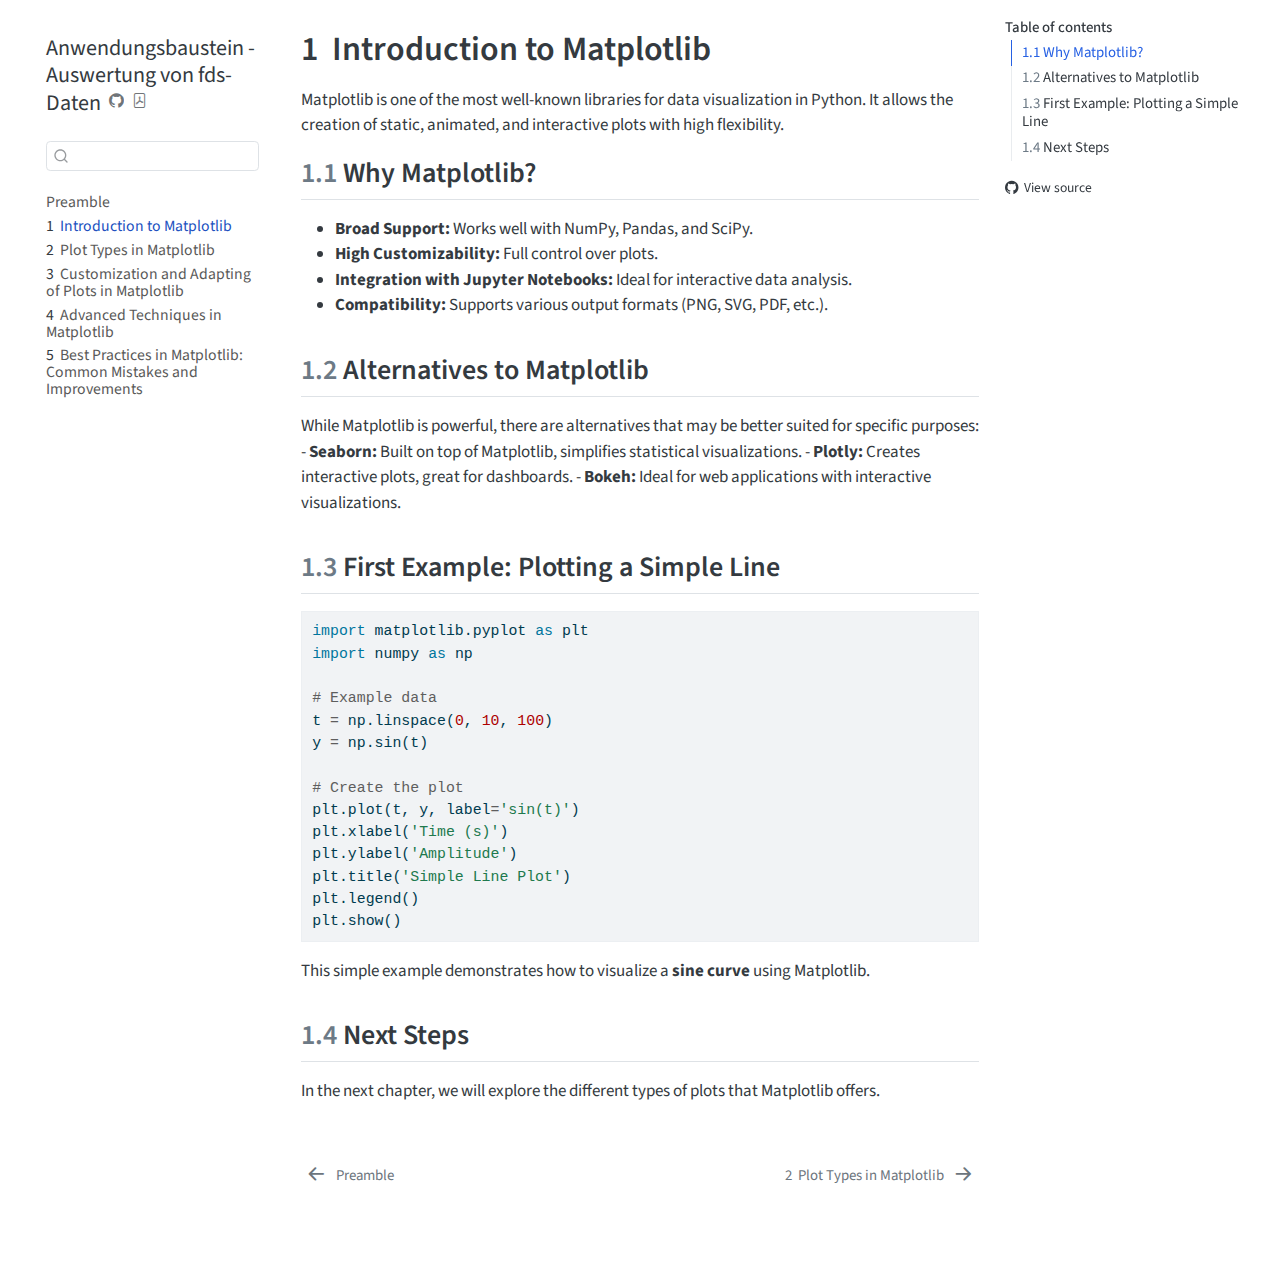
<file: output/book/skript/introduction.html>
<!DOCTYPE html>
<html xmlns="http://www.w3.org/1999/xhtml" lang="en" xml:lang="en"><head>

<meta charset="utf-8">
<meta name="generator" content="quarto-1.6.42">

<meta name="viewport" content="width=device-width, initial-scale=1.0, user-scalable=yes">


<title>1&nbsp; Introduction to Matplotlib – Anwendungsbaustein - Auswertung von fds-Daten</title>
<style>
code{white-space: pre-wrap;}
span.smallcaps{font-variant: small-caps;}
div.columns{display: flex; gap: min(4vw, 1.5em);}
div.column{flex: auto; overflow-x: auto;}
div.hanging-indent{margin-left: 1.5em; text-indent: -1.5em;}
ul.task-list{list-style: none;}
ul.task-list li input[type="checkbox"] {
  width: 0.8em;
  margin: 0 0.8em 0.2em -1em; /* quarto-specific, see https://github.com/quarto-dev/quarto-cli/issues/4556 */ 
  vertical-align: middle;
}
/* CSS for syntax highlighting */
pre > code.sourceCode { white-space: pre; position: relative; }
pre > code.sourceCode > span { line-height: 1.25; }
pre > code.sourceCode > span:empty { height: 1.2em; }
.sourceCode { overflow: visible; }
code.sourceCode > span { color: inherit; text-decoration: inherit; }
div.sourceCode { margin: 1em 0; }
pre.sourceCode { margin: 0; }
@media screen {
div.sourceCode { overflow: auto; }
}
@media print {
pre > code.sourceCode { white-space: pre-wrap; }
pre > code.sourceCode > span { display: inline-block; text-indent: -5em; padding-left: 5em; }
}
pre.numberSource code
  { counter-reset: source-line 0; }
pre.numberSource code > span
  { position: relative; left: -4em; counter-increment: source-line; }
pre.numberSource code > span > a:first-child::before
  { content: counter(source-line);
    position: relative; left: -1em; text-align: right; vertical-align: baseline;
    border: none; display: inline-block;
    -webkit-touch-callout: none; -webkit-user-select: none;
    -khtml-user-select: none; -moz-user-select: none;
    -ms-user-select: none; user-select: none;
    padding: 0 4px; width: 4em;
  }
pre.numberSource { margin-left: 3em;  padding-left: 4px; }
div.sourceCode
  {   }
@media screen {
pre > code.sourceCode > span > a:first-child::before { text-decoration: underline; }
}
</style>


<script src="../site_libs/quarto-nav/quarto-nav.js"></script>
<script src="../site_libs/quarto-nav/headroom.min.js"></script>
<script src="../site_libs/clipboard/clipboard.min.js"></script>
<script src="../site_libs/quarto-search/autocomplete.umd.js"></script>
<script src="../site_libs/quarto-search/fuse.min.js"></script>
<script src="../site_libs/quarto-search/quarto-search.js"></script>
<meta name="quarto:offset" content="../">
<link href="../skript/basic_plot_types.html" rel="next">
<link href="../index.html" rel="prev">
<script src="../site_libs/quarto-html/quarto.js"></script>
<script src="../site_libs/quarto-html/popper.min.js"></script>
<script src="../site_libs/quarto-html/tippy.umd.min.js"></script>
<script src="../site_libs/quarto-html/anchor.min.js"></script>
<link href="../site_libs/quarto-html/tippy.css" rel="stylesheet">
<link href="../site_libs/quarto-html/quarto-syntax-highlighting-2f5df379a58b258e96c21c0638c20c03.css" rel="stylesheet" id="quarto-text-highlighting-styles">
<script src="../site_libs/bootstrap/bootstrap.min.js"></script>
<link href="../site_libs/bootstrap/bootstrap-icons.css" rel="stylesheet">
<link href="../site_libs/bootstrap/bootstrap-81892d67c6241247f2c4f8ce88ed6504.min.css" rel="stylesheet" append-hash="true" id="quarto-bootstrap" data-mode="light">
<script id="quarto-search-options" type="application/json">{
  "location": "sidebar",
  "copy-button": false,
  "collapse-after": 3,
  "panel-placement": "start",
  "type": "textbox",
  "limit": 50,
  "keyboard-shortcut": [
    "f",
    "/",
    "s"
  ],
  "show-item-context": false,
  "language": {
    "search-no-results-text": "No results",
    "search-matching-documents-text": "matching documents",
    "search-copy-link-title": "Copy link to search",
    "search-hide-matches-text": "Hide additional matches",
    "search-more-match-text": "more match in this document",
    "search-more-matches-text": "more matches in this document",
    "search-clear-button-title": "Clear",
    "search-text-placeholder": "",
    "search-detached-cancel-button-title": "Cancel",
    "search-submit-button-title": "Submit",
    "search-label": "Search"
  }
}</script>


</head>

<body class="nav-sidebar floating">

<div id="quarto-search-results"></div>
  <header id="quarto-header" class="headroom fixed-top">
  <nav class="quarto-secondary-nav">
    <div class="container-fluid d-flex">
      <button type="button" class="quarto-btn-toggle btn" data-bs-toggle="collapse" role="button" data-bs-target=".quarto-sidebar-collapse-item" aria-controls="quarto-sidebar" aria-expanded="false" aria-label="Toggle sidebar navigation" onclick="if (window.quartoToggleHeadroom) { window.quartoToggleHeadroom(); }">
        <i class="bi bi-layout-text-sidebar-reverse"></i>
      </button>
        <nav class="quarto-page-breadcrumbs" aria-label="breadcrumb"><ol class="breadcrumb"><li class="breadcrumb-item"><a href="../skript/introduction.html"><span class="chapter-number">1</span>&nbsp; <span class="chapter-title">Introduction to Matplotlib</span></a></li></ol></nav>
        <a class="flex-grow-1" role="navigation" data-bs-toggle="collapse" data-bs-target=".quarto-sidebar-collapse-item" aria-controls="quarto-sidebar" aria-expanded="false" aria-label="Toggle sidebar navigation" onclick="if (window.quartoToggleHeadroom) { window.quartoToggleHeadroom(); }">      
        </a>
      <button type="button" class="btn quarto-search-button" aria-label="Search" onclick="window.quartoOpenSearch();">
        <i class="bi bi-search"></i>
      </button>
    </div>
  </nav>
</header>
<!-- content -->
<div id="quarto-content" class="quarto-container page-columns page-rows-contents page-layout-article">
<!-- sidebar -->
  <nav id="quarto-sidebar" class="sidebar collapse collapse-horizontal quarto-sidebar-collapse-item sidebar-navigation floating overflow-auto">
    <div class="pt-lg-2 mt-2 text-left sidebar-header">
    <div class="sidebar-title mb-0 py-0">
      <a href="../">Anwendungsbaustein - Auswertung von fds-Daten</a> 
        <div class="sidebar-tools-main">
    <a href="https://github.com/bausteine-der-datenanalyse/a-auswertung_fds_daten" title="Source Code" class="quarto-navigation-tool px-1" aria-label="Source Code"><i class="bi bi-github"></i></a>
    <a href="../Anwendungsbaustein---Auswertung-von-fds-Daten.pdf" title="Download PDF" class="quarto-navigation-tool px-1" aria-label="Download PDF"><i class="bi bi-file-pdf"></i></a>
</div>
    </div>
      </div>
        <div class="mt-2 flex-shrink-0 align-items-center">
        <div class="sidebar-search">
        <div id="quarto-search" class="" title="Search"></div>
        </div>
        </div>
    <div class="sidebar-menu-container"> 
    <ul class="list-unstyled mt-1">
        <li class="sidebar-item">
  <div class="sidebar-item-container"> 
  <a href="../index.html" class="sidebar-item-text sidebar-link">
 <span class="menu-text">Preamble</span></a>
  </div>
</li>
        <li class="sidebar-item">
  <div class="sidebar-item-container"> 
  <a href="../skript/introduction.html" class="sidebar-item-text sidebar-link active">
 <span class="menu-text"><span class="chapter-number">1</span>&nbsp; <span class="chapter-title">Introduction to Matplotlib</span></span></a>
  </div>
</li>
        <li class="sidebar-item">
  <div class="sidebar-item-container"> 
  <a href="../skript/basic_plot_types.html" class="sidebar-item-text sidebar-link">
 <span class="menu-text"><span class="chapter-number">2</span>&nbsp; <span class="chapter-title">Plot Types in Matplotlib</span></span></a>
  </div>
</li>
        <li class="sidebar-item">
  <div class="sidebar-item-container"> 
  <a href="../skript/adapting_plots.html" class="sidebar-item-text sidebar-link">
 <span class="menu-text"><span class="chapter-number">3</span>&nbsp; <span class="chapter-title">Customization and Adapting of Plots in Matplotlib</span></span></a>
  </div>
</li>
        <li class="sidebar-item">
  <div class="sidebar-item-container"> 
  <a href="../skript/advanced_techniques.html" class="sidebar-item-text sidebar-link">
 <span class="menu-text"><span class="chapter-number">4</span>&nbsp; <span class="chapter-title">Advanced Techniques in Matplotlib</span></span></a>
  </div>
</li>
        <li class="sidebar-item">
  <div class="sidebar-item-container"> 
  <a href="../skript/scientific_plotting.html" class="sidebar-item-text sidebar-link">
 <span class="menu-text"><span class="chapter-number">5</span>&nbsp; <span class="chapter-title">Best Practices in Matplotlib: Common Mistakes and Improvements</span></span></a>
  </div>
</li>
    </ul>
    </div>
</nav>
<div id="quarto-sidebar-glass" class="quarto-sidebar-collapse-item" data-bs-toggle="collapse" data-bs-target=".quarto-sidebar-collapse-item"></div>
<!-- margin-sidebar -->
    <div id="quarto-margin-sidebar" class="sidebar margin-sidebar">
        <nav id="TOC" role="doc-toc" class="toc-active">
    <h2 id="toc-title">Table of contents</h2>
   
  <ul>
  <li><a href="#why-matplotlib" id="toc-why-matplotlib" class="nav-link active" data-scroll-target="#why-matplotlib"><span class="header-section-number">1.1</span> Why Matplotlib?</a></li>
  <li><a href="#alternatives-to-matplotlib" id="toc-alternatives-to-matplotlib" class="nav-link" data-scroll-target="#alternatives-to-matplotlib"><span class="header-section-number">1.2</span> Alternatives to Matplotlib</a></li>
  <li><a href="#first-example-plotting-a-simple-line" id="toc-first-example-plotting-a-simple-line" class="nav-link" data-scroll-target="#first-example-plotting-a-simple-line"><span class="header-section-number">1.3</span> First Example: Plotting a Simple Line</a></li>
  <li><a href="#next-steps" id="toc-next-steps" class="nav-link" data-scroll-target="#next-steps"><span class="header-section-number">1.4</span> Next Steps</a></li>
  </ul>
<div class="toc-actions"><ul><li><a href="https://github.com/bausteine-der-datenanalyse/a-auswertung_fds_daten/blob/main/skript/introduction.qmd" class="toc-action"><i class="bi bi-github"></i>View source</a></li></ul></div></nav>
    </div>
<!-- main -->
<main class="content" id="quarto-document-content">

<header id="title-block-header" class="quarto-title-block default">
<div class="quarto-title">
<h1 class="title"><span class="chapter-number">1</span>&nbsp; <span class="chapter-title">Introduction to Matplotlib</span></h1>
</div>



<div class="quarto-title-meta">

    
  
    
  </div>
  


</header>


<p>Matplotlib is one of the most well-known libraries for data visualization in Python. It allows the creation of static, animated, and interactive plots with high flexibility.</p>
<section id="why-matplotlib" class="level2" data-number="1.1">
<h2 data-number="1.1" class="anchored" data-anchor-id="why-matplotlib"><span class="header-section-number">1.1</span> Why Matplotlib?</h2>
<ul>
<li><strong>Broad Support:</strong> Works well with NumPy, Pandas, and SciPy.</li>
<li><strong>High Customizability:</strong> Full control over plots.</li>
<li><strong>Integration with Jupyter Notebooks:</strong> Ideal for interactive data analysis.</li>
<li><strong>Compatibility:</strong> Supports various output formats (PNG, SVG, PDF, etc.).</li>
</ul>
</section>
<section id="alternatives-to-matplotlib" class="level2" data-number="1.2">
<h2 data-number="1.2" class="anchored" data-anchor-id="alternatives-to-matplotlib"><span class="header-section-number">1.2</span> Alternatives to Matplotlib</h2>
<p>While Matplotlib is powerful, there are alternatives that may be better suited for specific purposes: - <strong>Seaborn:</strong> Built on top of Matplotlib, simplifies statistical visualizations. - <strong>Plotly:</strong> Creates interactive plots, great for dashboards. - <strong>Bokeh:</strong> Ideal for web applications with interactive visualizations.</p>
</section>
<section id="first-example-plotting-a-simple-line" class="level2" data-number="1.3">
<h2 data-number="1.3" class="anchored" data-anchor-id="first-example-plotting-a-simple-line"><span class="header-section-number">1.3</span> First Example: Plotting a Simple Line</h2>
<div class="sourceCode" id="cb1"><pre class="sourceCode python code-with-copy"><code class="sourceCode python"><span id="cb1-1"><a href="#cb1-1" aria-hidden="true" tabindex="-1"></a><span class="im">import</span> matplotlib.pyplot <span class="im">as</span> plt</span>
<span id="cb1-2"><a href="#cb1-2" aria-hidden="true" tabindex="-1"></a><span class="im">import</span> numpy <span class="im">as</span> np</span>
<span id="cb1-3"><a href="#cb1-3" aria-hidden="true" tabindex="-1"></a></span>
<span id="cb1-4"><a href="#cb1-4" aria-hidden="true" tabindex="-1"></a><span class="co"># Example data</span></span>
<span id="cb1-5"><a href="#cb1-5" aria-hidden="true" tabindex="-1"></a>t <span class="op">=</span> np.linspace(<span class="dv">0</span>, <span class="dv">10</span>, <span class="dv">100</span>)</span>
<span id="cb1-6"><a href="#cb1-6" aria-hidden="true" tabindex="-1"></a>y <span class="op">=</span> np.sin(t)</span>
<span id="cb1-7"><a href="#cb1-7" aria-hidden="true" tabindex="-1"></a></span>
<span id="cb1-8"><a href="#cb1-8" aria-hidden="true" tabindex="-1"></a><span class="co"># Create the plot</span></span>
<span id="cb1-9"><a href="#cb1-9" aria-hidden="true" tabindex="-1"></a>plt.plot(t, y, label<span class="op">=</span><span class="st">'sin(t)'</span>)</span>
<span id="cb1-10"><a href="#cb1-10" aria-hidden="true" tabindex="-1"></a>plt.xlabel(<span class="st">'Time (s)'</span>)</span>
<span id="cb1-11"><a href="#cb1-11" aria-hidden="true" tabindex="-1"></a>plt.ylabel(<span class="st">'Amplitude'</span>)</span>
<span id="cb1-12"><a href="#cb1-12" aria-hidden="true" tabindex="-1"></a>plt.title(<span class="st">'Simple Line Plot'</span>)</span>
<span id="cb1-13"><a href="#cb1-13" aria-hidden="true" tabindex="-1"></a>plt.legend()</span>
<span id="cb1-14"><a href="#cb1-14" aria-hidden="true" tabindex="-1"></a>plt.show()</span></code><button title="Copy to Clipboard" class="code-copy-button"><i class="bi"></i></button></pre></div>
<p>This simple example demonstrates how to visualize a <strong>sine curve</strong> using Matplotlib.</p>
</section>
<section id="next-steps" class="level2" data-number="1.4">
<h2 data-number="1.4" class="anchored" data-anchor-id="next-steps"><span class="header-section-number">1.4</span> Next Steps</h2>
<p>In the next chapter, we will explore the different types of plots that Matplotlib offers.</p>


</section>

</main> <!-- /main -->
<script id="quarto-html-after-body" type="application/javascript">
window.document.addEventListener("DOMContentLoaded", function (event) {
  const toggleBodyColorMode = (bsSheetEl) => {
    const mode = bsSheetEl.getAttribute("data-mode");
    const bodyEl = window.document.querySelector("body");
    if (mode === "dark") {
      bodyEl.classList.add("quarto-dark");
      bodyEl.classList.remove("quarto-light");
    } else {
      bodyEl.classList.add("quarto-light");
      bodyEl.classList.remove("quarto-dark");
    }
  }
  const toggleBodyColorPrimary = () => {
    const bsSheetEl = window.document.querySelector("link#quarto-bootstrap");
    if (bsSheetEl) {
      toggleBodyColorMode(bsSheetEl);
    }
  }
  toggleBodyColorPrimary();  
  const icon = "";
  const anchorJS = new window.AnchorJS();
  anchorJS.options = {
    placement: 'right',
    icon: icon
  };
  anchorJS.add('.anchored');
  const isCodeAnnotation = (el) => {
    for (const clz of el.classList) {
      if (clz.startsWith('code-annotation-')) {                     
        return true;
      }
    }
    return false;
  }
  const onCopySuccess = function(e) {
    // button target
    const button = e.trigger;
    // don't keep focus
    button.blur();
    // flash "checked"
    button.classList.add('code-copy-button-checked');
    var currentTitle = button.getAttribute("title");
    button.setAttribute("title", "Copied!");
    let tooltip;
    if (window.bootstrap) {
      button.setAttribute("data-bs-toggle", "tooltip");
      button.setAttribute("data-bs-placement", "left");
      button.setAttribute("data-bs-title", "Copied!");
      tooltip = new bootstrap.Tooltip(button, 
        { trigger: "manual", 
          customClass: "code-copy-button-tooltip",
          offset: [0, -8]});
      tooltip.show();    
    }
    setTimeout(function() {
      if (tooltip) {
        tooltip.hide();
        button.removeAttribute("data-bs-title");
        button.removeAttribute("data-bs-toggle");
        button.removeAttribute("data-bs-placement");
      }
      button.setAttribute("title", currentTitle);
      button.classList.remove('code-copy-button-checked');
    }, 1000);
    // clear code selection
    e.clearSelection();
  }
  const getTextToCopy = function(trigger) {
      const codeEl = trigger.previousElementSibling.cloneNode(true);
      for (const childEl of codeEl.children) {
        if (isCodeAnnotation(childEl)) {
          childEl.remove();
        }
      }
      return codeEl.innerText;
  }
  const clipboard = new window.ClipboardJS('.code-copy-button:not([data-in-quarto-modal])', {
    text: getTextToCopy
  });
  clipboard.on('success', onCopySuccess);
  if (window.document.getElementById('quarto-embedded-source-code-modal')) {
    const clipboardModal = new window.ClipboardJS('.code-copy-button[data-in-quarto-modal]', {
      text: getTextToCopy,
      container: window.document.getElementById('quarto-embedded-source-code-modal')
    });
    clipboardModal.on('success', onCopySuccess);
  }
    var localhostRegex = new RegExp(/^(?:http|https):\/\/localhost\:?[0-9]*\//);
    var mailtoRegex = new RegExp(/^mailto:/);
      var filterRegex = new RegExp('/' + window.location.host + '/');
    var isInternal = (href) => {
        return filterRegex.test(href) || localhostRegex.test(href) || mailtoRegex.test(href);
    }
    // Inspect non-navigation links and adorn them if external
 	var links = window.document.querySelectorAll('a[href]:not(.nav-link):not(.navbar-brand):not(.toc-action):not(.sidebar-link):not(.sidebar-item-toggle):not(.pagination-link):not(.no-external):not([aria-hidden]):not(.dropdown-item):not(.quarto-navigation-tool):not(.about-link)');
    for (var i=0; i<links.length; i++) {
      const link = links[i];
      if (!isInternal(link.href)) {
        // undo the damage that might have been done by quarto-nav.js in the case of
        // links that we want to consider external
        if (link.dataset.originalHref !== undefined) {
          link.href = link.dataset.originalHref;
        }
      }
    }
  function tippyHover(el, contentFn, onTriggerFn, onUntriggerFn) {
    const config = {
      allowHTML: true,
      maxWidth: 500,
      delay: 100,
      arrow: false,
      appendTo: function(el) {
          return el.parentElement;
      },
      interactive: true,
      interactiveBorder: 10,
      theme: 'quarto',
      placement: 'bottom-start',
    };
    if (contentFn) {
      config.content = contentFn;
    }
    if (onTriggerFn) {
      config.onTrigger = onTriggerFn;
    }
    if (onUntriggerFn) {
      config.onUntrigger = onUntriggerFn;
    }
    window.tippy(el, config); 
  }
  const noterefs = window.document.querySelectorAll('a[role="doc-noteref"]');
  for (var i=0; i<noterefs.length; i++) {
    const ref = noterefs[i];
    tippyHover(ref, function() {
      // use id or data attribute instead here
      let href = ref.getAttribute('data-footnote-href') || ref.getAttribute('href');
      try { href = new URL(href).hash; } catch {}
      const id = href.replace(/^#\/?/, "");
      const note = window.document.getElementById(id);
      if (note) {
        return note.innerHTML;
      } else {
        return "";
      }
    });
  }
  const xrefs = window.document.querySelectorAll('a.quarto-xref');
  const processXRef = (id, note) => {
    // Strip column container classes
    const stripColumnClz = (el) => {
      el.classList.remove("page-full", "page-columns");
      if (el.children) {
        for (const child of el.children) {
          stripColumnClz(child);
        }
      }
    }
    stripColumnClz(note)
    if (id === null || id.startsWith('sec-')) {
      // Special case sections, only their first couple elements
      const container = document.createElement("div");
      if (note.children && note.children.length > 2) {
        container.appendChild(note.children[0].cloneNode(true));
        for (let i = 1; i < note.children.length; i++) {
          const child = note.children[i];
          if (child.tagName === "P" && child.innerText === "") {
            continue;
          } else {
            container.appendChild(child.cloneNode(true));
            break;
          }
        }
        if (window.Quarto?.typesetMath) {
          window.Quarto.typesetMath(container);
        }
        return container.innerHTML
      } else {
        if (window.Quarto?.typesetMath) {
          window.Quarto.typesetMath(note);
        }
        return note.innerHTML;
      }
    } else {
      // Remove any anchor links if they are present
      const anchorLink = note.querySelector('a.anchorjs-link');
      if (anchorLink) {
        anchorLink.remove();
      }
      if (window.Quarto?.typesetMath) {
        window.Quarto.typesetMath(note);
      }
      if (note.classList.contains("callout")) {
        return note.outerHTML;
      } else {
        return note.innerHTML;
      }
    }
  }
  for (var i=0; i<xrefs.length; i++) {
    const xref = xrefs[i];
    tippyHover(xref, undefined, function(instance) {
      instance.disable();
      let url = xref.getAttribute('href');
      let hash = undefined; 
      if (url.startsWith('#')) {
        hash = url;
      } else {
        try { hash = new URL(url).hash; } catch {}
      }
      if (hash) {
        const id = hash.replace(/^#\/?/, "");
        const note = window.document.getElementById(id);
        if (note !== null) {
          try {
            const html = processXRef(id, note.cloneNode(true));
            instance.setContent(html);
          } finally {
            instance.enable();
            instance.show();
          }
        } else {
          // See if we can fetch this
          fetch(url.split('#')[0])
          .then(res => res.text())
          .then(html => {
            const parser = new DOMParser();
            const htmlDoc = parser.parseFromString(html, "text/html");
            const note = htmlDoc.getElementById(id);
            if (note !== null) {
              const html = processXRef(id, note);
              instance.setContent(html);
            } 
          }).finally(() => {
            instance.enable();
            instance.show();
          });
        }
      } else {
        // See if we can fetch a full url (with no hash to target)
        // This is a special case and we should probably do some content thinning / targeting
        fetch(url)
        .then(res => res.text())
        .then(html => {
          const parser = new DOMParser();
          const htmlDoc = parser.parseFromString(html, "text/html");
          const note = htmlDoc.querySelector('main.content');
          if (note !== null) {
            // This should only happen for chapter cross references
            // (since there is no id in the URL)
            // remove the first header
            if (note.children.length > 0 && note.children[0].tagName === "HEADER") {
              note.children[0].remove();
            }
            const html = processXRef(null, note);
            instance.setContent(html);
          } 
        }).finally(() => {
          instance.enable();
          instance.show();
        });
      }
    }, function(instance) {
    });
  }
      let selectedAnnoteEl;
      const selectorForAnnotation = ( cell, annotation) => {
        let cellAttr = 'data-code-cell="' + cell + '"';
        let lineAttr = 'data-code-annotation="' +  annotation + '"';
        const selector = 'span[' + cellAttr + '][' + lineAttr + ']';
        return selector;
      }
      const selectCodeLines = (annoteEl) => {
        const doc = window.document;
        const targetCell = annoteEl.getAttribute("data-target-cell");
        const targetAnnotation = annoteEl.getAttribute("data-target-annotation");
        const annoteSpan = window.document.querySelector(selectorForAnnotation(targetCell, targetAnnotation));
        const lines = annoteSpan.getAttribute("data-code-lines").split(",");
        const lineIds = lines.map((line) => {
          return targetCell + "-" + line;
        })
        let top = null;
        let height = null;
        let parent = null;
        if (lineIds.length > 0) {
            //compute the position of the single el (top and bottom and make a div)
            const el = window.document.getElementById(lineIds[0]);
            top = el.offsetTop;
            height = el.offsetHeight;
            parent = el.parentElement.parentElement;
          if (lineIds.length > 1) {
            const lastEl = window.document.getElementById(lineIds[lineIds.length - 1]);
            const bottom = lastEl.offsetTop + lastEl.offsetHeight;
            height = bottom - top;
          }
          if (top !== null && height !== null && parent !== null) {
            // cook up a div (if necessary) and position it 
            let div = window.document.getElementById("code-annotation-line-highlight");
            if (div === null) {
              div = window.document.createElement("div");
              div.setAttribute("id", "code-annotation-line-highlight");
              div.style.position = 'absolute';
              parent.appendChild(div);
            }
            div.style.top = top - 2 + "px";
            div.style.height = height + 4 + "px";
            div.style.left = 0;
            let gutterDiv = window.document.getElementById("code-annotation-line-highlight-gutter");
            if (gutterDiv === null) {
              gutterDiv = window.document.createElement("div");
              gutterDiv.setAttribute("id", "code-annotation-line-highlight-gutter");
              gutterDiv.style.position = 'absolute';
              const codeCell = window.document.getElementById(targetCell);
              const gutter = codeCell.querySelector('.code-annotation-gutter');
              gutter.appendChild(gutterDiv);
            }
            gutterDiv.style.top = top - 2 + "px";
            gutterDiv.style.height = height + 4 + "px";
          }
          selectedAnnoteEl = annoteEl;
        }
      };
      const unselectCodeLines = () => {
        const elementsIds = ["code-annotation-line-highlight", "code-annotation-line-highlight-gutter"];
        elementsIds.forEach((elId) => {
          const div = window.document.getElementById(elId);
          if (div) {
            div.remove();
          }
        });
        selectedAnnoteEl = undefined;
      };
        // Handle positioning of the toggle
    window.addEventListener(
      "resize",
      throttle(() => {
        elRect = undefined;
        if (selectedAnnoteEl) {
          selectCodeLines(selectedAnnoteEl);
        }
      }, 10)
    );
    function throttle(fn, ms) {
    let throttle = false;
    let timer;
      return (...args) => {
        if(!throttle) { // first call gets through
            fn.apply(this, args);
            throttle = true;
        } else { // all the others get throttled
            if(timer) clearTimeout(timer); // cancel #2
            timer = setTimeout(() => {
              fn.apply(this, args);
              timer = throttle = false;
            }, ms);
        }
      };
    }
      // Attach click handler to the DT
      const annoteDls = window.document.querySelectorAll('dt[data-target-cell]');
      for (const annoteDlNode of annoteDls) {
        annoteDlNode.addEventListener('click', (event) => {
          const clickedEl = event.target;
          if (clickedEl !== selectedAnnoteEl) {
            unselectCodeLines();
            const activeEl = window.document.querySelector('dt[data-target-cell].code-annotation-active');
            if (activeEl) {
              activeEl.classList.remove('code-annotation-active');
            }
            selectCodeLines(clickedEl);
            clickedEl.classList.add('code-annotation-active');
          } else {
            // Unselect the line
            unselectCodeLines();
            clickedEl.classList.remove('code-annotation-active');
          }
        });
      }
  const findCites = (el) => {
    const parentEl = el.parentElement;
    if (parentEl) {
      const cites = parentEl.dataset.cites;
      if (cites) {
        return {
          el,
          cites: cites.split(' ')
        };
      } else {
        return findCites(el.parentElement)
      }
    } else {
      return undefined;
    }
  };
  var bibliorefs = window.document.querySelectorAll('a[role="doc-biblioref"]');
  for (var i=0; i<bibliorefs.length; i++) {
    const ref = bibliorefs[i];
    const citeInfo = findCites(ref);
    if (citeInfo) {
      tippyHover(citeInfo.el, function() {
        var popup = window.document.createElement('div');
        citeInfo.cites.forEach(function(cite) {
          var citeDiv = window.document.createElement('div');
          citeDiv.classList.add('hanging-indent');
          citeDiv.classList.add('csl-entry');
          var biblioDiv = window.document.getElementById('ref-' + cite);
          if (biblioDiv) {
            citeDiv.innerHTML = biblioDiv.innerHTML;
          }
          popup.appendChild(citeDiv);
        });
        return popup.innerHTML;
      });
    }
  }
});
</script>
<nav class="page-navigation">
  <div class="nav-page nav-page-previous">
      <a href="../index.html" class="pagination-link" aria-label="Preamble">
        <i class="bi bi-arrow-left-short"></i> <span class="nav-page-text">Preamble</span>
      </a>          
  </div>
  <div class="nav-page nav-page-next">
      <a href="../skript/basic_plot_types.html" class="pagination-link" aria-label="Plot Types in Matplotlib">
        <span class="nav-page-text"><span class="chapter-number">2</span>&nbsp; <span class="chapter-title">Plot Types in Matplotlib</span></span> <i class="bi bi-arrow-right-short"></i>
      </a>
  </div>
</nav>
</div> <!-- /content -->




<footer class="footer"><div class="nav-footer"><div class="nav-footer-center"><div class="toc-actions d-sm-block d-md-none"><ul><li><a href="https://github.com/bausteine-der-datenanalyse/a-auswertung_fds_daten/blob/main/skript/introduction.qmd" class="toc-action"><i class="bi bi-github"></i>View source</a></li></ul></div></div></div></footer></body></html>
</file>
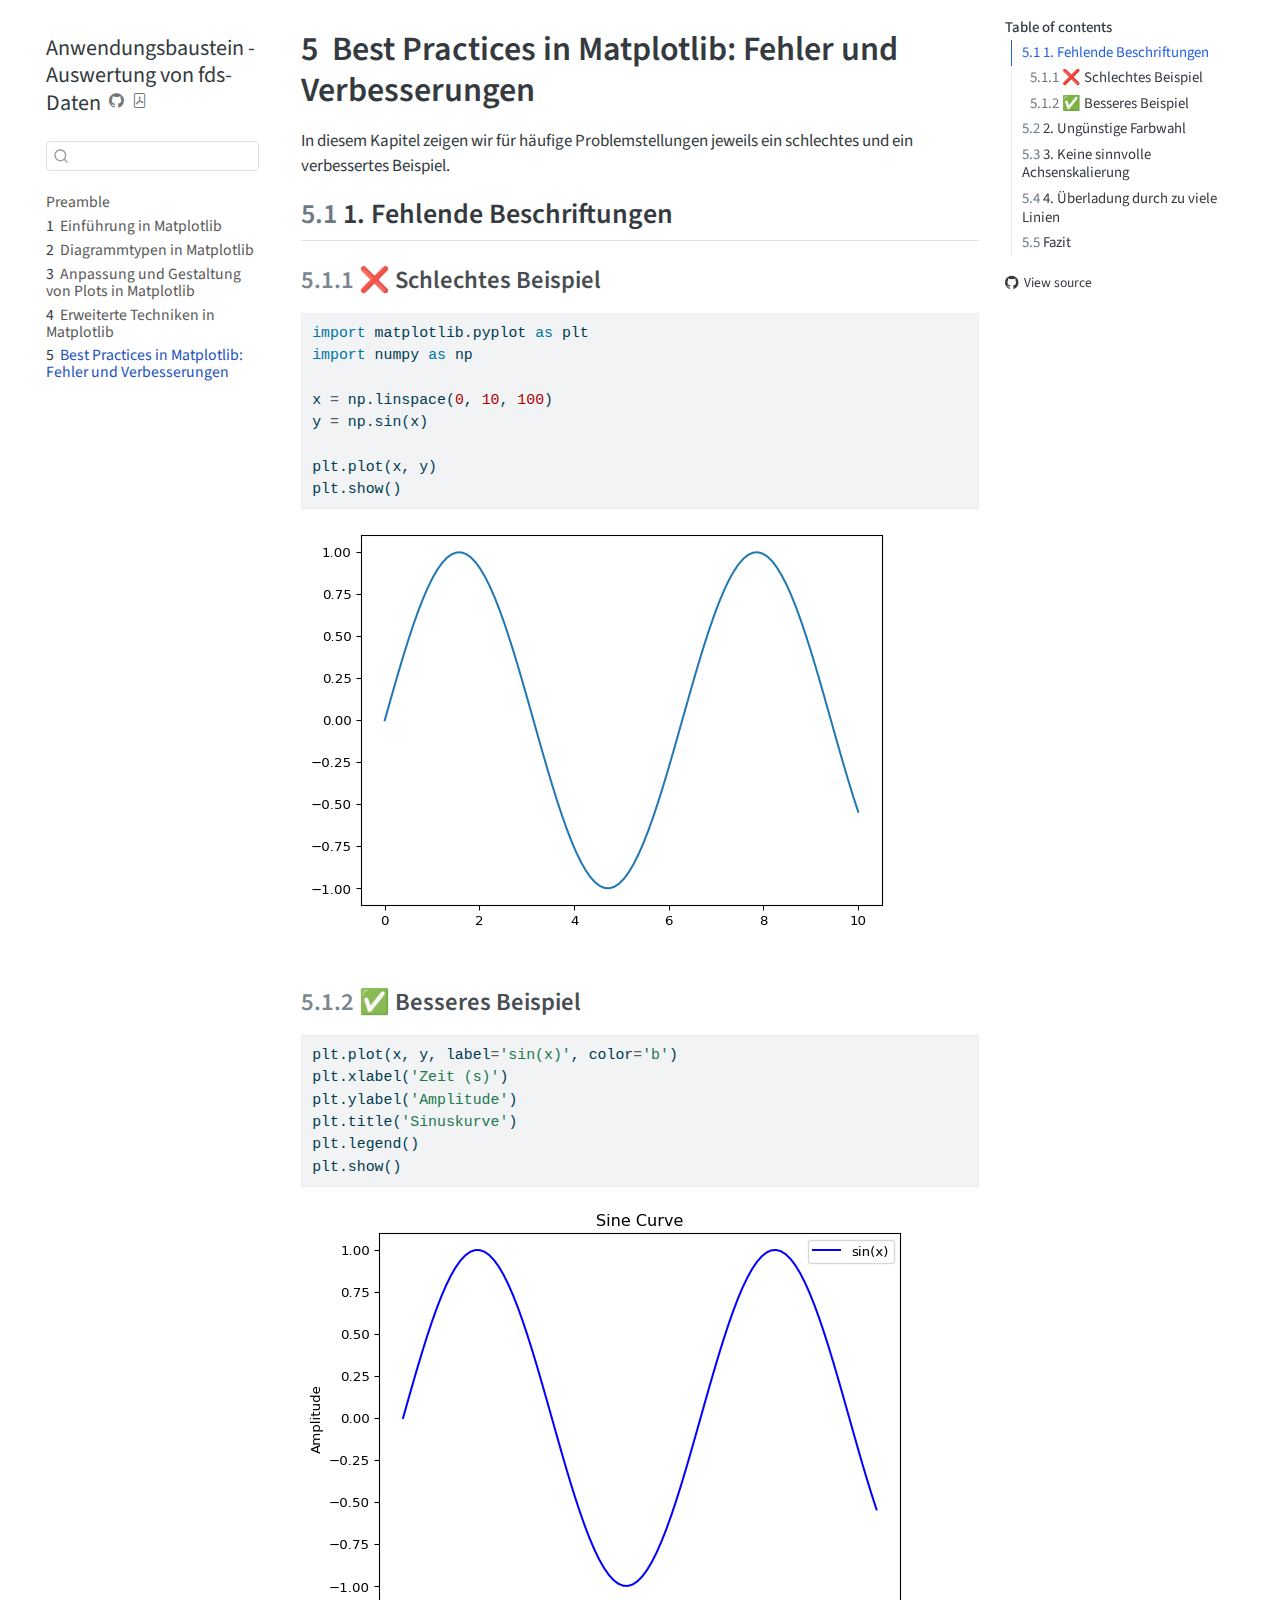
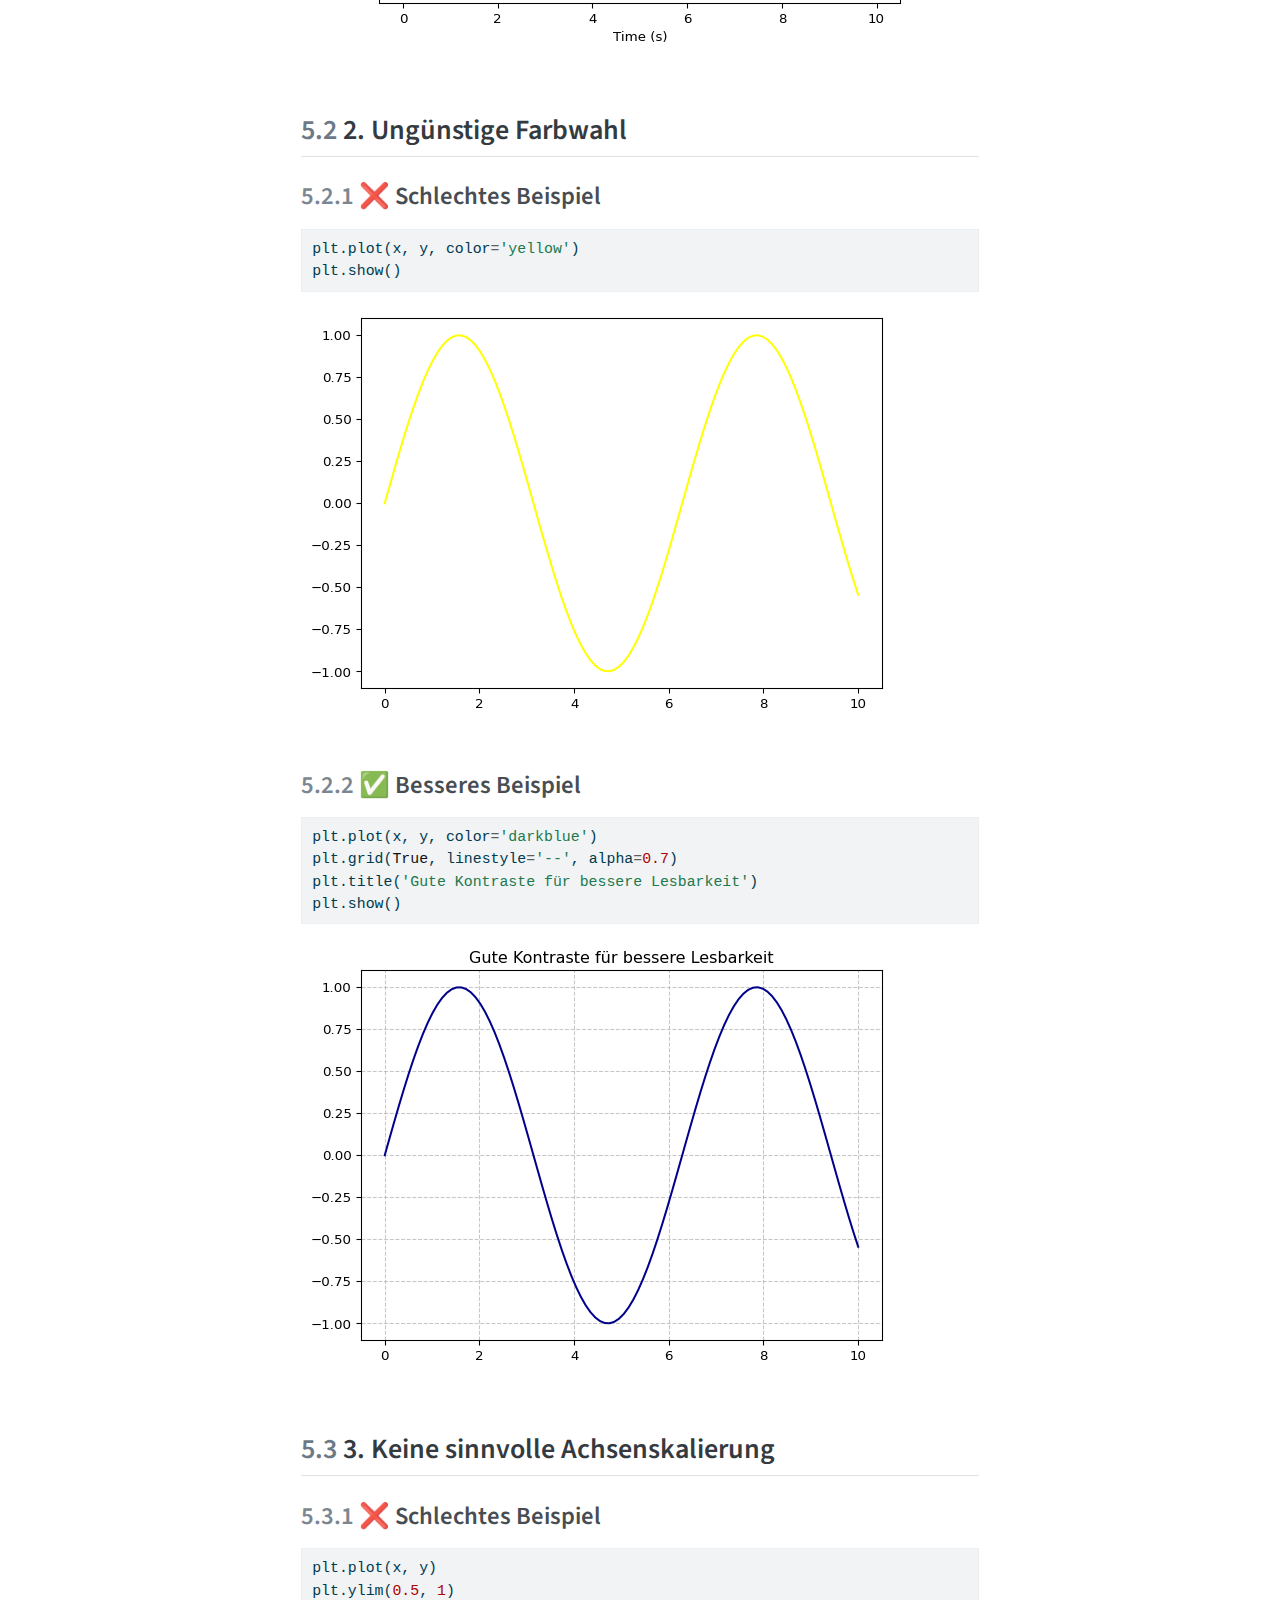
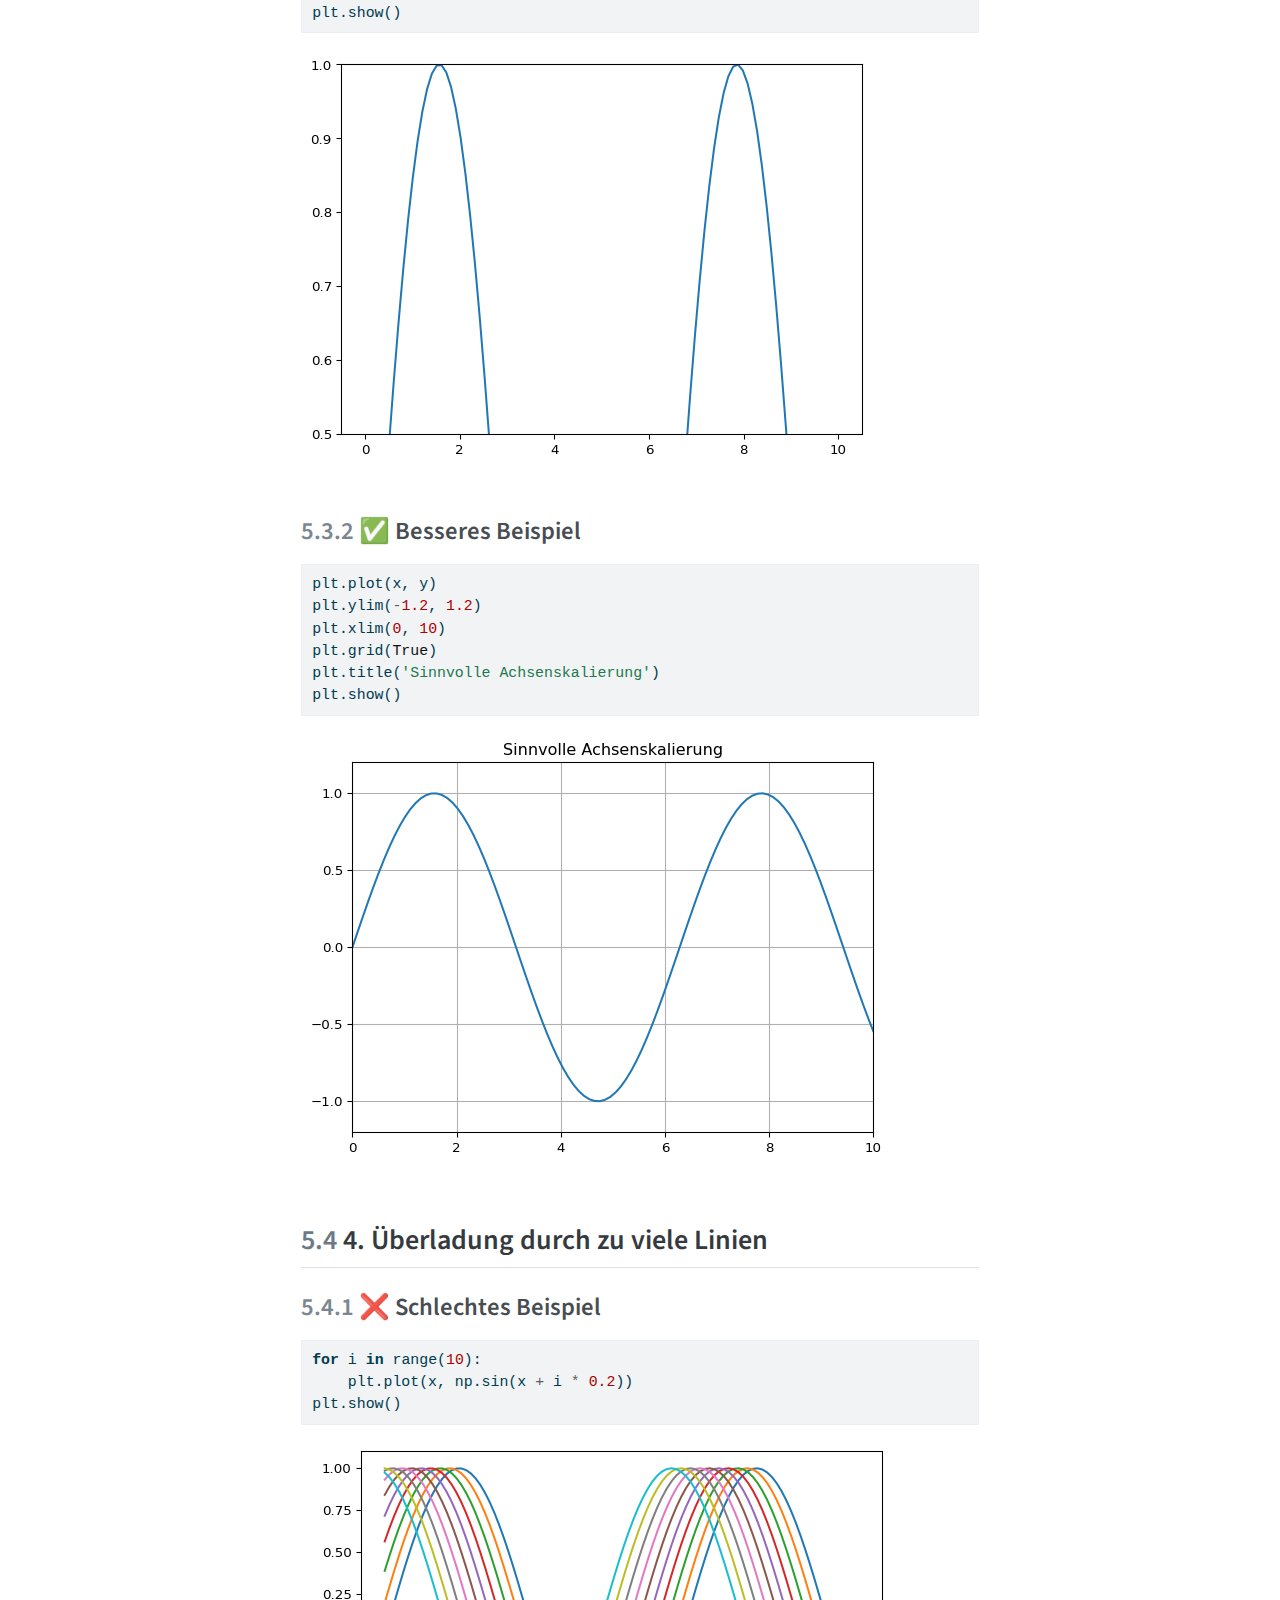
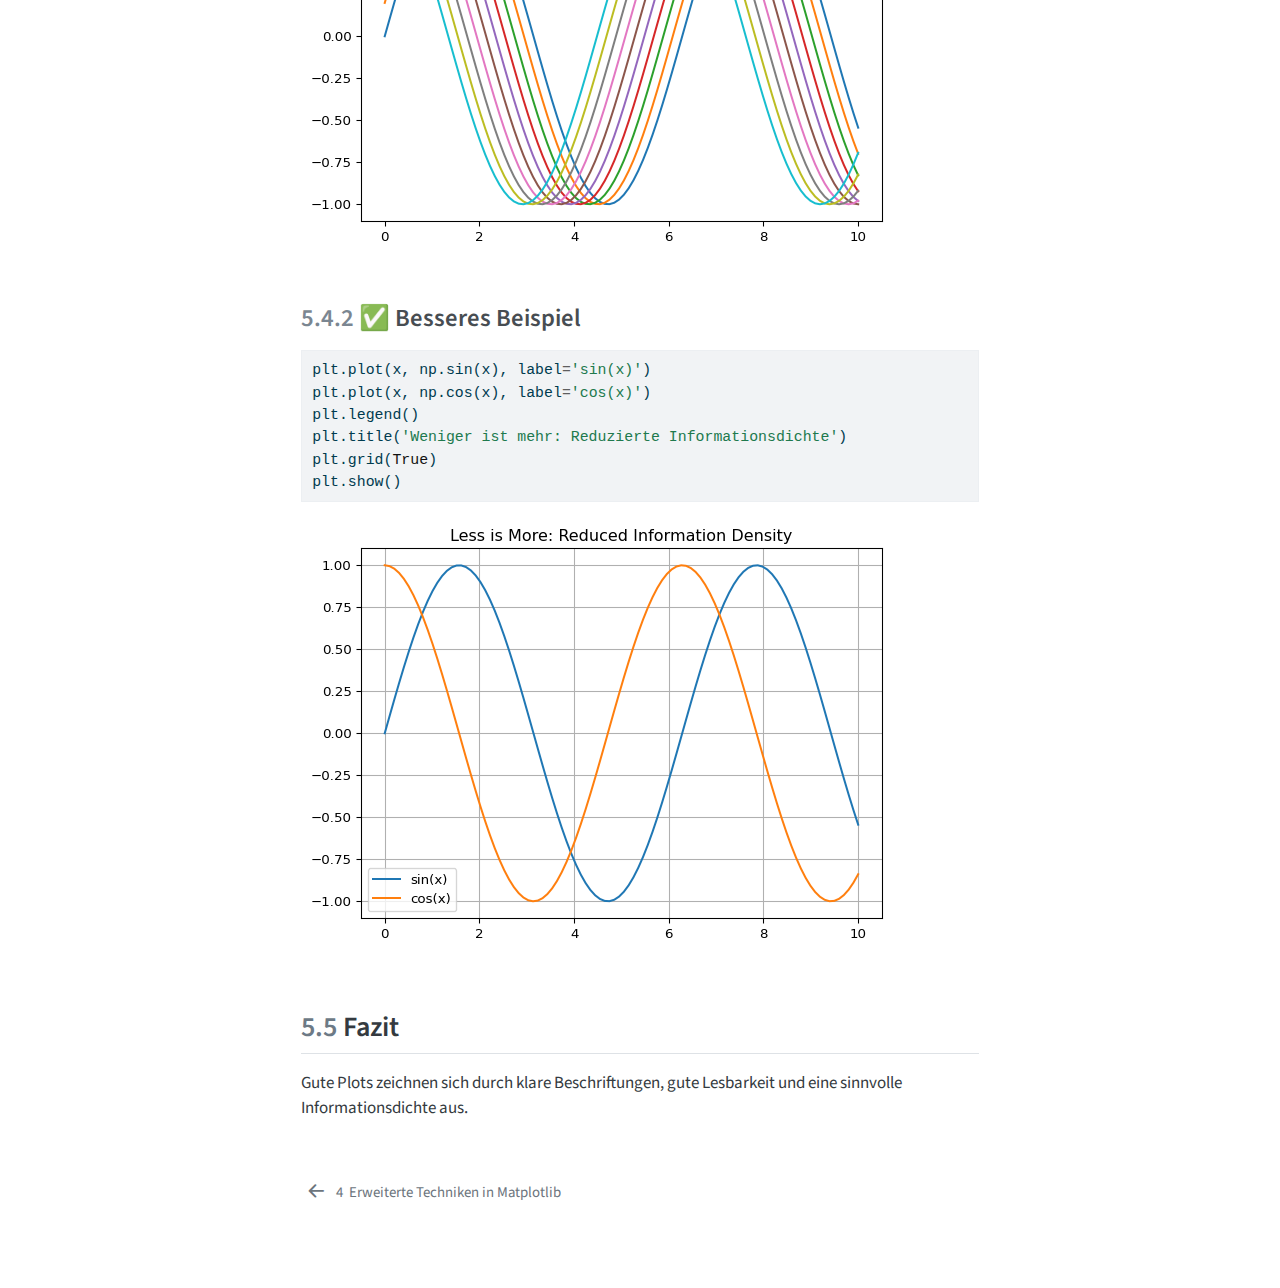
<file: output/book/skript/scientific_plotting.html>
<!DOCTYPE html>
<html xmlns="http://www.w3.org/1999/xhtml" lang="en" xml:lang="en"><head>

<meta charset="utf-8">
<meta name="generator" content="quarto-1.6.42">

<meta name="viewport" content="width=device-width, initial-scale=1.0, user-scalable=yes">


<title>5&nbsp; Best Practices in Matplotlib: Fehler und Verbesserungen – Anwendungsbaustein - Auswertung von fds-Daten</title>
<style>
code{white-space: pre-wrap;}
span.smallcaps{font-variant: small-caps;}
div.columns{display: flex; gap: min(4vw, 1.5em);}
div.column{flex: auto; overflow-x: auto;}
div.hanging-indent{margin-left: 1.5em; text-indent: -1.5em;}
ul.task-list{list-style: none;}
ul.task-list li input[type="checkbox"] {
  width: 0.8em;
  margin: 0 0.8em 0.2em -1em; /* quarto-specific, see https://github.com/quarto-dev/quarto-cli/issues/4556 */ 
  vertical-align: middle;
}
/* CSS for syntax highlighting */
pre > code.sourceCode { white-space: pre; position: relative; }
pre > code.sourceCode > span { line-height: 1.25; }
pre > code.sourceCode > span:empty { height: 1.2em; }
.sourceCode { overflow: visible; }
code.sourceCode > span { color: inherit; text-decoration: inherit; }
div.sourceCode { margin: 1em 0; }
pre.sourceCode { margin: 0; }
@media screen {
div.sourceCode { overflow: auto; }
}
@media print {
pre > code.sourceCode { white-space: pre-wrap; }
pre > code.sourceCode > span { display: inline-block; text-indent: -5em; padding-left: 5em; }
}
pre.numberSource code
  { counter-reset: source-line 0; }
pre.numberSource code > span
  { position: relative; left: -4em; counter-increment: source-line; }
pre.numberSource code > span > a:first-child::before
  { content: counter(source-line);
    position: relative; left: -1em; text-align: right; vertical-align: baseline;
    border: none; display: inline-block;
    -webkit-touch-callout: none; -webkit-user-select: none;
    -khtml-user-select: none; -moz-user-select: none;
    -ms-user-select: none; user-select: none;
    padding: 0 4px; width: 4em;
  }
pre.numberSource { margin-left: 3em;  padding-left: 4px; }
div.sourceCode
  {   }
@media screen {
pre > code.sourceCode > span > a:first-child::before { text-decoration: underline; }
}
</style>


<script src="../site_libs/quarto-nav/quarto-nav.js"></script>
<script src="../site_libs/quarto-nav/headroom.min.js"></script>
<script src="../site_libs/clipboard/clipboard.min.js"></script>
<script src="../site_libs/quarto-search/autocomplete.umd.js"></script>
<script src="../site_libs/quarto-search/fuse.min.js"></script>
<script src="../site_libs/quarto-search/quarto-search.js"></script>
<meta name="quarto:offset" content="../">
<link href="../skript/advanced_techniques.html" rel="prev">
<script src="../site_libs/quarto-html/quarto.js"></script>
<script src="../site_libs/quarto-html/popper.min.js"></script>
<script src="../site_libs/quarto-html/tippy.umd.min.js"></script>
<script src="../site_libs/quarto-html/anchor.min.js"></script>
<link href="../site_libs/quarto-html/tippy.css" rel="stylesheet">
<link href="../site_libs/quarto-html/quarto-syntax-highlighting-2f5df379a58b258e96c21c0638c20c03.css" rel="stylesheet" id="quarto-text-highlighting-styles">
<script src="../site_libs/bootstrap/bootstrap.min.js"></script>
<link href="../site_libs/bootstrap/bootstrap-icons.css" rel="stylesheet">
<link href="../site_libs/bootstrap/bootstrap-173c08f0120535b1b8a0ba1fc00bb1ae.min.css" rel="stylesheet" append-hash="true" id="quarto-bootstrap" data-mode="light">
<script id="quarto-search-options" type="application/json">{
  "location": "sidebar",
  "copy-button": false,
  "collapse-after": 3,
  "panel-placement": "start",
  "type": "textbox",
  "limit": 50,
  "keyboard-shortcut": [
    "f",
    "/",
    "s"
  ],
  "show-item-context": false,
  "language": {
    "search-no-results-text": "No results",
    "search-matching-documents-text": "matching documents",
    "search-copy-link-title": "Copy link to search",
    "search-hide-matches-text": "Hide additional matches",
    "search-more-match-text": "more match in this document",
    "search-more-matches-text": "more matches in this document",
    "search-clear-button-title": "Clear",
    "search-text-placeholder": "",
    "search-detached-cancel-button-title": "Cancel",
    "search-submit-button-title": "Submit",
    "search-label": "Search"
  }
}</script>


</head>

<body class="nav-sidebar floating">

<div id="quarto-search-results"></div>
  <header id="quarto-header" class="headroom fixed-top">
  <nav class="quarto-secondary-nav">
    <div class="container-fluid d-flex">
      <button type="button" class="quarto-btn-toggle btn" data-bs-toggle="collapse" role="button" data-bs-target=".quarto-sidebar-collapse-item" aria-controls="quarto-sidebar" aria-expanded="false" aria-label="Toggle sidebar navigation" onclick="if (window.quartoToggleHeadroom) { window.quartoToggleHeadroom(); }">
        <i class="bi bi-layout-text-sidebar-reverse"></i>
      </button>
        <nav class="quarto-page-breadcrumbs" aria-label="breadcrumb"><ol class="breadcrumb"><li class="breadcrumb-item"><a href="../skript/scientific_plotting.html"><span class="chapter-number">5</span>&nbsp; <span class="chapter-title">Best Practices in Matplotlib: Fehler und Verbesserungen</span></a></li></ol></nav>
        <a class="flex-grow-1" role="navigation" data-bs-toggle="collapse" data-bs-target=".quarto-sidebar-collapse-item" aria-controls="quarto-sidebar" aria-expanded="false" aria-label="Toggle sidebar navigation" onclick="if (window.quartoToggleHeadroom) { window.quartoToggleHeadroom(); }">      
        </a>
      <button type="button" class="btn quarto-search-button" aria-label="Search" onclick="window.quartoOpenSearch();">
        <i class="bi bi-search"></i>
      </button>
    </div>
  </nav>
</header>
<!-- content -->
<div id="quarto-content" class="quarto-container page-columns page-rows-contents page-layout-article">
<!-- sidebar -->
  <nav id="quarto-sidebar" class="sidebar collapse collapse-horizontal quarto-sidebar-collapse-item sidebar-navigation floating overflow-auto">
    <div class="pt-lg-2 mt-2 text-left sidebar-header">
    <div class="sidebar-title mb-0 py-0">
      <a href="../">Anwendungsbaustein - Auswertung von fds-Daten</a> 
        <div class="sidebar-tools-main">
    <a href="https://github.com/bausteine-der-datenanalyse/a-auswertung_fds_daten" title="Source Code" class="quarto-navigation-tool px-1" aria-label="Source Code"><i class="bi bi-github"></i></a>
    <a href="../Anwendungsbaustein---Auswertung-von-fds-Daten.pdf" title="Download PDF" class="quarto-navigation-tool px-1" aria-label="Download PDF"><i class="bi bi-file-pdf"></i></a>
</div>
    </div>
      </div>
        <div class="mt-2 flex-shrink-0 align-items-center">
        <div class="sidebar-search">
        <div id="quarto-search" class="" title="Search"></div>
        </div>
        </div>
    <div class="sidebar-menu-container"> 
    <ul class="list-unstyled mt-1">
        <li class="sidebar-item">
  <div class="sidebar-item-container"> 
  <a href="../index.html" class="sidebar-item-text sidebar-link">
 <span class="menu-text">Preamble</span></a>
  </div>
</li>
        <li class="sidebar-item">
  <div class="sidebar-item-container"> 
  <a href="../skript/introduction.html" class="sidebar-item-text sidebar-link">
 <span class="menu-text"><span class="chapter-number">1</span>&nbsp; <span class="chapter-title">Einführung in Matplotlib</span></span></a>
  </div>
</li>
        <li class="sidebar-item">
  <div class="sidebar-item-container"> 
  <a href="../skript/basic_plot_types.html" class="sidebar-item-text sidebar-link">
 <span class="menu-text"><span class="chapter-number">2</span>&nbsp; <span class="chapter-title">Diagrammtypen in Matplotlib</span></span></a>
  </div>
</li>
        <li class="sidebar-item">
  <div class="sidebar-item-container"> 
  <a href="../skript/adapting_plots.html" class="sidebar-item-text sidebar-link">
 <span class="menu-text"><span class="chapter-number">3</span>&nbsp; <span class="chapter-title">Anpassung und Gestaltung von Plots in Matplotlib</span></span></a>
  </div>
</li>
        <li class="sidebar-item">
  <div class="sidebar-item-container"> 
  <a href="../skript/advanced_techniques.html" class="sidebar-item-text sidebar-link">
 <span class="menu-text"><span class="chapter-number">4</span>&nbsp; <span class="chapter-title">Erweiterte Techniken in Matplotlib</span></span></a>
  </div>
</li>
        <li class="sidebar-item">
  <div class="sidebar-item-container"> 
  <a href="../skript/scientific_plotting.html" class="sidebar-item-text sidebar-link active">
 <span class="menu-text"><span class="chapter-number">5</span>&nbsp; <span class="chapter-title">Best Practices in Matplotlib: Fehler und Verbesserungen</span></span></a>
  </div>
</li>
    </ul>
    </div>
</nav>
<div id="quarto-sidebar-glass" class="quarto-sidebar-collapse-item" data-bs-toggle="collapse" data-bs-target=".quarto-sidebar-collapse-item"></div>
<!-- margin-sidebar -->
    <div id="quarto-margin-sidebar" class="sidebar margin-sidebar">
        <nav id="TOC" role="doc-toc" class="toc-active">
    <h2 id="toc-title">Table of contents</h2>
   
  <ul>
  <li><a href="#fehlende-beschriftungen" id="toc-fehlende-beschriftungen" class="nav-link active" data-scroll-target="#fehlende-beschriftungen"><span class="header-section-number">5.1</span> 1. Fehlende Beschriftungen</a>
  <ul class="collapse">
  <li><a href="#schlechtes-beispiel" id="toc-schlechtes-beispiel" class="nav-link" data-scroll-target="#schlechtes-beispiel"><span class="header-section-number">5.1.1</span> ❌ Schlechtes Beispiel</a></li>
  <li><a href="#besseres-beispiel" id="toc-besseres-beispiel" class="nav-link" data-scroll-target="#besseres-beispiel"><span class="header-section-number">5.1.2</span> ✅ Besseres Beispiel</a></li>
  </ul></li>
  <li><a href="#ungünstige-farbwahl" id="toc-ungünstige-farbwahl" class="nav-link" data-scroll-target="#ungünstige-farbwahl"><span class="header-section-number">5.2</span> 2. Ungünstige Farbwahl</a>
  <ul class="collapse">
  <li><a href="#schlechtes-beispiel-1" id="toc-schlechtes-beispiel-1" class="nav-link" data-scroll-target="#schlechtes-beispiel-1"><span class="header-section-number">5.2.1</span> ❌ Schlechtes Beispiel</a></li>
  <li><a href="#besseres-beispiel-1" id="toc-besseres-beispiel-1" class="nav-link" data-scroll-target="#besseres-beispiel-1"><span class="header-section-number">5.2.2</span> ✅ Besseres Beispiel</a></li>
  </ul></li>
  <li><a href="#keine-sinnvolle-achsenskalierung" id="toc-keine-sinnvolle-achsenskalierung" class="nav-link" data-scroll-target="#keine-sinnvolle-achsenskalierung"><span class="header-section-number">5.3</span> 3. Keine sinnvolle Achsenskalierung</a>
  <ul class="collapse">
  <li><a href="#schlechtes-beispiel-2" id="toc-schlechtes-beispiel-2" class="nav-link" data-scroll-target="#schlechtes-beispiel-2"><span class="header-section-number">5.3.1</span> ❌ Schlechtes Beispiel</a></li>
  <li><a href="#besseres-beispiel-2" id="toc-besseres-beispiel-2" class="nav-link" data-scroll-target="#besseres-beispiel-2"><span class="header-section-number">5.3.2</span> ✅ Besseres Beispiel</a></li>
  </ul></li>
  <li><a href="#überladung-durch-zu-viele-linien" id="toc-überladung-durch-zu-viele-linien" class="nav-link" data-scroll-target="#überladung-durch-zu-viele-linien"><span class="header-section-number">5.4</span> 4. Überladung durch zu viele Linien</a>
  <ul class="collapse">
  <li><a href="#schlechtes-beispiel-3" id="toc-schlechtes-beispiel-3" class="nav-link" data-scroll-target="#schlechtes-beispiel-3"><span class="header-section-number">5.4.1</span> ❌ Schlechtes Beispiel</a></li>
  <li><a href="#besseres-beispiel-3" id="toc-besseres-beispiel-3" class="nav-link" data-scroll-target="#besseres-beispiel-3"><span class="header-section-number">5.4.2</span> ✅ Besseres Beispiel</a></li>
  </ul></li>
  <li><a href="#fazit" id="toc-fazit" class="nav-link" data-scroll-target="#fazit"><span class="header-section-number">5.5</span> Fazit</a></li>
  </ul>
<div class="toc-actions"><ul><li><a href="https://github.com/bausteine-der-datenanalyse/a-auswertung_fds_daten/blob/main/skript/scientific_plotting.qmd" class="toc-action"><i class="bi bi-github"></i>View source</a></li></ul></div></nav>
    </div>
<!-- main -->
<main class="content" id="quarto-document-content">

<header id="title-block-header" class="quarto-title-block default">
<div class="quarto-title">
<h1 class="title"><span class="chapter-number">5</span>&nbsp; <span class="chapter-title">Best Practices in Matplotlib: Fehler und Verbesserungen</span></h1>
</div>



<div class="quarto-title-meta">

    
  
    
  </div>
  


</header>


<p>In diesem Kapitel zeigen wir für häufige Problemstellungen jeweils ein schlechtes und ein verbessertes Beispiel.</p>
<section id="fehlende-beschriftungen" class="level2" data-number="5.1">
<h2 data-number="5.1" class="anchored" data-anchor-id="fehlende-beschriftungen"><span class="header-section-number">5.1</span> 1. Fehlende Beschriftungen</h2>
<section id="schlechtes-beispiel" class="level3" data-number="5.1.1">
<h3 data-number="5.1.1" class="anchored" data-anchor-id="schlechtes-beispiel"><span class="header-section-number">5.1.1</span> ❌ Schlechtes Beispiel</h3>
<div id="f50e00ab" class="cell" data-execution_count="1">
<div class="sourceCode cell-code" id="cb1"><pre class="sourceCode python code-with-copy"><code class="sourceCode python"><span id="cb1-1"><a href="#cb1-1" aria-hidden="true" tabindex="-1"></a><span class="im">import</span> matplotlib.pyplot <span class="im">as</span> plt</span>
<span id="cb1-2"><a href="#cb1-2" aria-hidden="true" tabindex="-1"></a><span class="im">import</span> numpy <span class="im">as</span> np</span>
<span id="cb1-3"><a href="#cb1-3" aria-hidden="true" tabindex="-1"></a></span>
<span id="cb1-4"><a href="#cb1-4" aria-hidden="true" tabindex="-1"></a>x <span class="op">=</span> np.linspace(<span class="dv">0</span>, <span class="dv">10</span>, <span class="dv">100</span>)</span>
<span id="cb1-5"><a href="#cb1-5" aria-hidden="true" tabindex="-1"></a>y <span class="op">=</span> np.sin(x)</span>
<span id="cb1-6"><a href="#cb1-6" aria-hidden="true" tabindex="-1"></a></span>
<span id="cb1-7"><a href="#cb1-7" aria-hidden="true" tabindex="-1"></a>plt.plot(x, y)</span>
<span id="cb1-8"><a href="#cb1-8" aria-hidden="true" tabindex="-1"></a>plt.show()</span></code><button title="Copy to Clipboard" class="code-copy-button"><i class="bi"></i></button></pre></div>
<div class="cell-output cell-output-display">
<div>
<figure class="figure">
<p><img src="scientific_plotting_files/figure-html/cell-2-output-1.png" class="img-fluid figure-img"></p>
</figure>
</div>
</div>
</div>
</section>
<section id="besseres-beispiel" class="level3" data-number="5.1.2">
<h3 data-number="5.1.2" class="anchored" data-anchor-id="besseres-beispiel"><span class="header-section-number">5.1.2</span> ✅ Besseres Beispiel</h3>
<div id="6941e030" class="cell" data-execution_count="2">
<div class="sourceCode cell-code" id="cb2"><pre class="sourceCode python code-with-copy"><code class="sourceCode python"><span id="cb2-1"><a href="#cb2-1" aria-hidden="true" tabindex="-1"></a>plt.plot(x, y, label<span class="op">=</span><span class="st">'sin(x)'</span>, color<span class="op">=</span><span class="st">'b'</span>)</span>
<span id="cb2-2"><a href="#cb2-2" aria-hidden="true" tabindex="-1"></a>plt.xlabel(<span class="st">'Zeit (s)'</span>)</span>
<span id="cb2-3"><a href="#cb2-3" aria-hidden="true" tabindex="-1"></a>plt.ylabel(<span class="st">'Amplitude'</span>)</span>
<span id="cb2-4"><a href="#cb2-4" aria-hidden="true" tabindex="-1"></a>plt.title(<span class="st">'Sinuskurve'</span>)</span>
<span id="cb2-5"><a href="#cb2-5" aria-hidden="true" tabindex="-1"></a>plt.legend()</span>
<span id="cb2-6"><a href="#cb2-6" aria-hidden="true" tabindex="-1"></a>plt.show()</span></code><button title="Copy to Clipboard" class="code-copy-button"><i class="bi"></i></button></pre></div>
<div class="cell-output cell-output-display">
<div>
<figure class="figure">
<p><img src="scientific_plotting_files/figure-html/cell-3-output-1.png" class="img-fluid figure-img"></p>
</figure>
</div>
</div>
</div>
</section>
</section>
<section id="ungünstige-farbwahl" class="level2" data-number="5.2">
<h2 data-number="5.2" class="anchored" data-anchor-id="ungünstige-farbwahl"><span class="header-section-number">5.2</span> 2. Ungünstige Farbwahl</h2>
<section id="schlechtes-beispiel-1" class="level3" data-number="5.2.1">
<h3 data-number="5.2.1" class="anchored" data-anchor-id="schlechtes-beispiel-1"><span class="header-section-number">5.2.1</span> ❌ Schlechtes Beispiel</h3>
<div id="3325b518" class="cell" data-execution_count="3">
<div class="sourceCode cell-code" id="cb3"><pre class="sourceCode python code-with-copy"><code class="sourceCode python"><span id="cb3-1"><a href="#cb3-1" aria-hidden="true" tabindex="-1"></a>plt.plot(x, y, color<span class="op">=</span><span class="st">'yellow'</span>)</span>
<span id="cb3-2"><a href="#cb3-2" aria-hidden="true" tabindex="-1"></a>plt.show()</span></code><button title="Copy to Clipboard" class="code-copy-button"><i class="bi"></i></button></pre></div>
<div class="cell-output cell-output-display">
<div>
<figure class="figure">
<p><img src="scientific_plotting_files/figure-html/cell-4-output-1.png" class="img-fluid figure-img"></p>
</figure>
</div>
</div>
</div>
</section>
<section id="besseres-beispiel-1" class="level3" data-number="5.2.2">
<h3 data-number="5.2.2" class="anchored" data-anchor-id="besseres-beispiel-1"><span class="header-section-number">5.2.2</span> ✅ Besseres Beispiel</h3>
<div id="008ae6e5" class="cell" data-execution_count="4">
<div class="sourceCode cell-code" id="cb4"><pre class="sourceCode python code-with-copy"><code class="sourceCode python"><span id="cb4-1"><a href="#cb4-1" aria-hidden="true" tabindex="-1"></a>plt.plot(x, y, color<span class="op">=</span><span class="st">'darkblue'</span>)</span>
<span id="cb4-2"><a href="#cb4-2" aria-hidden="true" tabindex="-1"></a>plt.grid(<span class="va">True</span>, linestyle<span class="op">=</span><span class="st">'--'</span>, alpha<span class="op">=</span><span class="fl">0.7</span>)</span>
<span id="cb4-3"><a href="#cb4-3" aria-hidden="true" tabindex="-1"></a>plt.title(<span class="st">'Gute Kontraste für bessere Lesbarkeit'</span>)</span>
<span id="cb4-4"><a href="#cb4-4" aria-hidden="true" tabindex="-1"></a>plt.show()</span></code><button title="Copy to Clipboard" class="code-copy-button"><i class="bi"></i></button></pre></div>
<div class="cell-output cell-output-display">
<div>
<figure class="figure">
<p><img src="scientific_plotting_files/figure-html/cell-5-output-1.png" class="img-fluid figure-img"></p>
</figure>
</div>
</div>
</div>
</section>
</section>
<section id="keine-sinnvolle-achsenskalierung" class="level2" data-number="5.3">
<h2 data-number="5.3" class="anchored" data-anchor-id="keine-sinnvolle-achsenskalierung"><span class="header-section-number">5.3</span> 3. Keine sinnvolle Achsenskalierung</h2>
<section id="schlechtes-beispiel-2" class="level3" data-number="5.3.1">
<h3 data-number="5.3.1" class="anchored" data-anchor-id="schlechtes-beispiel-2"><span class="header-section-number">5.3.1</span> ❌ Schlechtes Beispiel</h3>
<div id="5be3adc2" class="cell" data-execution_count="5">
<div class="sourceCode cell-code" id="cb5"><pre class="sourceCode python code-with-copy"><code class="sourceCode python"><span id="cb5-1"><a href="#cb5-1" aria-hidden="true" tabindex="-1"></a>plt.plot(x, y)</span>
<span id="cb5-2"><a href="#cb5-2" aria-hidden="true" tabindex="-1"></a>plt.ylim(<span class="fl">0.5</span>, <span class="dv">1</span>)</span>
<span id="cb5-3"><a href="#cb5-3" aria-hidden="true" tabindex="-1"></a>plt.show()</span></code><button title="Copy to Clipboard" class="code-copy-button"><i class="bi"></i></button></pre></div>
<div class="cell-output cell-output-display">
<div>
<figure class="figure">
<p><img src="scientific_plotting_files/figure-html/cell-6-output-1.png" class="img-fluid figure-img"></p>
</figure>
</div>
</div>
</div>
</section>
<section id="besseres-beispiel-2" class="level3" data-number="5.3.2">
<h3 data-number="5.3.2" class="anchored" data-anchor-id="besseres-beispiel-2"><span class="header-section-number">5.3.2</span> ✅ Besseres Beispiel</h3>
<div id="58723f02" class="cell" data-execution_count="6">
<div class="sourceCode cell-code" id="cb6"><pre class="sourceCode python code-with-copy"><code class="sourceCode python"><span id="cb6-1"><a href="#cb6-1" aria-hidden="true" tabindex="-1"></a>plt.plot(x, y)</span>
<span id="cb6-2"><a href="#cb6-2" aria-hidden="true" tabindex="-1"></a>plt.ylim(<span class="op">-</span><span class="fl">1.2</span>, <span class="fl">1.2</span>)</span>
<span id="cb6-3"><a href="#cb6-3" aria-hidden="true" tabindex="-1"></a>plt.xlim(<span class="dv">0</span>, <span class="dv">10</span>)</span>
<span id="cb6-4"><a href="#cb6-4" aria-hidden="true" tabindex="-1"></a>plt.grid(<span class="va">True</span>)</span>
<span id="cb6-5"><a href="#cb6-5" aria-hidden="true" tabindex="-1"></a>plt.title(<span class="st">'Sinnvolle Achsenskalierung'</span>)</span>
<span id="cb6-6"><a href="#cb6-6" aria-hidden="true" tabindex="-1"></a>plt.show()</span></code><button title="Copy to Clipboard" class="code-copy-button"><i class="bi"></i></button></pre></div>
<div class="cell-output cell-output-display">
<div>
<figure class="figure">
<p><img src="scientific_plotting_files/figure-html/cell-7-output-1.png" class="img-fluid figure-img"></p>
</figure>
</div>
</div>
</div>
</section>
</section>
<section id="überladung-durch-zu-viele-linien" class="level2" data-number="5.4">
<h2 data-number="5.4" class="anchored" data-anchor-id="überladung-durch-zu-viele-linien"><span class="header-section-number">5.4</span> 4. Überladung durch zu viele Linien</h2>
<section id="schlechtes-beispiel-3" class="level3" data-number="5.4.1">
<h3 data-number="5.4.1" class="anchored" data-anchor-id="schlechtes-beispiel-3"><span class="header-section-number">5.4.1</span> ❌ Schlechtes Beispiel</h3>
<div id="c22b7edf" class="cell" data-execution_count="7">
<div class="sourceCode cell-code" id="cb7"><pre class="sourceCode python code-with-copy"><code class="sourceCode python"><span id="cb7-1"><a href="#cb7-1" aria-hidden="true" tabindex="-1"></a><span class="cf">for</span> i <span class="kw">in</span> <span class="bu">range</span>(<span class="dv">10</span>):</span>
<span id="cb7-2"><a href="#cb7-2" aria-hidden="true" tabindex="-1"></a>    plt.plot(x, np.sin(x <span class="op">+</span> i <span class="op">*</span> <span class="fl">0.2</span>))</span>
<span id="cb7-3"><a href="#cb7-3" aria-hidden="true" tabindex="-1"></a>plt.show()</span></code><button title="Copy to Clipboard" class="code-copy-button"><i class="bi"></i></button></pre></div>
<div class="cell-output cell-output-display">
<div>
<figure class="figure">
<p><img src="scientific_plotting_files/figure-html/cell-8-output-1.png" class="img-fluid figure-img"></p>
</figure>
</div>
</div>
</div>
</section>
<section id="besseres-beispiel-3" class="level3" data-number="5.4.2">
<h3 data-number="5.4.2" class="anchored" data-anchor-id="besseres-beispiel-3"><span class="header-section-number">5.4.2</span> ✅ Besseres Beispiel</h3>
<div id="eae7878d" class="cell" data-execution_count="8">
<div class="sourceCode cell-code" id="cb8"><pre class="sourceCode python code-with-copy"><code class="sourceCode python"><span id="cb8-1"><a href="#cb8-1" aria-hidden="true" tabindex="-1"></a>plt.plot(x, np.sin(x), label<span class="op">=</span><span class="st">'sin(x)'</span>)</span>
<span id="cb8-2"><a href="#cb8-2" aria-hidden="true" tabindex="-1"></a>plt.plot(x, np.cos(x), label<span class="op">=</span><span class="st">'cos(x)'</span>)</span>
<span id="cb8-3"><a href="#cb8-3" aria-hidden="true" tabindex="-1"></a>plt.legend()</span>
<span id="cb8-4"><a href="#cb8-4" aria-hidden="true" tabindex="-1"></a>plt.title(<span class="st">'Weniger ist mehr: Reduzierte Informationsdichte'</span>)</span>
<span id="cb8-5"><a href="#cb8-5" aria-hidden="true" tabindex="-1"></a>plt.grid(<span class="va">True</span>)</span>
<span id="cb8-6"><a href="#cb8-6" aria-hidden="true" tabindex="-1"></a>plt.show()</span></code><button title="Copy to Clipboard" class="code-copy-button"><i class="bi"></i></button></pre></div>
<div class="cell-output cell-output-display">
<div>
<figure class="figure">
<p><img src="scientific_plotting_files/figure-html/cell-9-output-1.png" class="img-fluid figure-img"></p>
</figure>
</div>
</div>
</div>
</section>
</section>
<section id="fazit" class="level2" data-number="5.5">
<h2 data-number="5.5" class="anchored" data-anchor-id="fazit"><span class="header-section-number">5.5</span> Fazit</h2>
<p>Gute Plots zeichnen sich durch klare Beschriftungen, gute Lesbarkeit und eine sinnvolle Informationsdichte aus.</p>


</section>

</main> <!-- /main -->
<script id="quarto-html-after-body" type="application/javascript">
window.document.addEventListener("DOMContentLoaded", function (event) {
  const toggleBodyColorMode = (bsSheetEl) => {
    const mode = bsSheetEl.getAttribute("data-mode");
    const bodyEl = window.document.querySelector("body");
    if (mode === "dark") {
      bodyEl.classList.add("quarto-dark");
      bodyEl.classList.remove("quarto-light");
    } else {
      bodyEl.classList.add("quarto-light");
      bodyEl.classList.remove("quarto-dark");
    }
  }
  const toggleBodyColorPrimary = () => {
    const bsSheetEl = window.document.querySelector("link#quarto-bootstrap");
    if (bsSheetEl) {
      toggleBodyColorMode(bsSheetEl);
    }
  }
  toggleBodyColorPrimary();  
  const icon = "";
  const anchorJS = new window.AnchorJS();
  anchorJS.options = {
    placement: 'right',
    icon: icon
  };
  anchorJS.add('.anchored');
  const isCodeAnnotation = (el) => {
    for (const clz of el.classList) {
      if (clz.startsWith('code-annotation-')) {                     
        return true;
      }
    }
    return false;
  }
  const onCopySuccess = function(e) {
    // button target
    const button = e.trigger;
    // don't keep focus
    button.blur();
    // flash "checked"
    button.classList.add('code-copy-button-checked');
    var currentTitle = button.getAttribute("title");
    button.setAttribute("title", "Copied!");
    let tooltip;
    if (window.bootstrap) {
      button.setAttribute("data-bs-toggle", "tooltip");
      button.setAttribute("data-bs-placement", "left");
      button.setAttribute("data-bs-title", "Copied!");
      tooltip = new bootstrap.Tooltip(button, 
        { trigger: "manual", 
          customClass: "code-copy-button-tooltip",
          offset: [0, -8]});
      tooltip.show();    
    }
    setTimeout(function() {
      if (tooltip) {
        tooltip.hide();
        button.removeAttribute("data-bs-title");
        button.removeAttribute("data-bs-toggle");
        button.removeAttribute("data-bs-placement");
      }
      button.setAttribute("title", currentTitle);
      button.classList.remove('code-copy-button-checked');
    }, 1000);
    // clear code selection
    e.clearSelection();
  }
  const getTextToCopy = function(trigger) {
      const codeEl = trigger.previousElementSibling.cloneNode(true);
      for (const childEl of codeEl.children) {
        if (isCodeAnnotation(childEl)) {
          childEl.remove();
        }
      }
      return codeEl.innerText;
  }
  const clipboard = new window.ClipboardJS('.code-copy-button:not([data-in-quarto-modal])', {
    text: getTextToCopy
  });
  clipboard.on('success', onCopySuccess);
  if (window.document.getElementById('quarto-embedded-source-code-modal')) {
    const clipboardModal = new window.ClipboardJS('.code-copy-button[data-in-quarto-modal]', {
      text: getTextToCopy,
      container: window.document.getElementById('quarto-embedded-source-code-modal')
    });
    clipboardModal.on('success', onCopySuccess);
  }
    var localhostRegex = new RegExp(/^(?:http|https):\/\/localhost\:?[0-9]*\//);
    var mailtoRegex = new RegExp(/^mailto:/);
      var filterRegex = new RegExp('/' + window.location.host + '/');
    var isInternal = (href) => {
        return filterRegex.test(href) || localhostRegex.test(href) || mailtoRegex.test(href);
    }
    // Inspect non-navigation links and adorn them if external
 	var links = window.document.querySelectorAll('a[href]:not(.nav-link):not(.navbar-brand):not(.toc-action):not(.sidebar-link):not(.sidebar-item-toggle):not(.pagination-link):not(.no-external):not([aria-hidden]):not(.dropdown-item):not(.quarto-navigation-tool):not(.about-link)');
    for (var i=0; i<links.length; i++) {
      const link = links[i];
      if (!isInternal(link.href)) {
        // undo the damage that might have been done by quarto-nav.js in the case of
        // links that we want to consider external
        if (link.dataset.originalHref !== undefined) {
          link.href = link.dataset.originalHref;
        }
      }
    }
  function tippyHover(el, contentFn, onTriggerFn, onUntriggerFn) {
    const config = {
      allowHTML: true,
      maxWidth: 500,
      delay: 100,
      arrow: false,
      appendTo: function(el) {
          return el.parentElement;
      },
      interactive: true,
      interactiveBorder: 10,
      theme: 'quarto',
      placement: 'bottom-start',
    };
    if (contentFn) {
      config.content = contentFn;
    }
    if (onTriggerFn) {
      config.onTrigger = onTriggerFn;
    }
    if (onUntriggerFn) {
      config.onUntrigger = onUntriggerFn;
    }
    window.tippy(el, config); 
  }
  const noterefs = window.document.querySelectorAll('a[role="doc-noteref"]');
  for (var i=0; i<noterefs.length; i++) {
    const ref = noterefs[i];
    tippyHover(ref, function() {
      // use id or data attribute instead here
      let href = ref.getAttribute('data-footnote-href') || ref.getAttribute('href');
      try { href = new URL(href).hash; } catch {}
      const id = href.replace(/^#\/?/, "");
      const note = window.document.getElementById(id);
      if (note) {
        return note.innerHTML;
      } else {
        return "";
      }
    });
  }
  const xrefs = window.document.querySelectorAll('a.quarto-xref');
  const processXRef = (id, note) => {
    // Strip column container classes
    const stripColumnClz = (el) => {
      el.classList.remove("page-full", "page-columns");
      if (el.children) {
        for (const child of el.children) {
          stripColumnClz(child);
        }
      }
    }
    stripColumnClz(note)
    if (id === null || id.startsWith('sec-')) {
      // Special case sections, only their first couple elements
      const container = document.createElement("div");
      if (note.children && note.children.length > 2) {
        container.appendChild(note.children[0].cloneNode(true));
        for (let i = 1; i < note.children.length; i++) {
          const child = note.children[i];
          if (child.tagName === "P" && child.innerText === "") {
            continue;
          } else {
            container.appendChild(child.cloneNode(true));
            break;
          }
        }
        if (window.Quarto?.typesetMath) {
          window.Quarto.typesetMath(container);
        }
        return container.innerHTML
      } else {
        if (window.Quarto?.typesetMath) {
          window.Quarto.typesetMath(note);
        }
        return note.innerHTML;
      }
    } else {
      // Remove any anchor links if they are present
      const anchorLink = note.querySelector('a.anchorjs-link');
      if (anchorLink) {
        anchorLink.remove();
      }
      if (window.Quarto?.typesetMath) {
        window.Quarto.typesetMath(note);
      }
      if (note.classList.contains("callout")) {
        return note.outerHTML;
      } else {
        return note.innerHTML;
      }
    }
  }
  for (var i=0; i<xrefs.length; i++) {
    const xref = xrefs[i];
    tippyHover(xref, undefined, function(instance) {
      instance.disable();
      let url = xref.getAttribute('href');
      let hash = undefined; 
      if (url.startsWith('#')) {
        hash = url;
      } else {
        try { hash = new URL(url).hash; } catch {}
      }
      if (hash) {
        const id = hash.replace(/^#\/?/, "");
        const note = window.document.getElementById(id);
        if (note !== null) {
          try {
            const html = processXRef(id, note.cloneNode(true));
            instance.setContent(html);
          } finally {
            instance.enable();
            instance.show();
          }
        } else {
          // See if we can fetch this
          fetch(url.split('#')[0])
          .then(res => res.text())
          .then(html => {
            const parser = new DOMParser();
            const htmlDoc = parser.parseFromString(html, "text/html");
            const note = htmlDoc.getElementById(id);
            if (note !== null) {
              const html = processXRef(id, note);
              instance.setContent(html);
            } 
          }).finally(() => {
            instance.enable();
            instance.show();
          });
        }
      } else {
        // See if we can fetch a full url (with no hash to target)
        // This is a special case and we should probably do some content thinning / targeting
        fetch(url)
        .then(res => res.text())
        .then(html => {
          const parser = new DOMParser();
          const htmlDoc = parser.parseFromString(html, "text/html");
          const note = htmlDoc.querySelector('main.content');
          if (note !== null) {
            // This should only happen for chapter cross references
            // (since there is no id in the URL)
            // remove the first header
            if (note.children.length > 0 && note.children[0].tagName === "HEADER") {
              note.children[0].remove();
            }
            const html = processXRef(null, note);
            instance.setContent(html);
          } 
        }).finally(() => {
          instance.enable();
          instance.show();
        });
      }
    }, function(instance) {
    });
  }
      let selectedAnnoteEl;
      const selectorForAnnotation = ( cell, annotation) => {
        let cellAttr = 'data-code-cell="' + cell + '"';
        let lineAttr = 'data-code-annotation="' +  annotation + '"';
        const selector = 'span[' + cellAttr + '][' + lineAttr + ']';
        return selector;
      }
      const selectCodeLines = (annoteEl) => {
        const doc = window.document;
        const targetCell = annoteEl.getAttribute("data-target-cell");
        const targetAnnotation = annoteEl.getAttribute("data-target-annotation");
        const annoteSpan = window.document.querySelector(selectorForAnnotation(targetCell, targetAnnotation));
        const lines = annoteSpan.getAttribute("data-code-lines").split(",");
        const lineIds = lines.map((line) => {
          return targetCell + "-" + line;
        })
        let top = null;
        let height = null;
        let parent = null;
        if (lineIds.length > 0) {
            //compute the position of the single el (top and bottom and make a div)
            const el = window.document.getElementById(lineIds[0]);
            top = el.offsetTop;
            height = el.offsetHeight;
            parent = el.parentElement.parentElement;
          if (lineIds.length > 1) {
            const lastEl = window.document.getElementById(lineIds[lineIds.length - 1]);
            const bottom = lastEl.offsetTop + lastEl.offsetHeight;
            height = bottom - top;
          }
          if (top !== null && height !== null && parent !== null) {
            // cook up a div (if necessary) and position it 
            let div = window.document.getElementById("code-annotation-line-highlight");
            if (div === null) {
              div = window.document.createElement("div");
              div.setAttribute("id", "code-annotation-line-highlight");
              div.style.position = 'absolute';
              parent.appendChild(div);
            }
            div.style.top = top - 2 + "px";
            div.style.height = height + 4 + "px";
            div.style.left = 0;
            let gutterDiv = window.document.getElementById("code-annotation-line-highlight-gutter");
            if (gutterDiv === null) {
              gutterDiv = window.document.createElement("div");
              gutterDiv.setAttribute("id", "code-annotation-line-highlight-gutter");
              gutterDiv.style.position = 'absolute';
              const codeCell = window.document.getElementById(targetCell);
              const gutter = codeCell.querySelector('.code-annotation-gutter');
              gutter.appendChild(gutterDiv);
            }
            gutterDiv.style.top = top - 2 + "px";
            gutterDiv.style.height = height + 4 + "px";
          }
          selectedAnnoteEl = annoteEl;
        }
      };
      const unselectCodeLines = () => {
        const elementsIds = ["code-annotation-line-highlight", "code-annotation-line-highlight-gutter"];
        elementsIds.forEach((elId) => {
          const div = window.document.getElementById(elId);
          if (div) {
            div.remove();
          }
        });
        selectedAnnoteEl = undefined;
      };
        // Handle positioning of the toggle
    window.addEventListener(
      "resize",
      throttle(() => {
        elRect = undefined;
        if (selectedAnnoteEl) {
          selectCodeLines(selectedAnnoteEl);
        }
      }, 10)
    );
    function throttle(fn, ms) {
    let throttle = false;
    let timer;
      return (...args) => {
        if(!throttle) { // first call gets through
            fn.apply(this, args);
            throttle = true;
        } else { // all the others get throttled
            if(timer) clearTimeout(timer); // cancel #2
            timer = setTimeout(() => {
              fn.apply(this, args);
              timer = throttle = false;
            }, ms);
        }
      };
    }
      // Attach click handler to the DT
      const annoteDls = window.document.querySelectorAll('dt[data-target-cell]');
      for (const annoteDlNode of annoteDls) {
        annoteDlNode.addEventListener('click', (event) => {
          const clickedEl = event.target;
          if (clickedEl !== selectedAnnoteEl) {
            unselectCodeLines();
            const activeEl = window.document.querySelector('dt[data-target-cell].code-annotation-active');
            if (activeEl) {
              activeEl.classList.remove('code-annotation-active');
            }
            selectCodeLines(clickedEl);
            clickedEl.classList.add('code-annotation-active');
          } else {
            // Unselect the line
            unselectCodeLines();
            clickedEl.classList.remove('code-annotation-active');
          }
        });
      }
  const findCites = (el) => {
    const parentEl = el.parentElement;
    if (parentEl) {
      const cites = parentEl.dataset.cites;
      if (cites) {
        return {
          el,
          cites: cites.split(' ')
        };
      } else {
        return findCites(el.parentElement)
      }
    } else {
      return undefined;
    }
  };
  var bibliorefs = window.document.querySelectorAll('a[role="doc-biblioref"]');
  for (var i=0; i<bibliorefs.length; i++) {
    const ref = bibliorefs[i];
    const citeInfo = findCites(ref);
    if (citeInfo) {
      tippyHover(citeInfo.el, function() {
        var popup = window.document.createElement('div');
        citeInfo.cites.forEach(function(cite) {
          var citeDiv = window.document.createElement('div');
          citeDiv.classList.add('hanging-indent');
          citeDiv.classList.add('csl-entry');
          var biblioDiv = window.document.getElementById('ref-' + cite);
          if (biblioDiv) {
            citeDiv.innerHTML = biblioDiv.innerHTML;
          }
          popup.appendChild(citeDiv);
        });
        return popup.innerHTML;
      });
    }
  }
});
</script>
<nav class="page-navigation">
  <div class="nav-page nav-page-previous">
      <a href="../skript/advanced_techniques.html" class="pagination-link" aria-label="Erweiterte Techniken in Matplotlib">
        <i class="bi bi-arrow-left-short"></i> <span class="nav-page-text"><span class="chapter-number">4</span>&nbsp; <span class="chapter-title">Erweiterte Techniken in Matplotlib</span></span>
      </a>          
  </div>
  <div class="nav-page nav-page-next">
  </div>
</nav>
</div> <!-- /content -->




<footer class="footer"><div class="nav-footer"><div class="nav-footer-center"><div class="toc-actions d-sm-block d-md-none"><ul><li><a href="https://github.com/bausteine-der-datenanalyse/a-auswertung_fds_daten/blob/main/skript/scientific_plotting.qmd" class="toc-action"><i class="bi bi-github"></i>View source</a></li></ul></div></div></div></footer></body></html>
</file>
<file: output/book/site_libs/quarto-html/tippy.css>
.tippy-box[data-animation=fade][data-state=hidden]{opacity:0}[data-tippy-root]{max-width:calc(100vw - 10px)}.tippy-box{position:relative;background-color:#333;color:#fff;border-radius:4px;font-size:14px;line-height:1.4;white-space:normal;outline:0;transition-property:transform,visibility,opacity}.tippy-box[data-placement^=top]>.tippy-arrow{bottom:0}.tippy-box[data-placement^=top]>.tippy-arrow:before{bottom:-7px;left:0;border-width:8px 8px 0;border-top-color:initial;transform-origin:center top}.tippy-box[data-placement^=bottom]>.tippy-arrow{top:0}.tippy-box[data-placement^=bottom]>.tippy-arrow:before{top:-7px;left:0;border-width:0 8px 8px;border-bottom-color:initial;transform-origin:center bottom}.tippy-box[data-placement^=left]>.tippy-arrow{right:0}.tippy-box[data-placement^=left]>.tippy-arrow:before{border-width:8px 0 8px 8px;border-left-color:initial;right:-7px;transform-origin:center left}.tippy-box[data-placement^=right]>.tippy-arrow{left:0}.tippy-box[data-placement^=right]>.tippy-arrow:before{left:-7px;border-width:8px 8px 8px 0;border-right-color:initial;transform-origin:center right}.tippy-box[data-inertia][data-state=visible]{transition-timing-function:cubic-bezier(.54,1.5,.38,1.11)}.tippy-arrow{width:16px;height:16px;color:#333}.tippy-arrow:before{content:"";position:absolute;border-color:transparent;border-style:solid}.tippy-content{position:relative;padding:5px 9px;z-index:1}
</file>
<file: output/book/site_libs/quarto-html/quarto-syntax-highlighting-2f5df379a58b258e96c21c0638c20c03.css>
/* quarto syntax highlight colors */
:root {
  --quarto-hl-ot-color: #003B4F;
  --quarto-hl-at-color: #657422;
  --quarto-hl-ss-color: #20794D;
  --quarto-hl-an-color: #5E5E5E;
  --quarto-hl-fu-color: #4758AB;
  --quarto-hl-st-color: #20794D;
  --quarto-hl-cf-color: #003B4F;
  --quarto-hl-op-color: #5E5E5E;
  --quarto-hl-er-color: #AD0000;
  --quarto-hl-bn-color: #AD0000;
  --quarto-hl-al-color: #AD0000;
  --quarto-hl-va-color: #111111;
  --quarto-hl-bu-color: inherit;
  --quarto-hl-ex-color: inherit;
  --quarto-hl-pp-color: #AD0000;
  --quarto-hl-in-color: #5E5E5E;
  --quarto-hl-vs-color: #20794D;
  --quarto-hl-wa-color: #5E5E5E;
  --quarto-hl-do-color: #5E5E5E;
  --quarto-hl-im-color: #00769E;
  --quarto-hl-ch-color: #20794D;
  --quarto-hl-dt-color: #AD0000;
  --quarto-hl-fl-color: #AD0000;
  --quarto-hl-co-color: #5E5E5E;
  --quarto-hl-cv-color: #5E5E5E;
  --quarto-hl-cn-color: #8f5902;
  --quarto-hl-sc-color: #5E5E5E;
  --quarto-hl-dv-color: #AD0000;
  --quarto-hl-kw-color: #003B4F;
}

/* other quarto variables */
:root {
  --quarto-font-monospace: SFMono-Regular, Menlo, Monaco, Consolas, "Liberation Mono", "Courier New", monospace;
}

pre > code.sourceCode > span {
  color: #003B4F;
}

code span {
  color: #003B4F;
}

code.sourceCode > span {
  color: #003B4F;
}

div.sourceCode,
div.sourceCode pre.sourceCode {
  color: #003B4F;
}

code span.ot {
  color: #003B4F;
  font-style: inherit;
}

code span.at {
  color: #657422;
  font-style: inherit;
}

code span.ss {
  color: #20794D;
  font-style: inherit;
}

code span.an {
  color: #5E5E5E;
  font-style: inherit;
}

code span.fu {
  color: #4758AB;
  font-style: inherit;
}

code span.st {
  color: #20794D;
  font-style: inherit;
}

code span.cf {
  color: #003B4F;
  font-weight: bold;
  font-style: inherit;
}

code span.op {
  color: #5E5E5E;
  font-style: inherit;
}

code span.er {
  color: #AD0000;
  font-style: inherit;
}

code span.bn {
  color: #AD0000;
  font-style: inherit;
}

code span.al {
  color: #AD0000;
  font-style: inherit;
}

code span.va {
  color: #111111;
  font-style: inherit;
}

code span.bu {
  font-style: inherit;
}

code span.ex {
  font-style: inherit;
}

code span.pp {
  color: #AD0000;
  font-style: inherit;
}

code span.in {
  color: #5E5E5E;
  font-style: inherit;
}

code span.vs {
  color: #20794D;
  font-style: inherit;
}

code span.wa {
  color: #5E5E5E;
  font-style: italic;
}

code span.do {
  color: #5E5E5E;
  font-style: italic;
}

code span.im {
  color: #00769E;
  font-style: inherit;
}

code span.ch {
  color: #20794D;
  font-style: inherit;
}

code span.dt {
  color: #AD0000;
  font-style: inherit;
}

code span.fl {
  color: #AD0000;
  font-style: inherit;
}

code span.co {
  color: #5E5E5E;
  font-style: inherit;
}

code span.cv {
  color: #5E5E5E;
  font-style: italic;
}

code span.cn {
  color: #8f5902;
  font-style: inherit;
}

code span.sc {
  color: #5E5E5E;
  font-style: inherit;
}

code span.dv {
  color: #AD0000;
  font-style: inherit;
}

code span.kw {
  color: #003B4F;
  font-weight: bold;
  font-style: inherit;
}

.prevent-inlining {
  content: "</";
}

/*# sourceMappingURL=35eb38a806ee71ea6d2563be2308c832.css.map */
</file>
